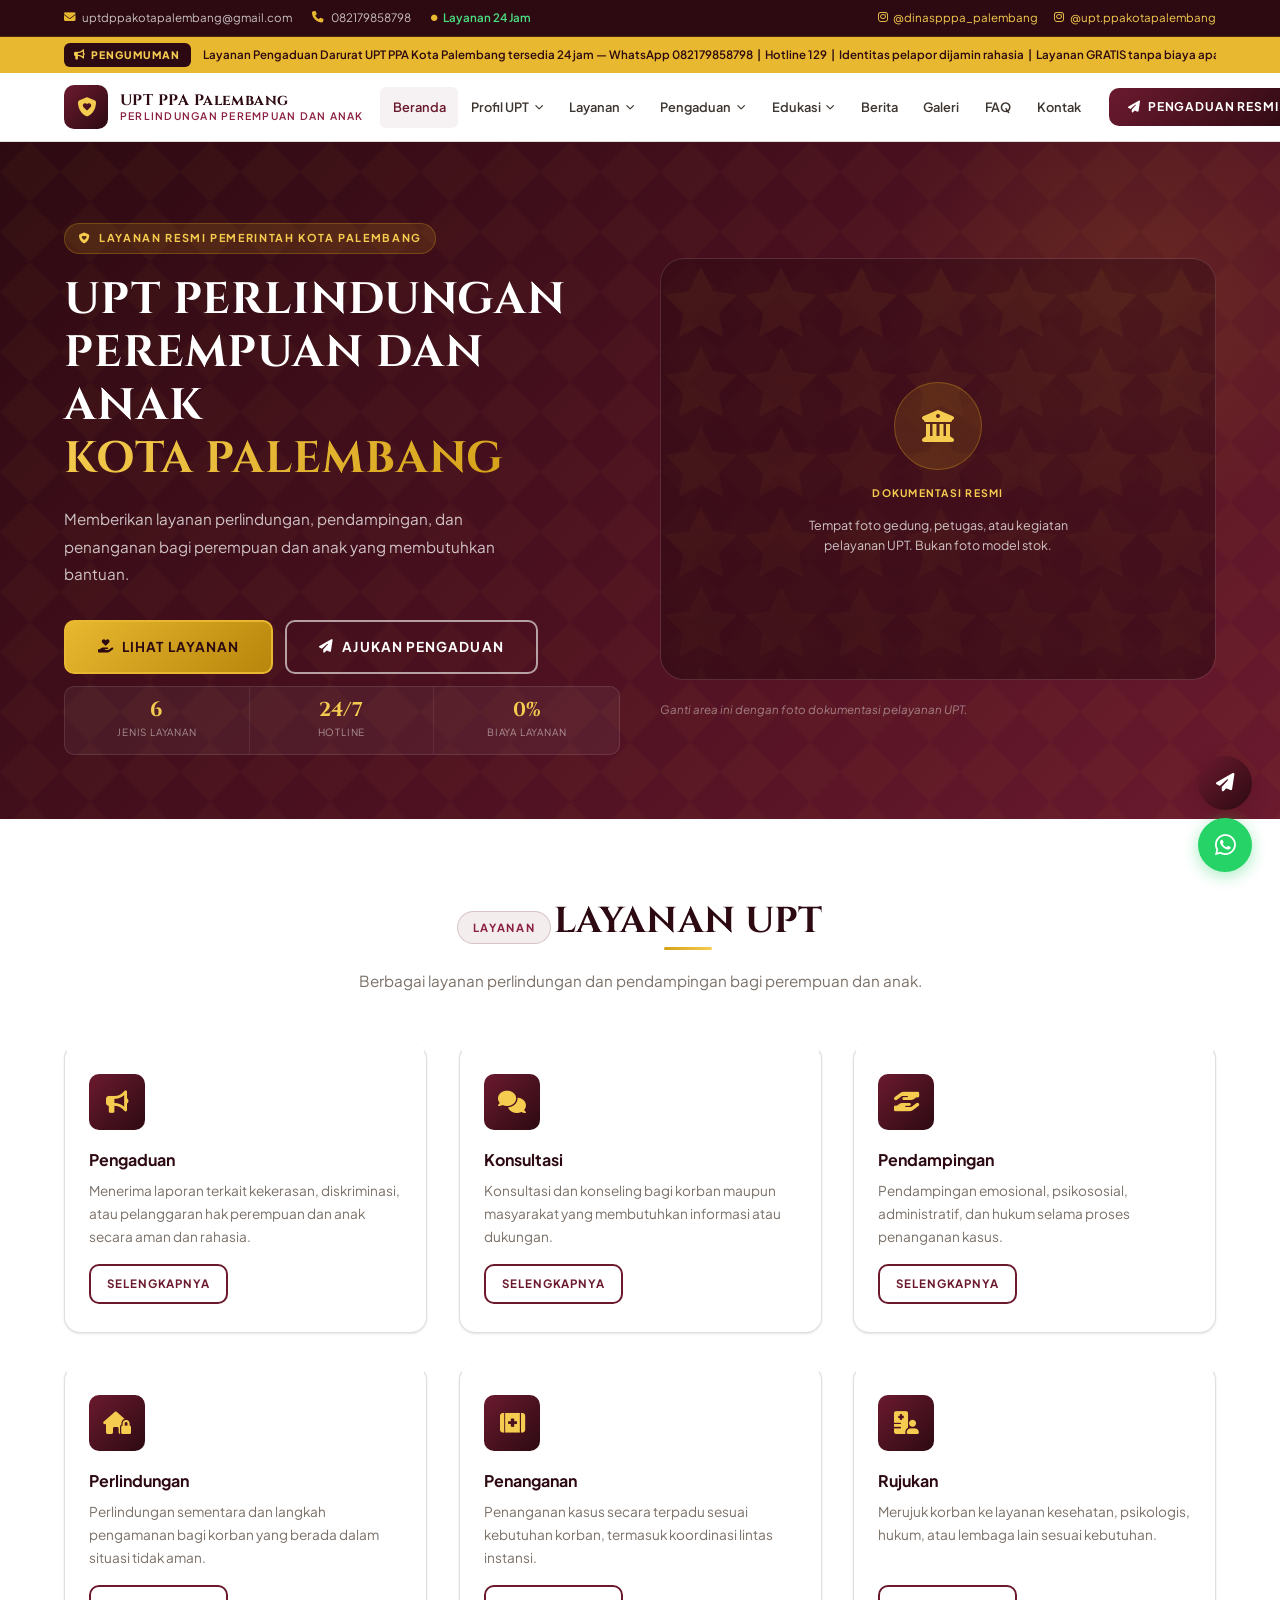
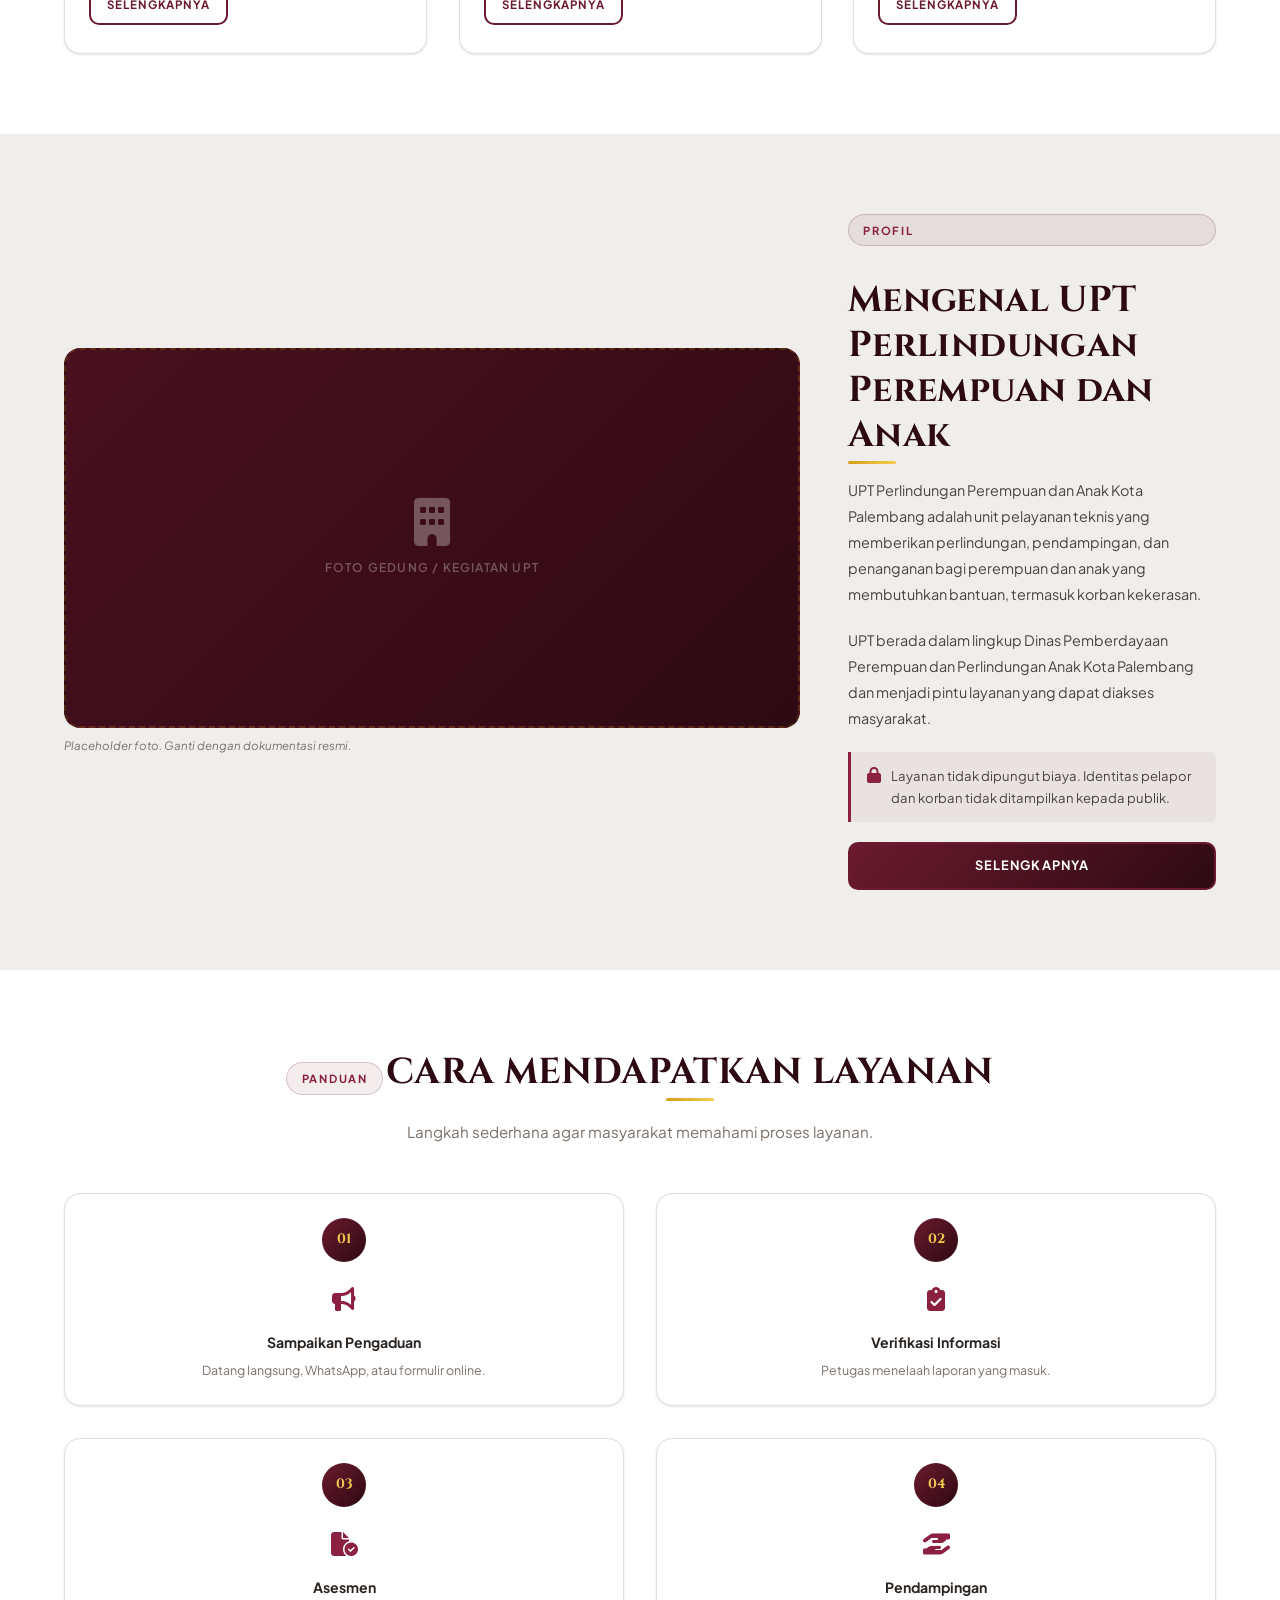
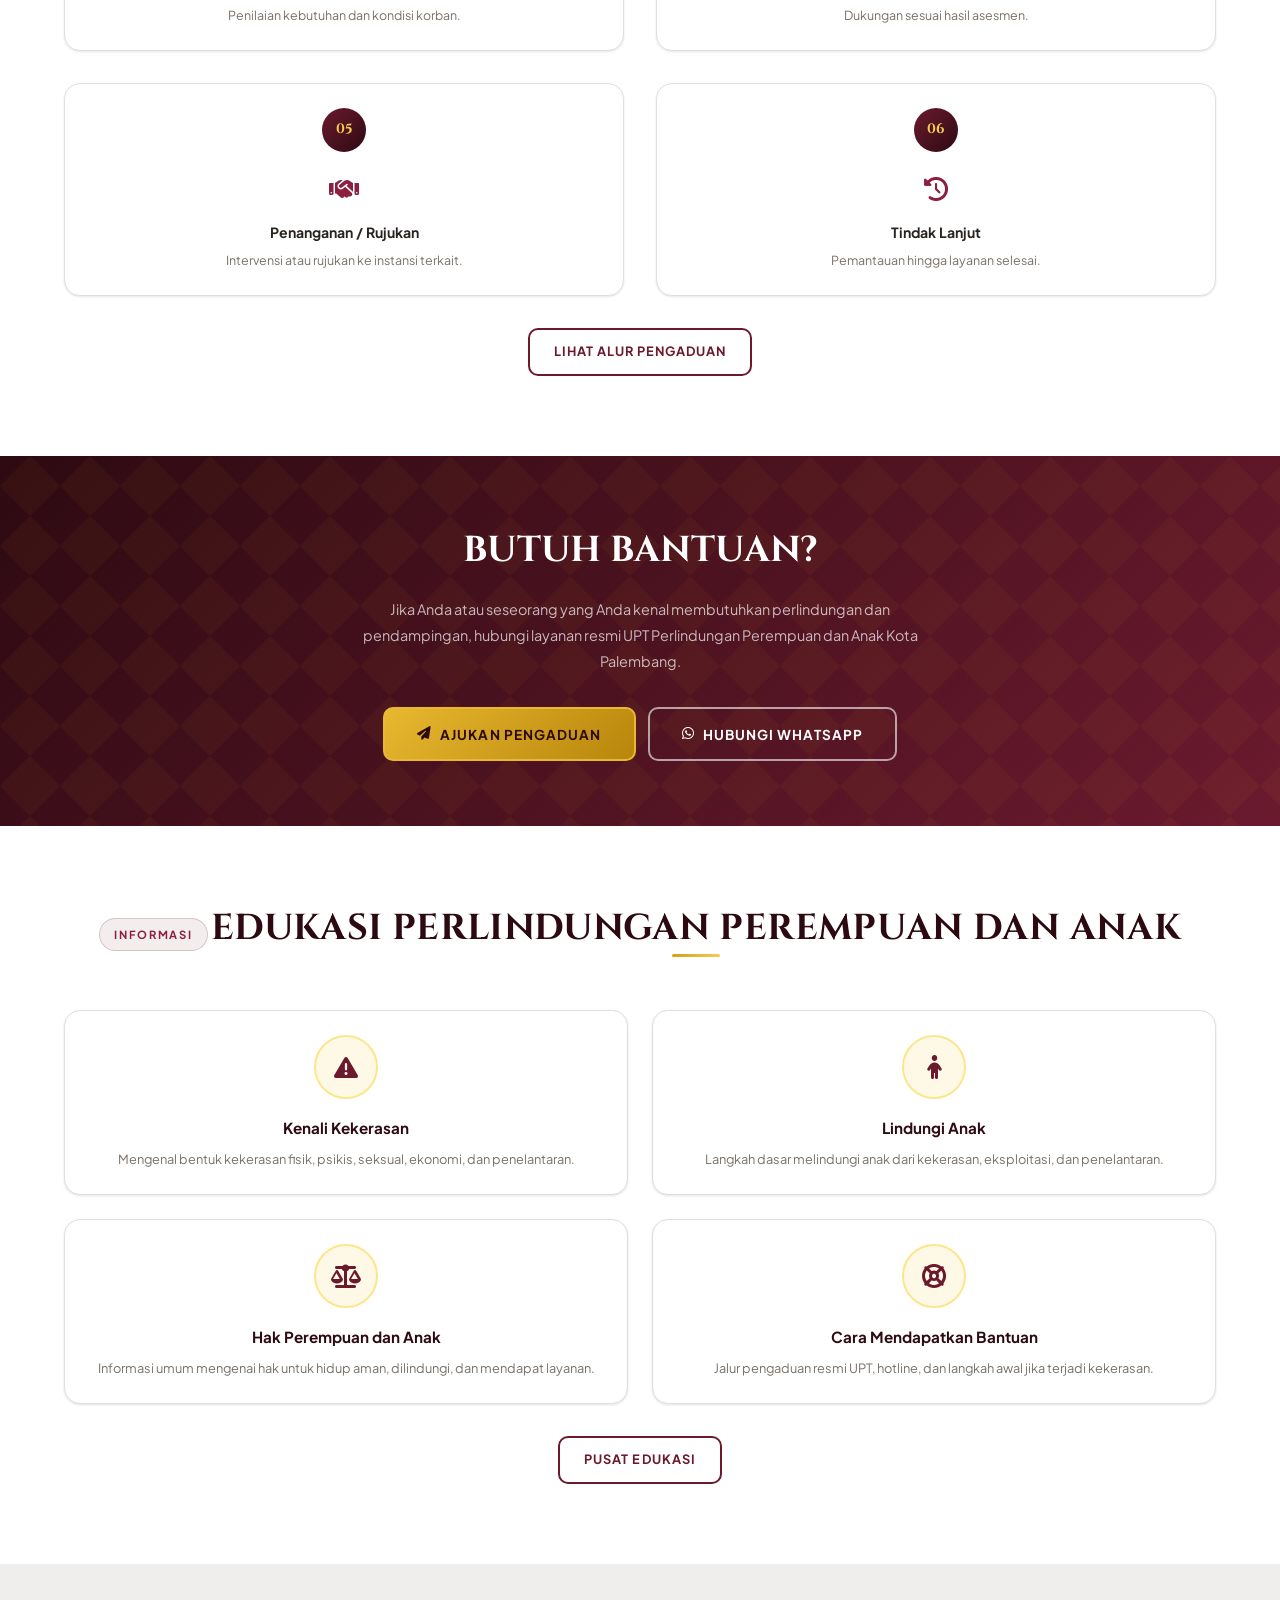
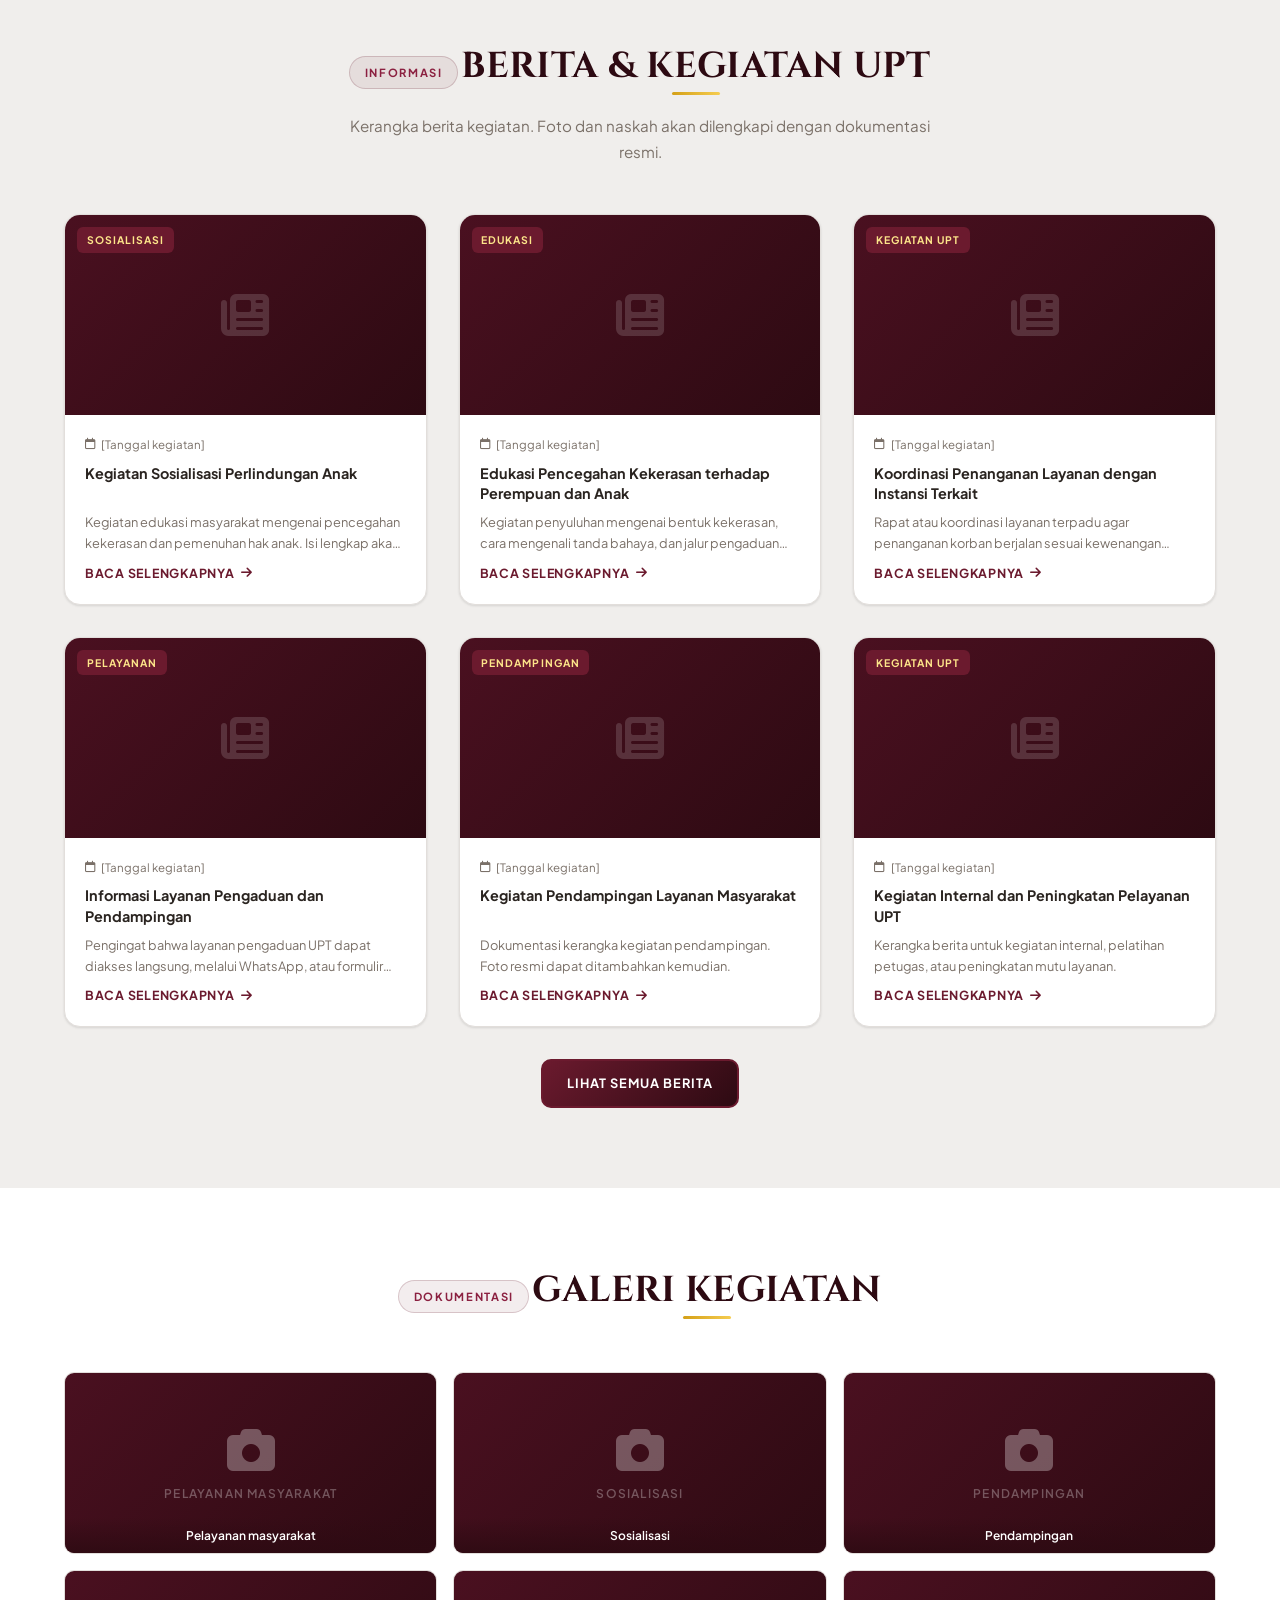
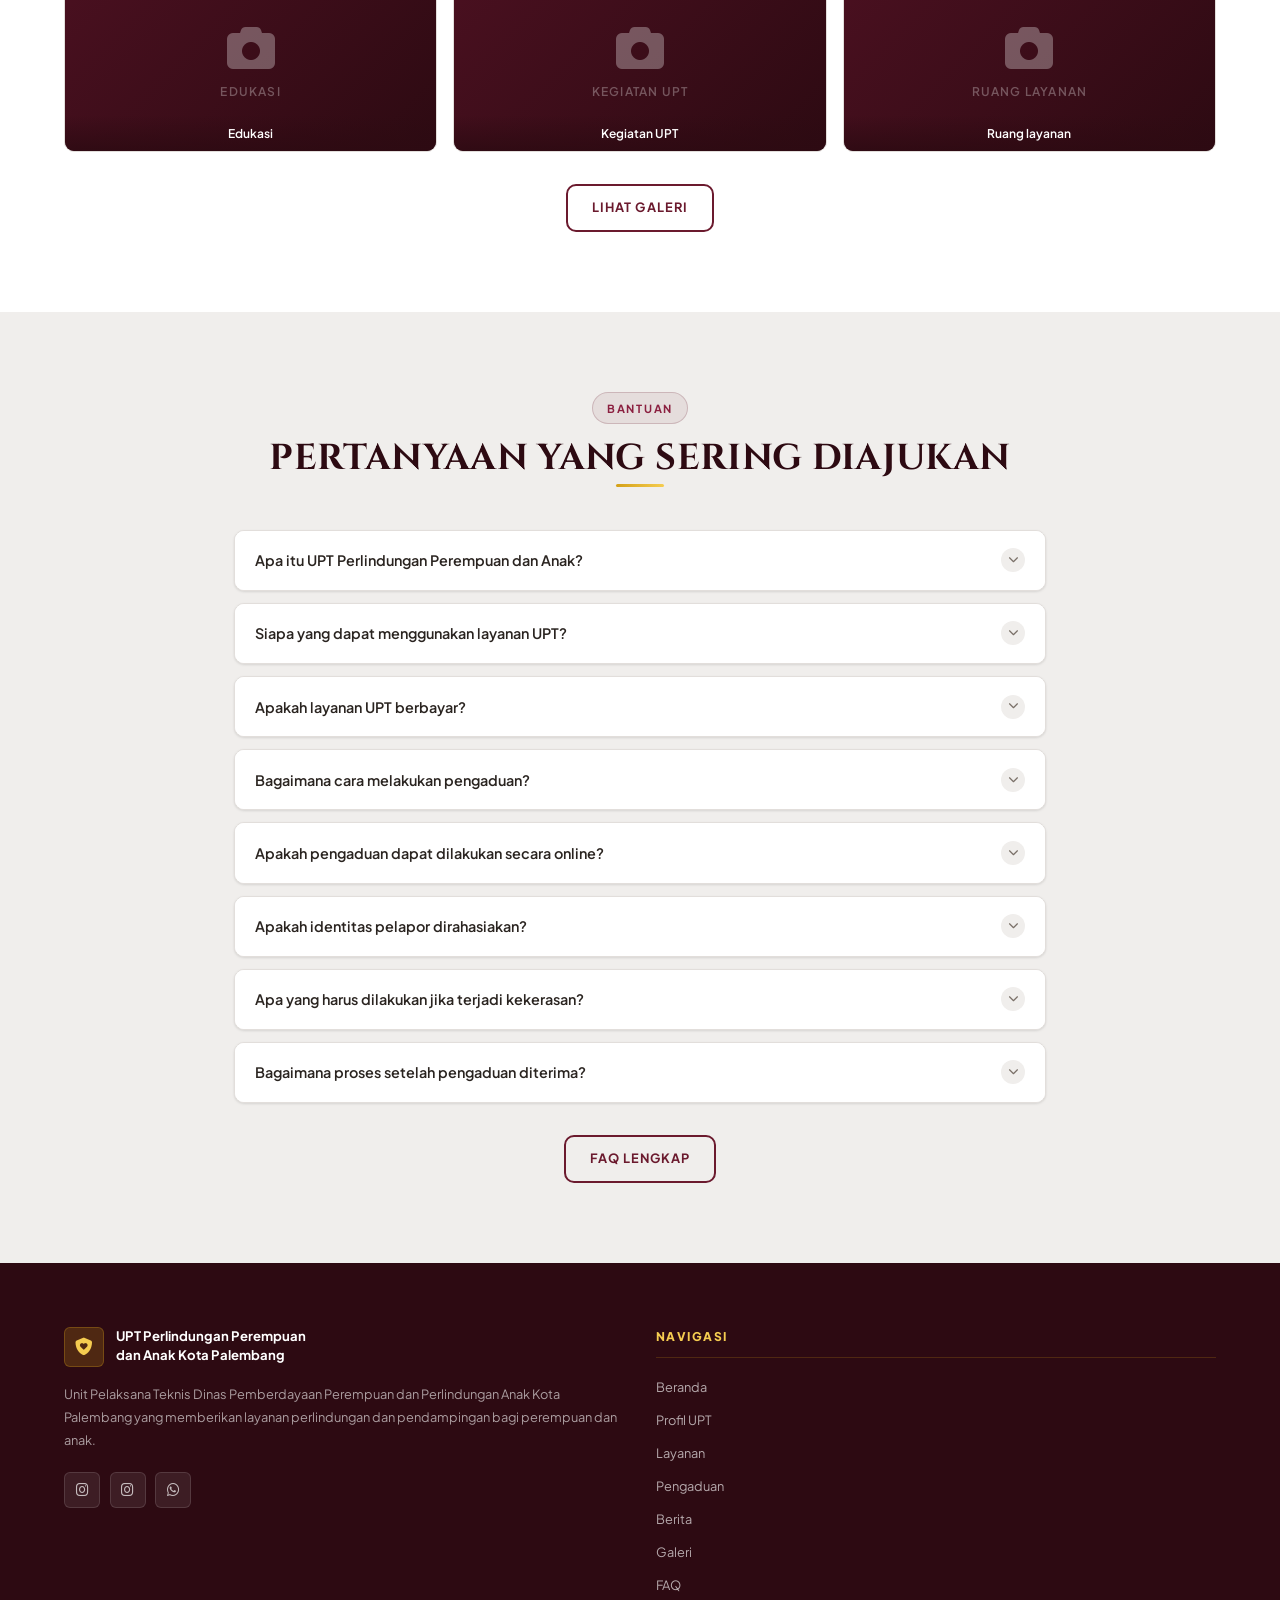
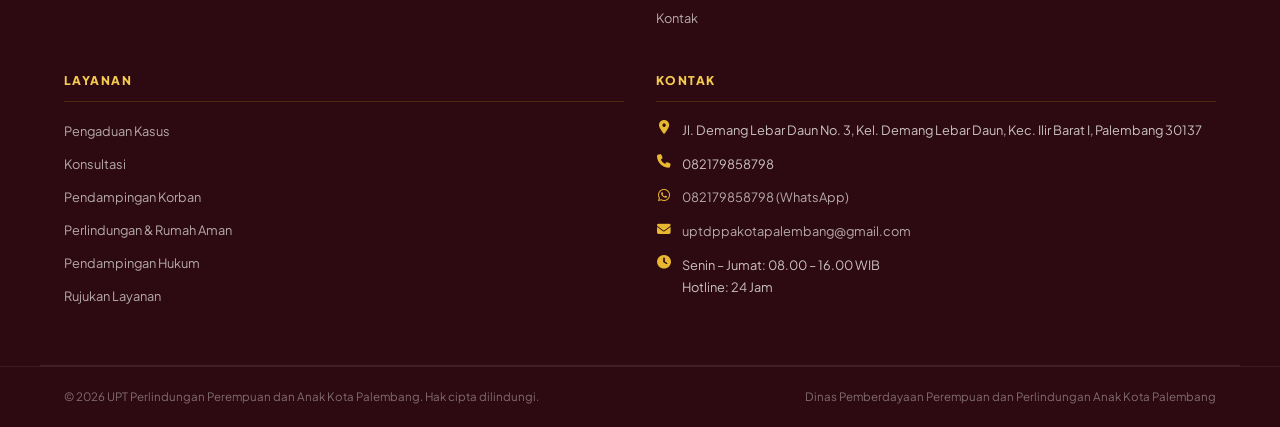
<file: index.html>
<!DOCTYPE html>
<html lang="id">
<head>
  <meta charset="UTF-8" />
  <meta name="viewport" content="width=device-width, initial-scale=1.0" />
  <title>UPT Perlindungan Perempuan dan Anak Kota Palembang</title>
  <meta name="description" content="Portal resmi UPT Perlindungan Perempuan dan Anak Kota Palembang — layanan pengaduan, pendampingan, dan perlindungan. Gratis dan rahasia." />
  <link rel="stylesheet" href="https://cdnjs.cloudflare.com/ajax/libs/font-awesome/6.4.0/css/all.min.css" />
  <link rel="stylesheet" href="https://unpkg.com/aos@next/dist/aos.css" />
  <link rel="stylesheet" href="https://fonts.googleapis.com/css2?family=Cinzel:wght@600;700;800&family=Plus+Jakarta+Sans:wght@300;400;500;600;700;800&display=swap" />
  <link rel="stylesheet" href="custom.css?v=2" />
</head>
<body>
  <div id="navbar-root"></div>
  <main>

    <section class="hero-section">
      <div class="hero-pattern"></div>
      <div class="hero-glow"></div>
      <div class="upt-container">
        <div class="hero-inner">
          <div class="hero-left" data-aos="fade-right" data-aos-duration="800">
            <div class="hero-label">
              <i class="fa-solid fa-shield-heart"></i>
              Layanan Resmi Pemerintah Kota Palembang
            </div>
            <h1 class="hero-title">
              UPT PERLINDUNGAN<br>
              PEREMPUAN DAN ANAK<br>
              <span>KOTA PALEMBANG</span>
            </h1>
            <p class="hero-desc">
              Memberikan layanan perlindungan, pendampingan, dan penanganan bagi perempuan dan anak yang membutuhkan bantuan.
            </p>
            <div class="hero-actions">
              <a href="layanan.html" class="btn btn-gold btn-lg">
                <i class="fa-solid fa-hand-holding-heart"></i> Lihat Layanan
              </a>
              <a href="pengaduan.html" class="btn btn-outline-white btn-lg">
                <i class="fa-solid fa-paper-plane"></i> Ajukan Pengaduan
              </a>
            </div>
            <div class="hero-stats">
              <div class="hero-stat">
                <div class="hero-stat-num">6</div>
                <div class="hero-stat-label">Jenis Layanan</div>
              </div>
              <div class="hero-stat">
                <div class="hero-stat-num">24/7</div>
                <div class="hero-stat-label">Hotline</div>
              </div>
              <div class="hero-stat">
                <div class="hero-stat-num">0%</div>
                <div class="hero-stat-label">Biaya Layanan</div>
              </div>
            </div>
          </div>
          <div class="hero-right" data-aos="fade-left" data-aos-duration="800">
            <div class="hero-visual">
              <div class="hero-visual-frame">
                <div class="hero-visual-icon"><i class="fa-solid fa-building-columns"></i></div>
                <p class="hero-visual-tag">Dokumentasi resmi</p>
                <p class="hero-visual-caption">Tempat foto gedung, petugas, atau kegiatan pelayanan UPT. Bukan foto model stok.</p>
              </div>
            </div>
            <p class="placeholder-note" style="color:rgba(255,255,255,.45);">Ganti area ini dengan foto dokumentasi pelayanan UPT.</p>
          </div>
        </div>
      </div>
    </section>

    <section class="upt-section bg-white" id="layanan">
      <div class="upt-container">
        <div class="section-header center" data-aos="fade-up">
          <span class="section-label">Layanan</span>
          <h2 class="section-title title-underline">LAYANAN UPT</h2>
          <p class="section-desc">Berbagai layanan perlindungan dan pendampingan bagi perempuan dan anak.</p>
        </div>
        <div class="grid-3" id="layanan-home"></div>
      </div>
    </section>

    <section class="upt-section bg-gray" id="tentang">
      <div class="upt-container">
        <div class="grid-2-1">
          <div class="tentang-img-col" data-aos="fade-right">
            <div class="img-placeholder">
              <i class="fa-solid fa-building"></i>
              <span>Foto gedung / kegiatan UPT</span>
            </div>
            <p class="placeholder-note">Placeholder foto. Ganti dengan dokumentasi resmi.</p>
          </div>
          <div class="tentang-text-col" data-aos="fade-left">
            <span class="section-label">Profil</span>
            <h2 class="section-title title-underline">Mengenal UPT Perlindungan Perempuan dan Anak</h2>
            <p>UPT Perlindungan Perempuan dan Anak Kota Palembang adalah unit pelayanan teknis yang memberikan perlindungan, pendampingan, dan penanganan bagi perempuan dan anak yang membutuhkan bantuan, termasuk korban kekerasan.</p>
            <p>UPT berada dalam lingkup Dinas Pemberdayaan Perempuan dan Perlindungan Anak Kota Palembang dan menjadi pintu layanan yang dapat diakses masyarakat.</p>
            <div class="tentang-highlight">
              <i class="fa-solid fa-lock"></i>
              <span>Layanan tidak dipungut biaya. Identitas pelapor dan korban tidak ditampilkan kepada publik.</span>
            </div>
            <a href="profil.html" class="btn btn-primary">Selengkapnya</a>
          </div>
        </div>
      </div>
    </section>

    <section class="upt-section bg-white" id="cara-layanan">
      <div class="upt-container">
        <div class="section-header center" data-aos="fade-up">
          <span class="section-label">Panduan</span>
          <h2 class="section-title title-underline">CARA MENDAPATKAN LAYANAN</h2>
          <p class="section-desc">Langkah sederhana agar masyarakat memahami proses layanan.</p>
        </div>
        <div class="alur-grid">
          <div class="alur-card" data-aos="fade-up">
            <div class="alur-num">01</div>
            <div class="alur-icon"><i class="fa-solid fa-bullhorn"></i></div>
            <h3 class="alur-title">Sampaikan Pengaduan</h3>
            <p class="alur-desc">Datang langsung, WhatsApp, atau formulir online.</p>
          </div>
          <div class="alur-card" data-aos="fade-up" data-aos-delay="50">
            <div class="alur-num">02</div>
            <div class="alur-icon"><i class="fa-solid fa-clipboard-check"></i></div>
            <h3 class="alur-title">Verifikasi Informasi</h3>
            <p class="alur-desc">Petugas menelaah laporan yang masuk.</p>
          </div>
          <div class="alur-card" data-aos="fade-up" data-aos-delay="100">
            <div class="alur-num">03</div>
            <div class="alur-icon"><i class="fa-solid fa-file-circle-check"></i></div>
            <h3 class="alur-title">Asesmen</h3>
            <p class="alur-desc">Penilaian kebutuhan dan kondisi korban.</p>
          </div>
          <div class="alur-card" data-aos="fade-up" data-aos-delay="150">
            <div class="alur-num">04</div>
            <div class="alur-icon"><i class="fa-solid fa-hand-holding-hand"></i></div>
            <h3 class="alur-title">Pendampingan</h3>
            <p class="alur-desc">Dukungan sesuai hasil asesmen.</p>
          </div>
          <div class="alur-card" data-aos="fade-up" data-aos-delay="200">
            <div class="alur-num">05</div>
            <div class="alur-icon"><i class="fa-solid fa-handshake"></i></div>
            <h3 class="alur-title">Penanganan / Rujukan</h3>
            <p class="alur-desc">Intervensi atau rujukan ke instansi terkait.</p>
          </div>
          <div class="alur-card" data-aos="fade-up" data-aos-delay="250">
            <div class="alur-num">06</div>
            <div class="alur-icon"><i class="fa-solid fa-clock-rotate-left"></i></div>
            <h3 class="alur-title">Tindak Lanjut</h3>
            <p class="alur-desc">Pemantauan hingga layanan selesai.</p>
          </div>
        </div>
        <div class="text-center mt-4">
          <a href="alur-pengaduan.html" class="btn btn-outline">Lihat Alur Pengaduan</a>
        </div>
      </div>
    </section>

    <section class="cta-section" id="bantuan">
      <div class="upt-container cta-inner" data-aos="fade-up">
        <h2 class="cta-title">BUTUH BANTUAN?</h2>
        <p class="cta-desc">Jika Anda atau seseorang yang Anda kenal membutuhkan perlindungan dan pendampingan, hubungi layanan resmi UPT Perlindungan Perempuan dan Anak Kota Palembang.</p>
        <div class="cta-actions">
          <a href="pengaduan.html" class="btn btn-gold btn-lg"><i class="fa-solid fa-paper-plane"></i> Ajukan Pengaduan</a>
          <a href="https://wa.me/6282179858798?text=Halo%20UPT%20PPA%20Kota%20Palembang%2C%20saya%20membutuhkan%20bantuan." target="_blank" rel="noopener" class="btn btn-outline-white btn-lg"><i class="fa-brands fa-whatsapp"></i> Hubungi WhatsApp</a>
        </div>
      </div>
    </section>

    <section class="upt-section bg-white" id="edukasi">
      <div class="upt-container">
        <div class="section-header center" data-aos="fade-up">
          <span class="section-label">Informasi</span>
          <h2 class="section-title title-underline">EDUKASI PERLINDUNGAN PEREMPUAN DAN ANAK</h2>
        </div>
        <div class="grid-4" id="edukasi-list" data-home="true"></div>
        <div class="text-center mt-4">
          <a href="edukasi.html" class="btn btn-outline">Pusat Edukasi</a>
        </div>
      </div>
    </section>

    <section class="upt-section bg-gray" id="berita">
      <div class="upt-container">
        <div class="section-header center" data-aos="fade-up">
          <span class="section-label">Informasi</span>
          <h2 class="section-title title-underline">BERITA &amp; KEGIATAN UPT</h2>
          <p class="section-desc">Kerangka berita kegiatan. Foto dan naskah akan dilengkapi dengan dokumentasi resmi.</p>
        </div>
        <div class="grid-3" id="berita-home"></div>
        <div class="text-center mt-4">
          <a href="berita.html" class="btn btn-primary">Lihat Semua Berita</a>
        </div>
      </div>
    </section>

    <section class="upt-section bg-white" id="galeri">
      <div class="upt-container">
        <div class="section-header center" data-aos="fade-up">
          <span class="section-label">Dokumentasi</span>
          <h2 class="section-title title-underline">GALERI KEGIATAN</h2>
        </div>
        <div class="gallery-grid" id="galeri-grid" data-home="true"></div>
        <div class="text-center mt-4">
          <a href="galeri.html" class="btn btn-outline">Lihat Galeri</a>
        </div>
      </div>
    </section>

    <section class="upt-section bg-gray" id="faq">
      <div class="upt-container" style="max-width:860px;">
        <div class="section-header center" data-aos="fade-up">
          <span class="section-label">Bantuan</span>
          <h2 class="section-title title-underline">PERTANYAAN YANG SERING DIAJUKAN</h2>
        </div>
        <div class="faq-list" id="faq-list" data-home="true"></div>
        <div class="text-center mt-4">
          <a href="faq.html" class="btn btn-outline">FAQ Lengkap</a>
        </div>
      </div>
    </section>

  </main>
  <div id="footer-root"></div>
  <script src="https://unpkg.com/aos@next/dist/aos.js"></script>
  <script src="js/site-data.js"></script>
  <script src="js/components.js"></script>
  <script src="js/pages.js"></script>
</body>
</html>
</file>
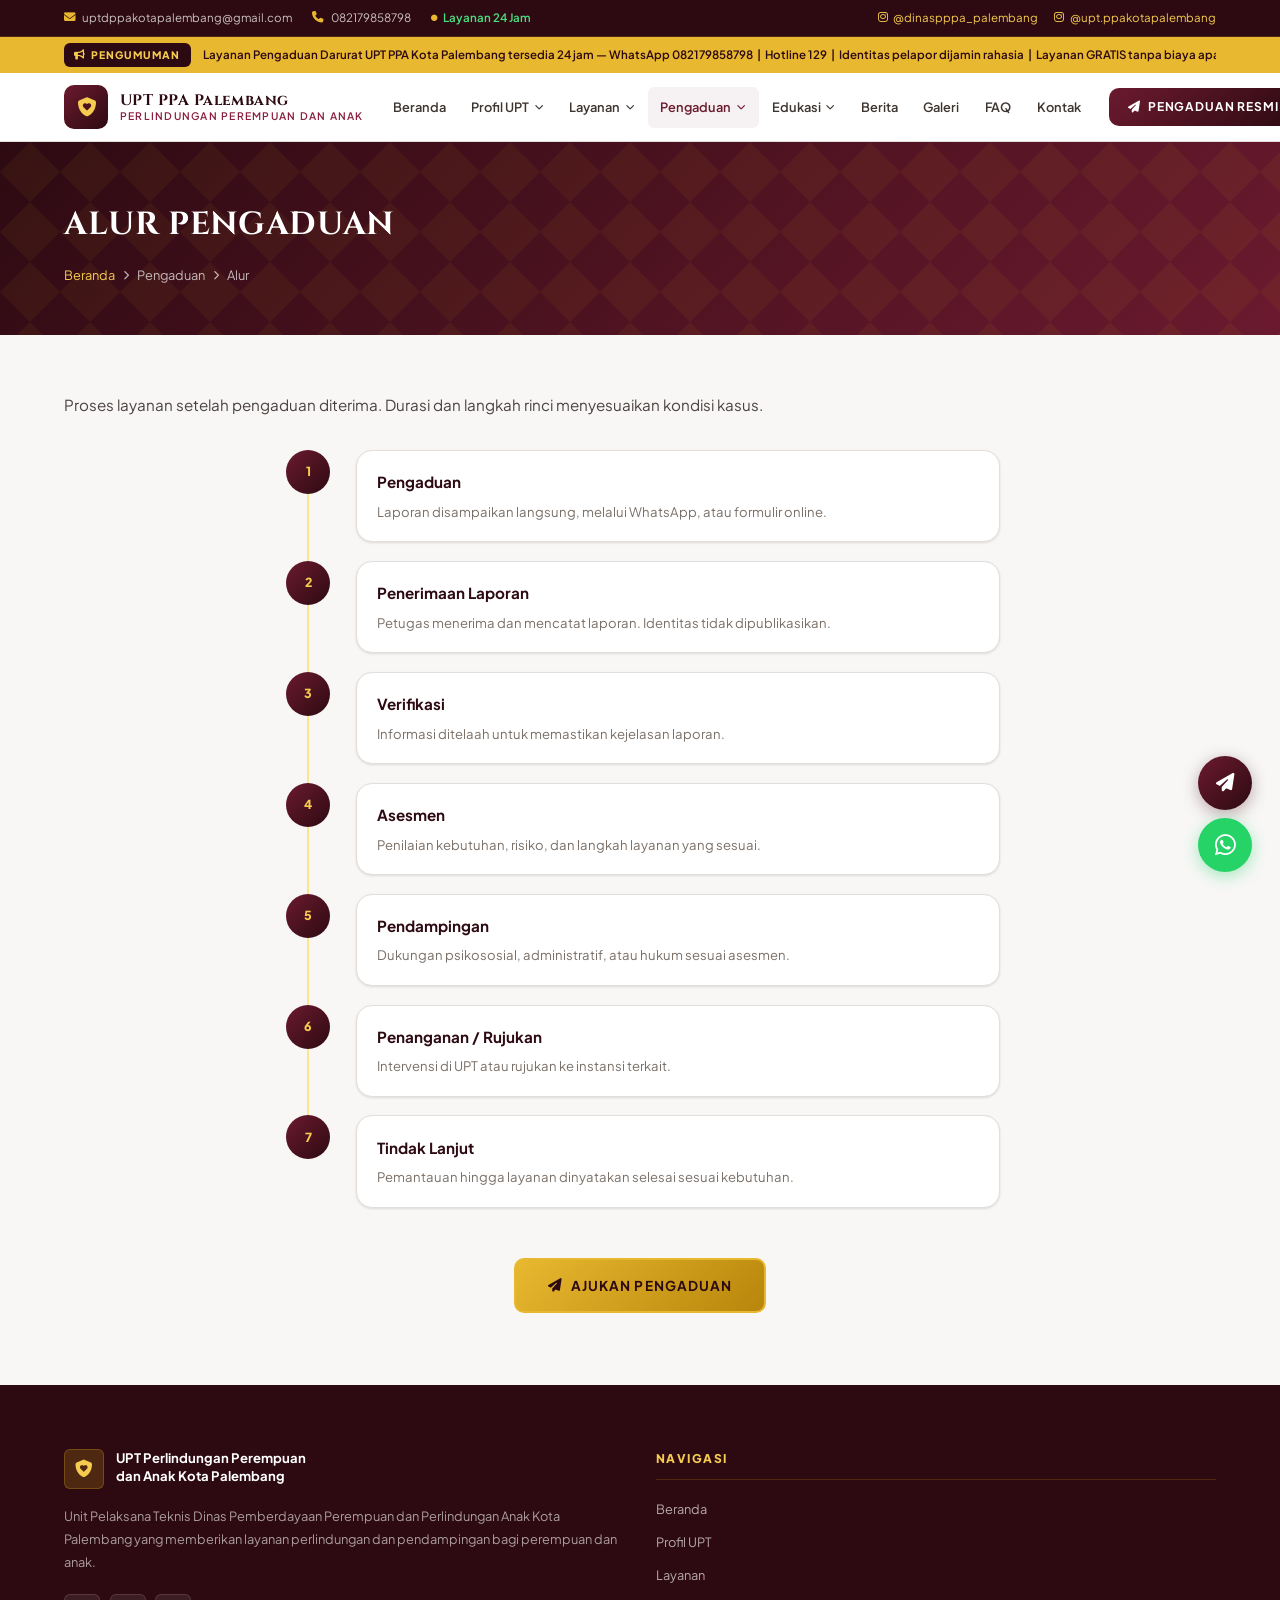
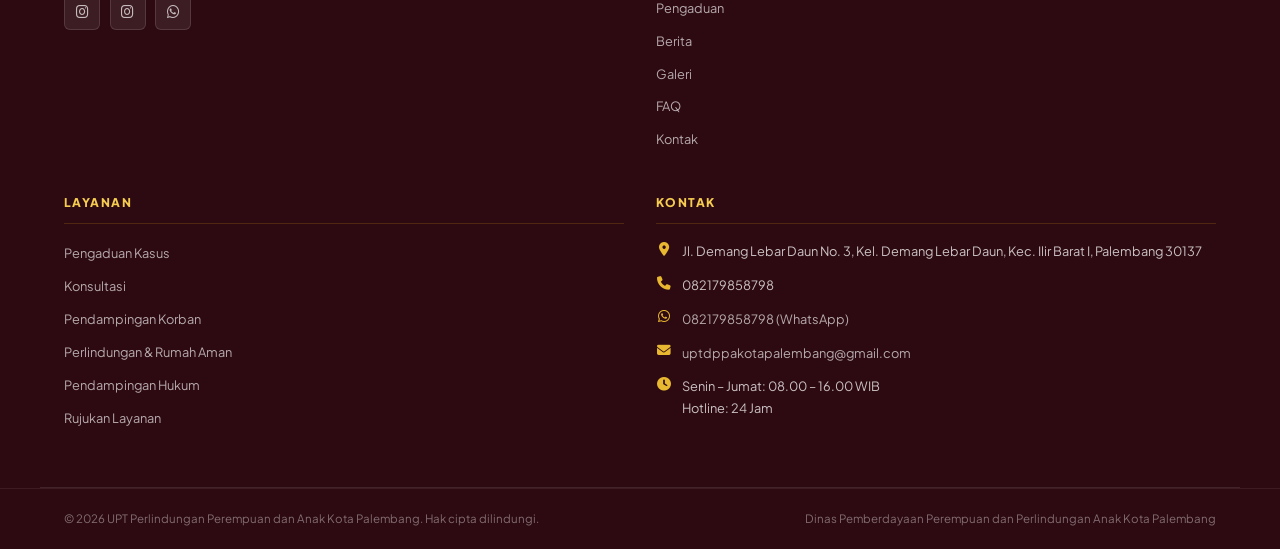
<file: alur-pengaduan.html>
<!DOCTYPE html>
<html lang="id">
<head>
  <meta charset="UTF-8" />
  <meta name="viewport" content="width=device-width, initial-scale=1.0" />
  <title>Alur Pengaduan — UPT Perlindungan Perempuan dan Anak Kota Palembang</title>
  <link rel="stylesheet" href="https://cdnjs.cloudflare.com/ajax/libs/font-awesome/6.4.0/css/all.min.css" />
  <link rel="stylesheet" href="https://unpkg.com/aos@next/dist/aos.css" />
  <link rel="stylesheet" href="https://fonts.googleapis.com/css2?family=Cinzel:wght@600;700;800&family=Plus+Jakarta+Sans:wght@300;400;500;600;700;800&display=swap" />
  <link rel="stylesheet" href="custom.css" />
</head>
<body>
  <div id="navbar-root"></div>
  <header class="page-header">
    <div class="upt-container page-header-inner">
      <h1>ALUR PENGADUAN</h1>
      <nav class="breadcrumb"><a href="index.html">Beranda</a> <i class="fa-solid fa-chevron-right"></i> Pengaduan <i class="fa-solid fa-chevron-right"></i> Alur</nav>
    </div>
  </header>
  <main class="page-body">
    <div class="upt-container">
      <p class="page-intro">Proses layanan setelah pengaduan diterima. Durasi dan langkah rinci menyesuaikan kondisi kasus.</p>
      <div class="timeline">
        <div class="timeline-item">
          <div class="timeline-rail"><div class="timeline-dot">1</div><div class="timeline-stem"></div></div>
          <div class="timeline-card"><h3>Pengaduan</h3><p>Laporan disampaikan langsung, melalui WhatsApp, atau formulir online.</p></div>
        </div>
        <div class="timeline-item">
          <div class="timeline-rail"><div class="timeline-dot">2</div><div class="timeline-stem"></div></div>
          <div class="timeline-card"><h3>Penerimaan Laporan</h3><p>Petugas menerima dan mencatat laporan. Identitas tidak dipublikasikan.</p></div>
        </div>
        <div class="timeline-item">
          <div class="timeline-rail"><div class="timeline-dot">3</div><div class="timeline-stem"></div></div>
          <div class="timeline-card"><h3>Verifikasi</h3><p>Informasi ditelaah untuk memastikan kejelasan laporan.</p></div>
        </div>
        <div class="timeline-item">
          <div class="timeline-rail"><div class="timeline-dot">4</div><div class="timeline-stem"></div></div>
          <div class="timeline-card"><h3>Asesmen</h3><p>Penilaian kebutuhan, risiko, dan langkah layanan yang sesuai.</p></div>
        </div>
        <div class="timeline-item">
          <div class="timeline-rail"><div class="timeline-dot">5</div><div class="timeline-stem"></div></div>
          <div class="timeline-card"><h3>Pendampingan</h3><p>Dukungan psikososial, administratif, atau hukum sesuai asesmen.</p></div>
        </div>
        <div class="timeline-item">
          <div class="timeline-rail"><div class="timeline-dot">6</div><div class="timeline-stem"></div></div>
          <div class="timeline-card"><h3>Penanganan / Rujukan</h3><p>Intervensi di UPT atau rujukan ke instansi terkait.</p></div>
        </div>
        <div class="timeline-item">
          <div class="timeline-rail"><div class="timeline-dot">7</div></div>
          <div class="timeline-card"><h3>Tindak Lanjut</h3><p>Pemantauan hingga layanan dinyatakan selesai sesuai kebutuhan.</p></div>
        </div>
      </div>
      <div class="text-center mt-4">
        <a href="pengaduan.html" class="btn btn-gold btn-lg"><i class="fa-solid fa-paper-plane"></i> Ajukan Pengaduan</a>
      </div>
    </div>
  </main>
  <div id="footer-root"></div>
  <script src="https://unpkg.com/aos@next/dist/aos.js"></script>
  <script src="js/site-data.js"></script>
  <script src="js/components.js"></script>
  <script src="js/pages.js"></script>
</body>
</html>
</file>
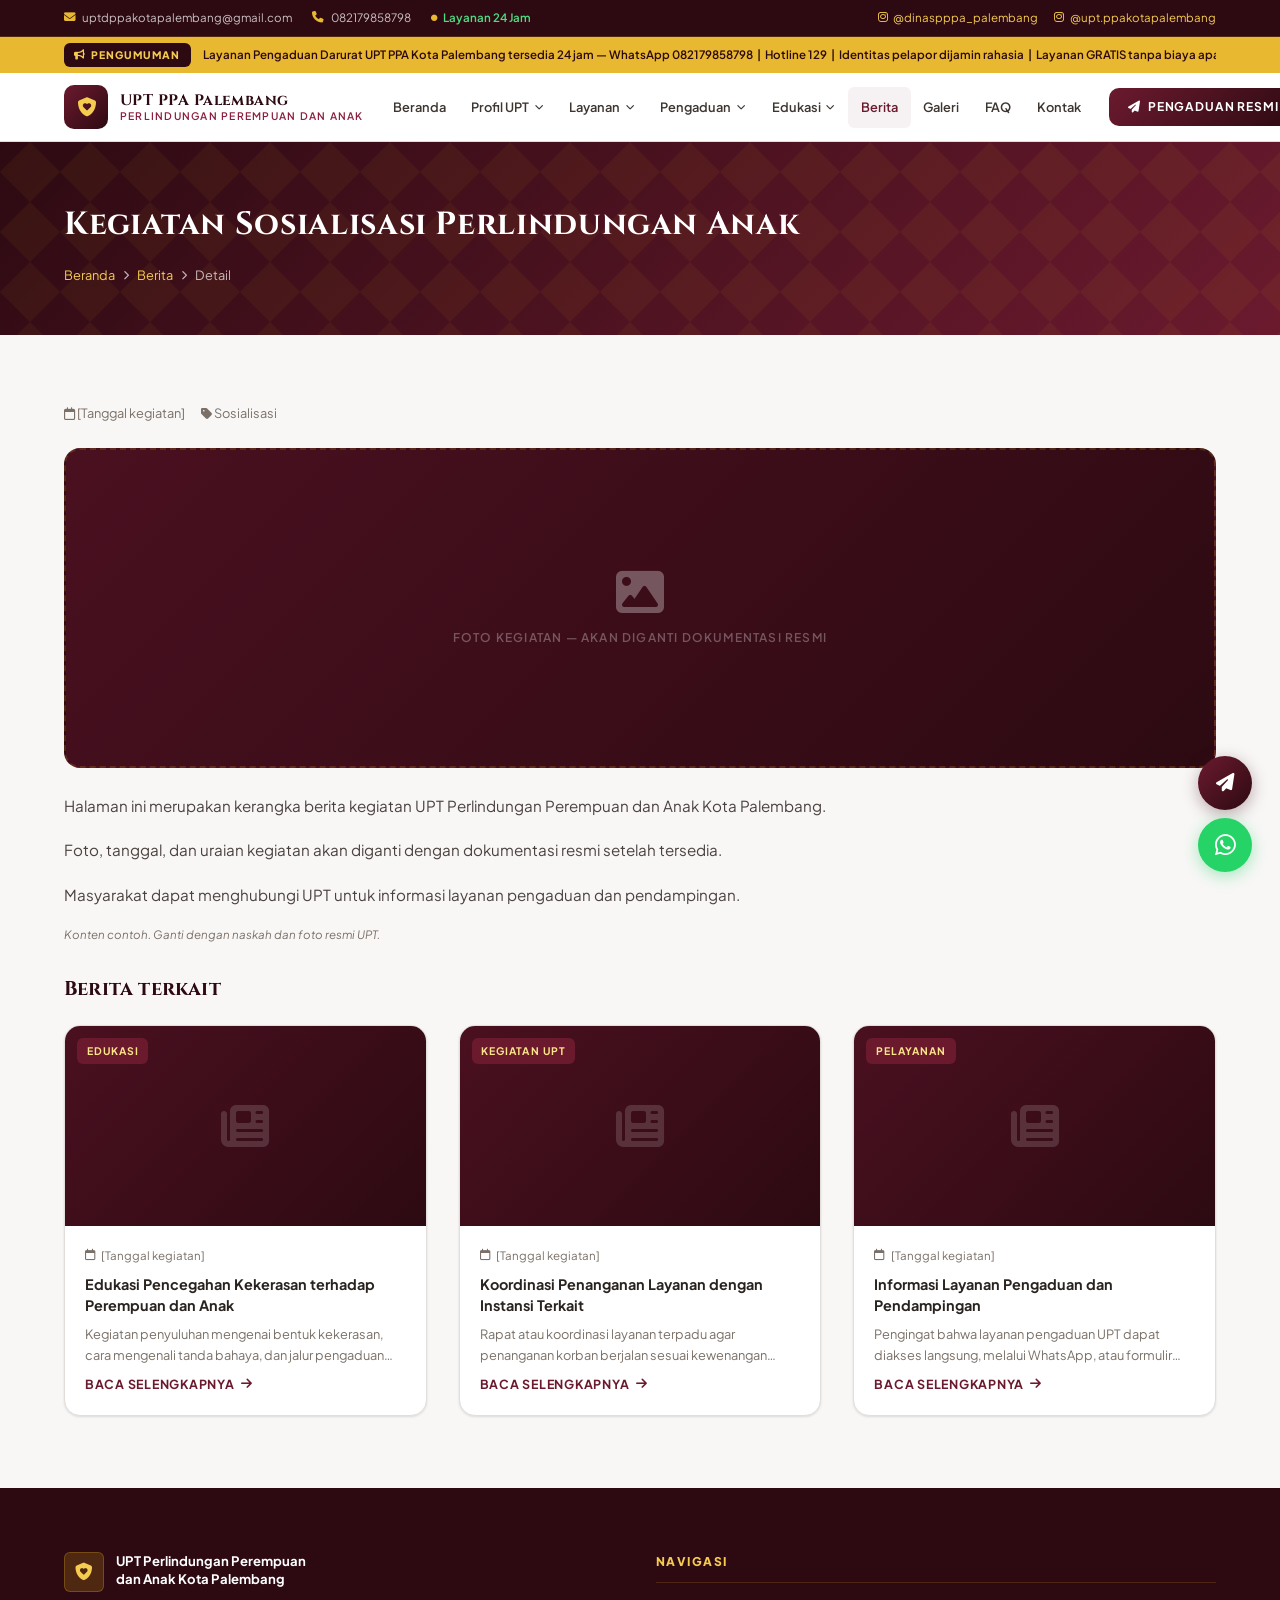
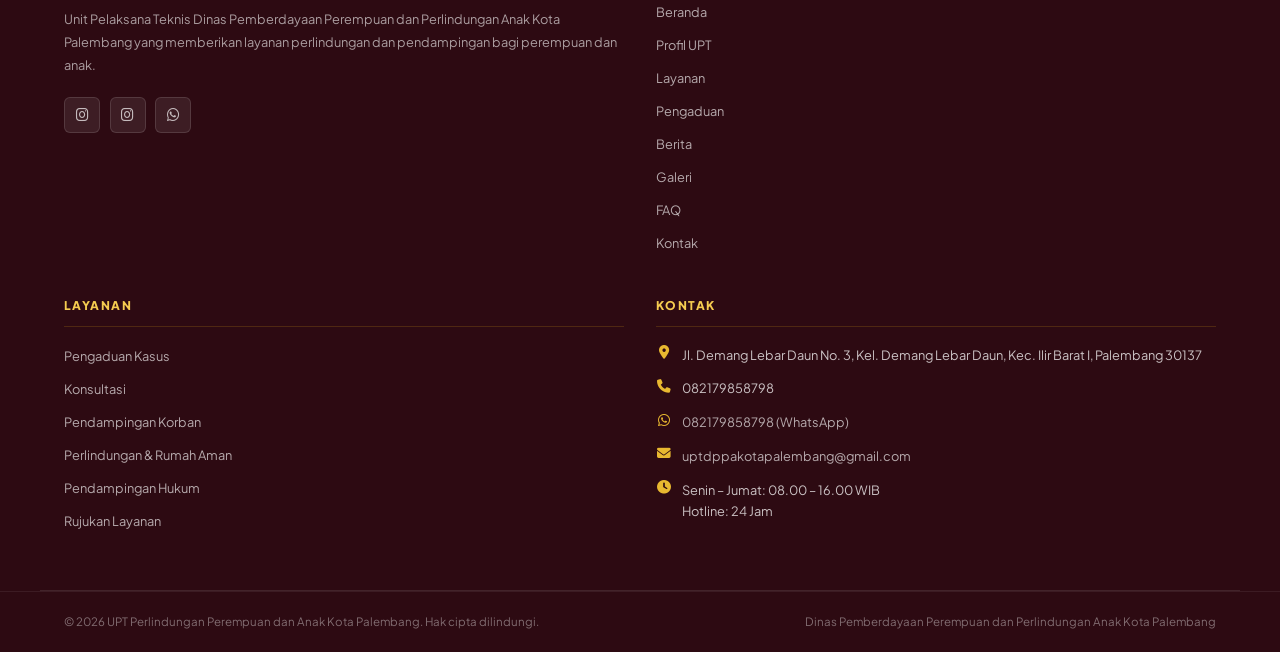
<file: berita-detail.html>
<!DOCTYPE html>
<html lang="id">
<head>
  <meta charset="UTF-8" />
  <meta name="viewport" content="width=device-width, initial-scale=1.0" />
  <title>Detail Berita — UPT Perlindungan Perempuan dan Anak Kota Palembang</title>
  <link rel="stylesheet" href="https://cdnjs.cloudflare.com/ajax/libs/font-awesome/6.4.0/css/all.min.css" />
  <link rel="stylesheet" href="https://unpkg.com/aos@next/dist/aos.css" />
  <link rel="stylesheet" href="https://fonts.googleapis.com/css2?family=Cinzel:wght@600;700;800&family=Plus+Jakarta+Sans:wght@300;400;500;600;700;800&display=swap" />
  <link rel="stylesheet" href="custom.css" />
</head>
<body>
  <div id="navbar-root"></div>
  <header class="page-header">
    <div class="upt-container page-header-inner">
      <h1 id="page-title">Detail Berita</h1>
      <nav class="breadcrumb"><a href="index.html">Beranda</a> <i class="fa-solid fa-chevron-right"></i> <a href="berita.html">Berita</a> <i class="fa-solid fa-chevron-right"></i> Detail</nav>
    </div>
  </header>
  <main class="page-body">
    <div class="upt-container" id="berita-detail-root"></div>
  </main>
  <div id="footer-root"></div>
  <script src="https://unpkg.com/aos@next/dist/aos.js"></script>
  <script src="js/site-data.js"></script>
  <script src="js/components.js"></script>
  <script src="js/pages.js"></script>
</body>
</html>
</file>
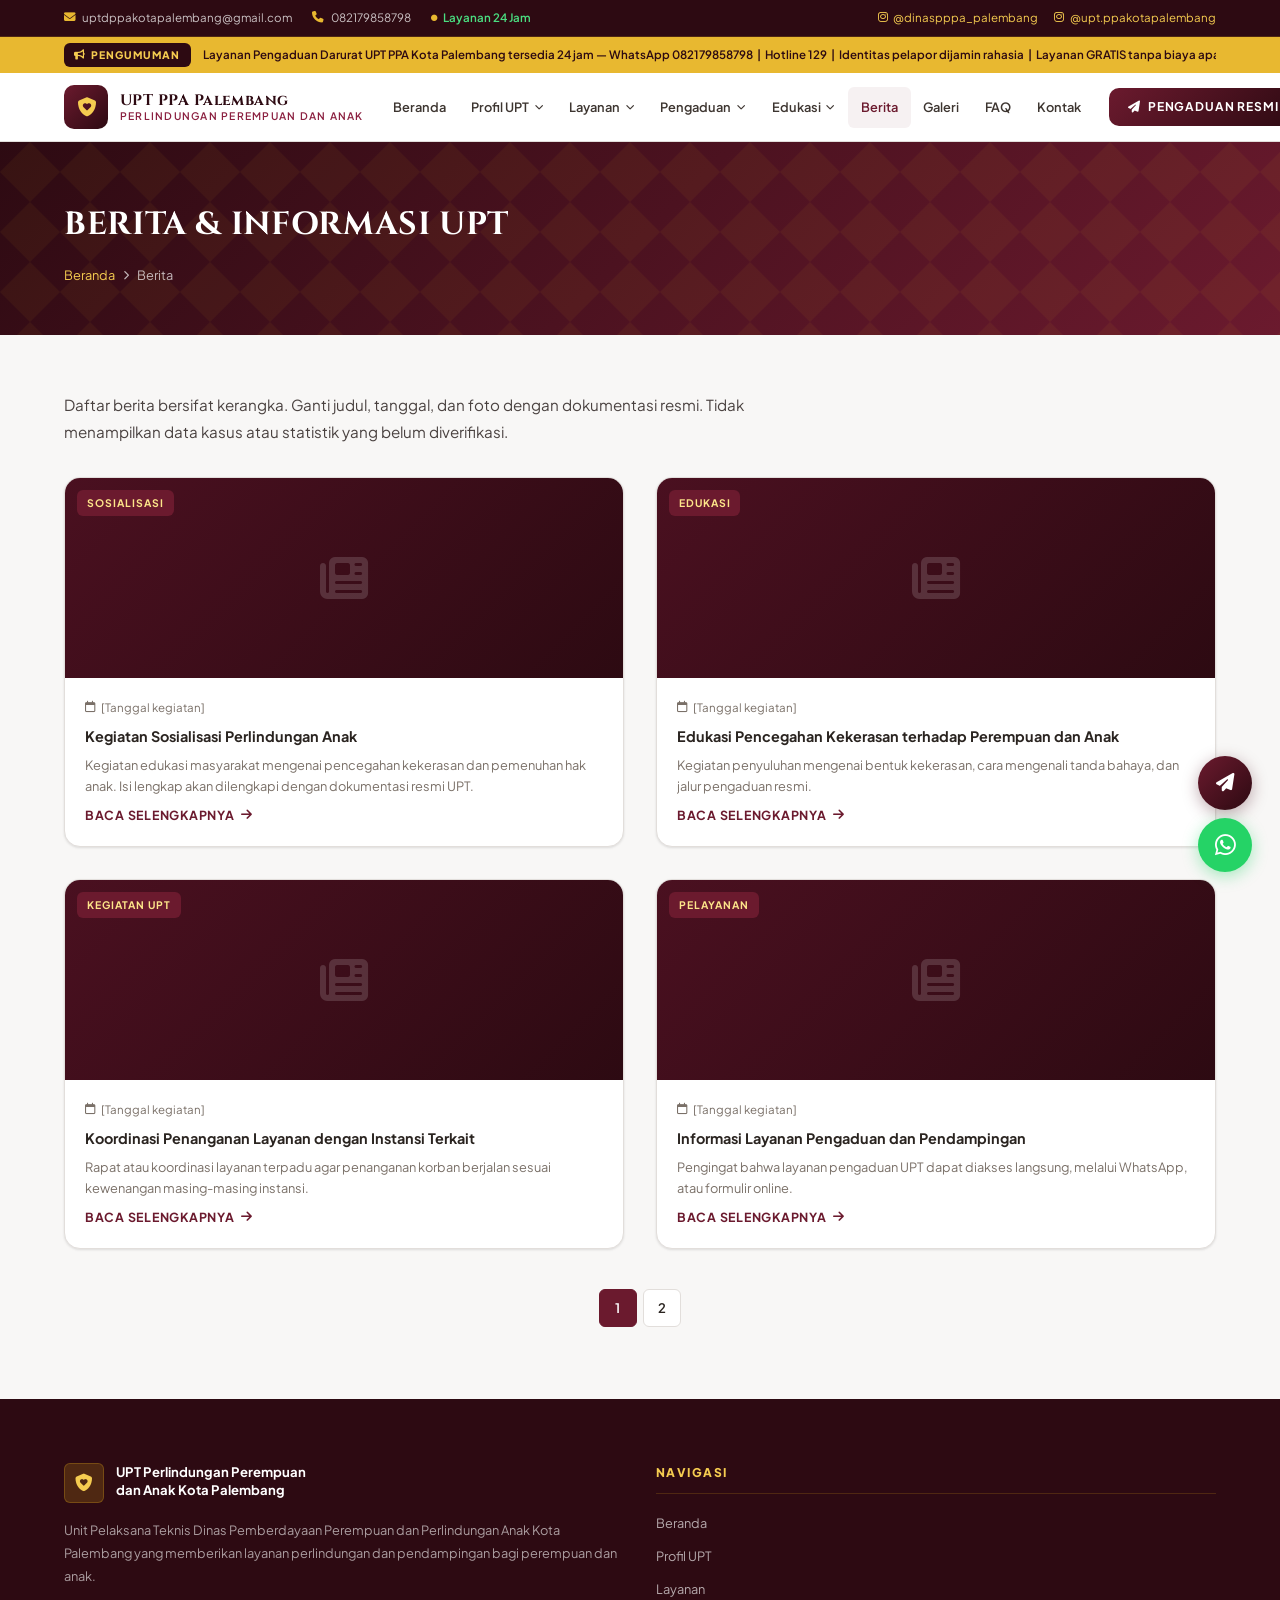
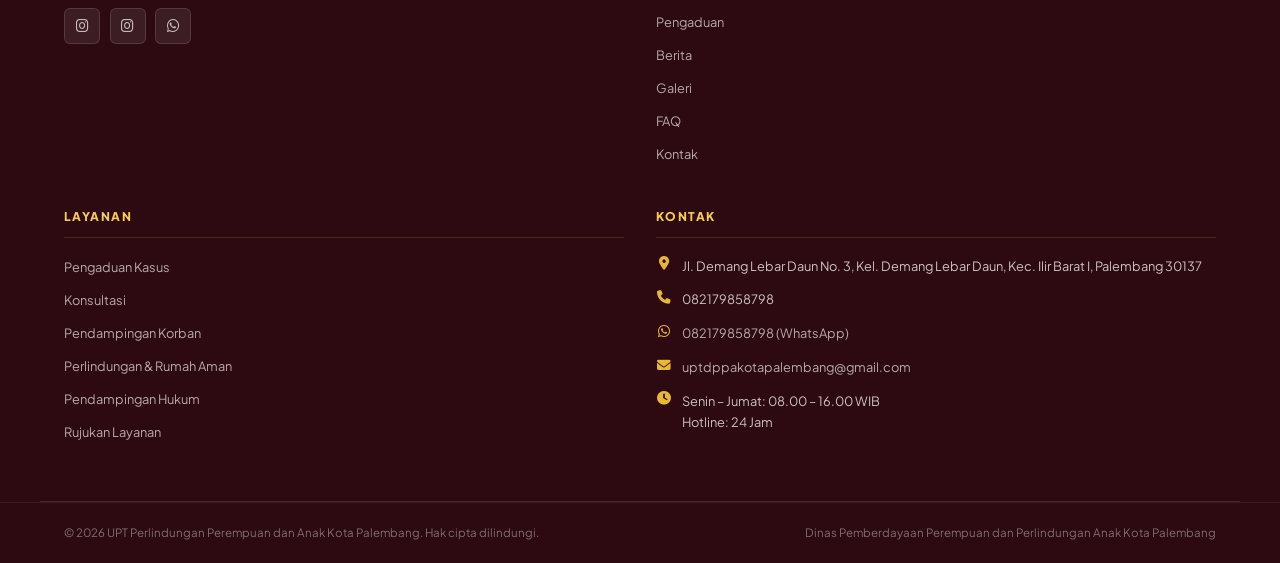
<file: berita.html>
<!DOCTYPE html>
<html lang="id">
<head>
  <meta charset="UTF-8" />
  <meta name="viewport" content="width=device-width, initial-scale=1.0" />
  <title>Berita &amp; Informasi — UPT Perlindungan Perempuan dan Anak Kota Palembang</title>
  <link rel="stylesheet" href="https://cdnjs.cloudflare.com/ajax/libs/font-awesome/6.4.0/css/all.min.css" />
  <link rel="stylesheet" href="https://unpkg.com/aos@next/dist/aos.css" />
  <link rel="stylesheet" href="https://fonts.googleapis.com/css2?family=Cinzel:wght@600;700;800&family=Plus+Jakarta+Sans:wght@300;400;500;600;700;800&display=swap" />
  <link rel="stylesheet" href="custom.css" />
</head>
<body>
  <div id="navbar-root"></div>
  <header class="page-header">
    <div class="upt-container page-header-inner">
      <h1>BERITA &amp; INFORMASI UPT</h1>
      <nav class="breadcrumb"><a href="index.html">Beranda</a> <i class="fa-solid fa-chevron-right"></i> Berita</nav>
    </div>
  </header>
  <main class="page-body">
    <div class="upt-container">
      <p class="page-intro">Daftar berita bersifat kerangka. Ganti judul, tanggal, dan foto dengan dokumentasi resmi. Tidak menampilkan data kasus atau statistik yang belum diverifikasi.</p>
      <div class="grid-2" id="berita-list"></div>
      <div class="pagination" id="berita-pag"></div>
    </div>
  </main>
  <div id="footer-root"></div>
  <script src="https://unpkg.com/aos@next/dist/aos.js"></script>
  <script src="js/site-data.js"></script>
  <script src="js/components.js"></script>
  <script src="js/pages.js"></script>
</body>
</html>
</file>
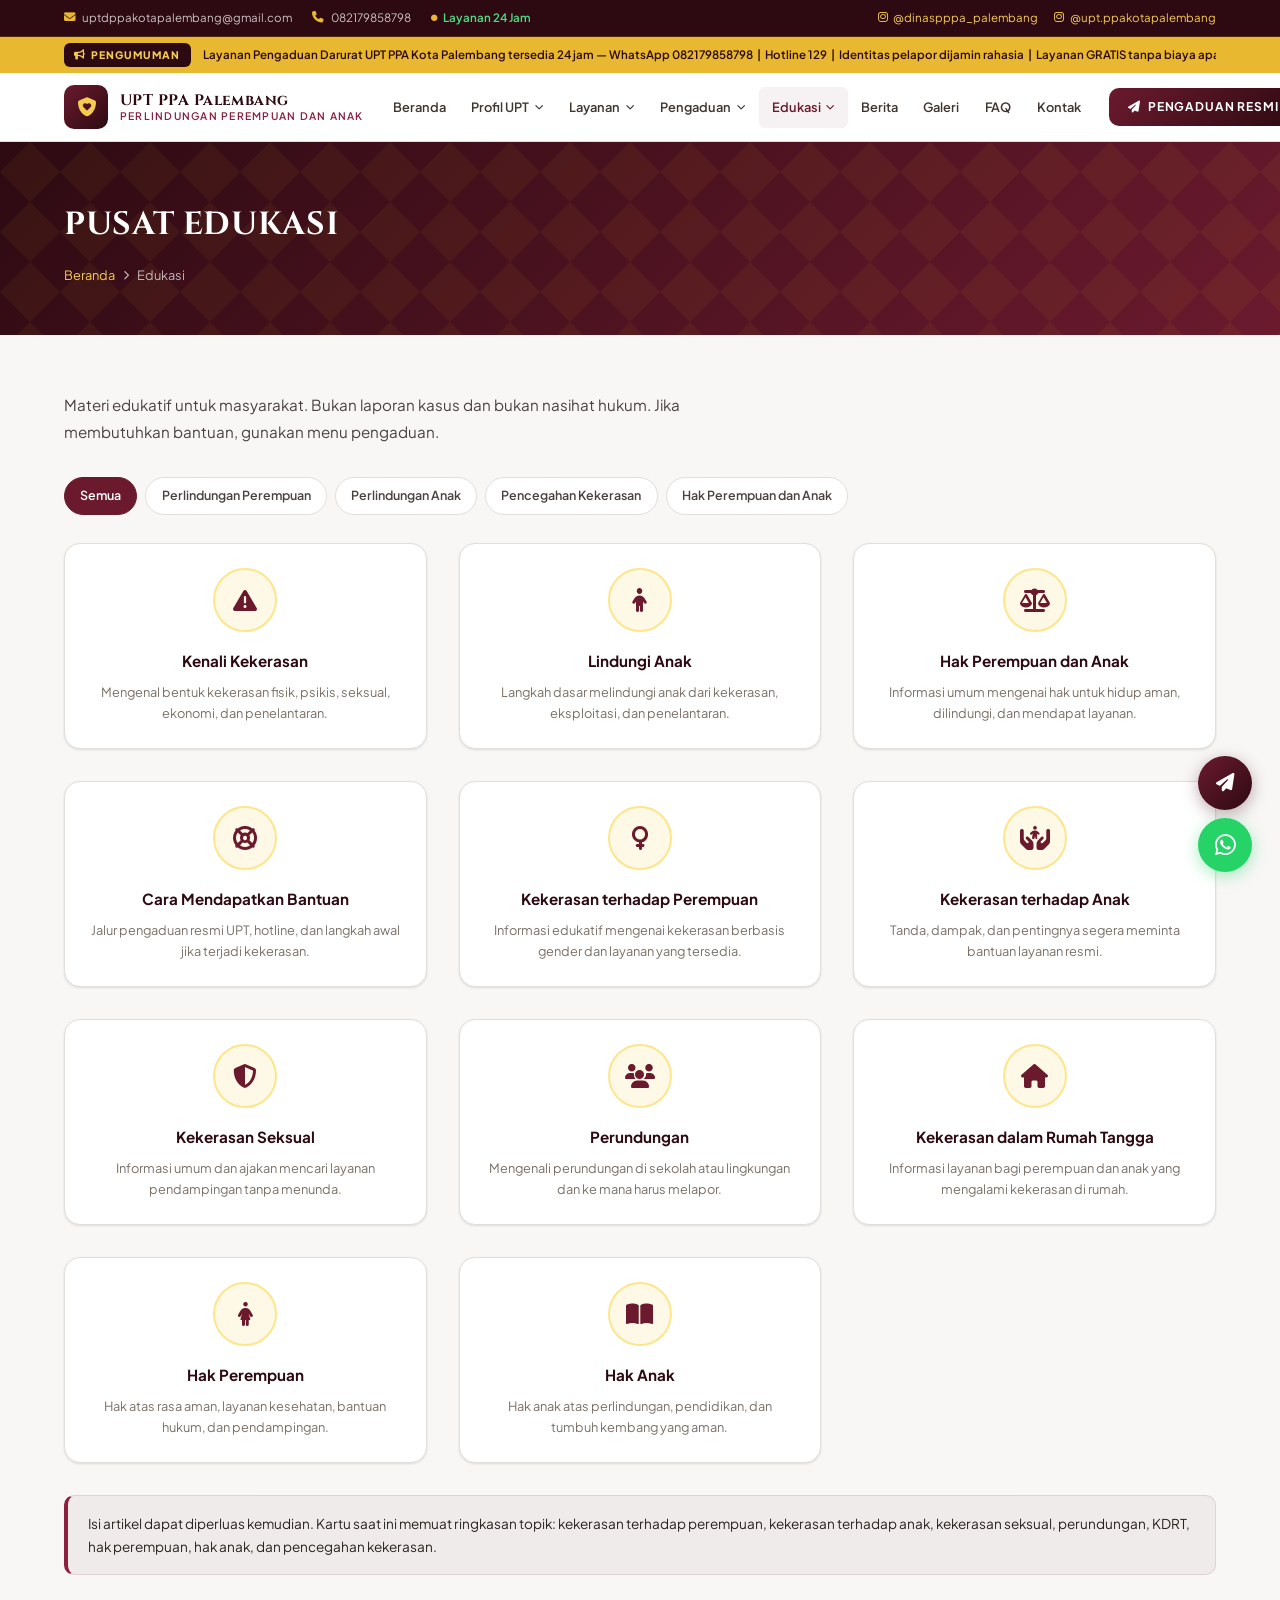
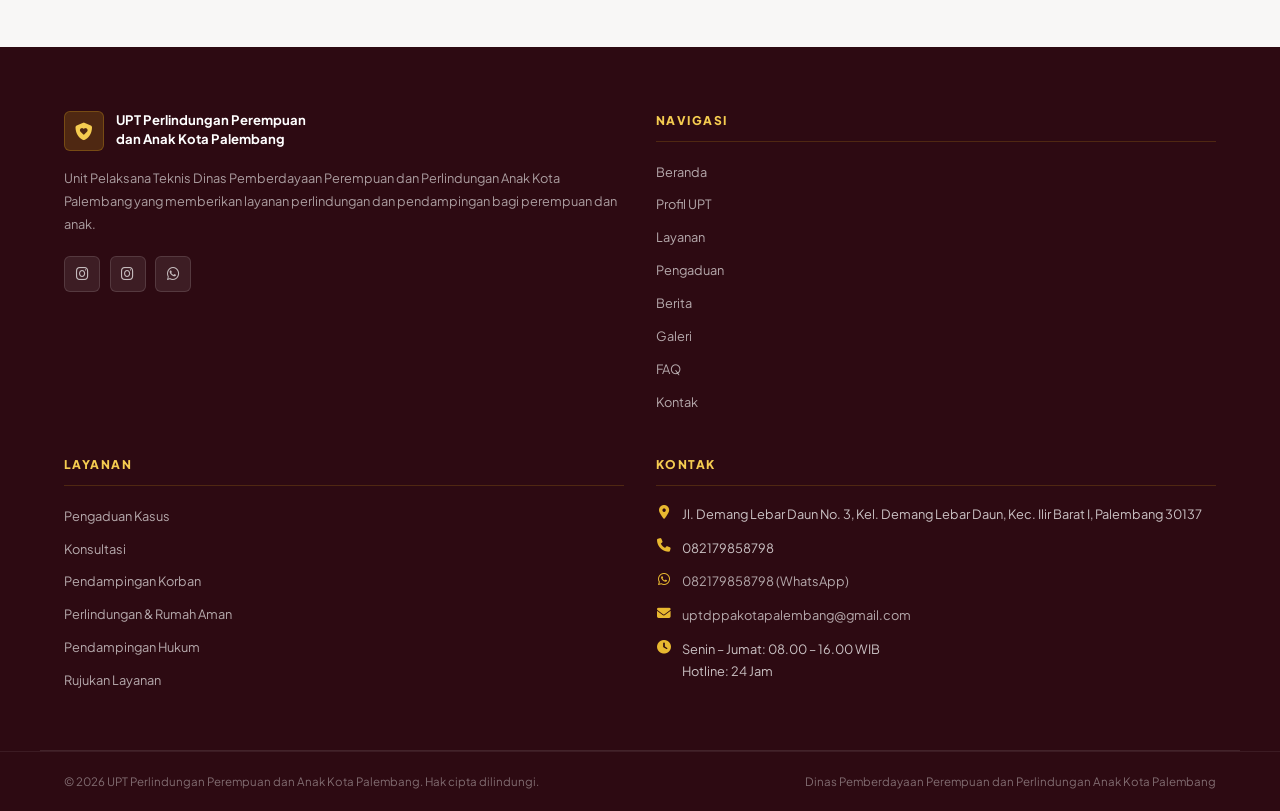
<file: edukasi.html>
<!DOCTYPE html>
<html lang="id">
<head>
  <meta charset="UTF-8" />
  <meta name="viewport" content="width=device-width, initial-scale=1.0" />
  <title>Pusat Edukasi — UPT Perlindungan Perempuan dan Anak Kota Palembang</title>
  <link rel="stylesheet" href="https://cdnjs.cloudflare.com/ajax/libs/font-awesome/6.4.0/css/all.min.css" />
  <link rel="stylesheet" href="https://unpkg.com/aos@next/dist/aos.css" />
  <link rel="stylesheet" href="https://fonts.googleapis.com/css2?family=Cinzel:wght@600;700;800&family=Plus+Jakarta+Sans:wght@300;400;500;600;700;800&display=swap" />
  <link rel="stylesheet" href="custom.css" />
</head>
<body>
  <div id="navbar-root"></div>
  <header class="page-header">
    <div class="upt-container page-header-inner">
      <h1>PUSAT EDUKASI</h1>
      <nav class="breadcrumb"><a href="index.html">Beranda</a> <i class="fa-solid fa-chevron-right"></i> Edukasi</nav>
    </div>
  </header>
  <main class="page-body">
    <div class="upt-container">
      <p class="page-intro">Materi edukatif untuk masyarakat. Bukan laporan kasus dan bukan nasihat hukum. Jika membutuhkan bantuan, gunakan menu pengaduan.</p>
      <div class="filter-bar">
        <a class="filter-btn" href="edukasi.html">Semua</a>
        <a class="filter-btn" href="edukasi.html?kat=perempuan">Perlindungan Perempuan</a>
        <a class="filter-btn" href="edukasi.html?kat=anak">Perlindungan Anak</a>
        <a class="filter-btn" href="edukasi.html?kat=pencegahan">Pencegahan Kekerasan</a>
        <a class="filter-btn" href="edukasi.html?kat=hak">Hak Perempuan dan Anak</a>
      </div>
      <div class="grid-3" id="edukasi-list"></div>
      <div class="notice-box maroon mt-4">
        Isi artikel dapat diperluas kemudian. Kartu saat ini memuat ringkasan topik: kekerasan terhadap perempuan, kekerasan terhadap anak, kekerasan seksual, perundungan, KDRT, hak perempuan, hak anak, dan pencegahan kekerasan.
      </div>
    </div>
  </main>
  <div id="footer-root"></div>
  <script src="https://unpkg.com/aos@next/dist/aos.js"></script>
  <script src="js/site-data.js"></script>
  <script src="js/components.js"></script>
  <script src="js/pages.js"></script>
</body>
</html>
</file>
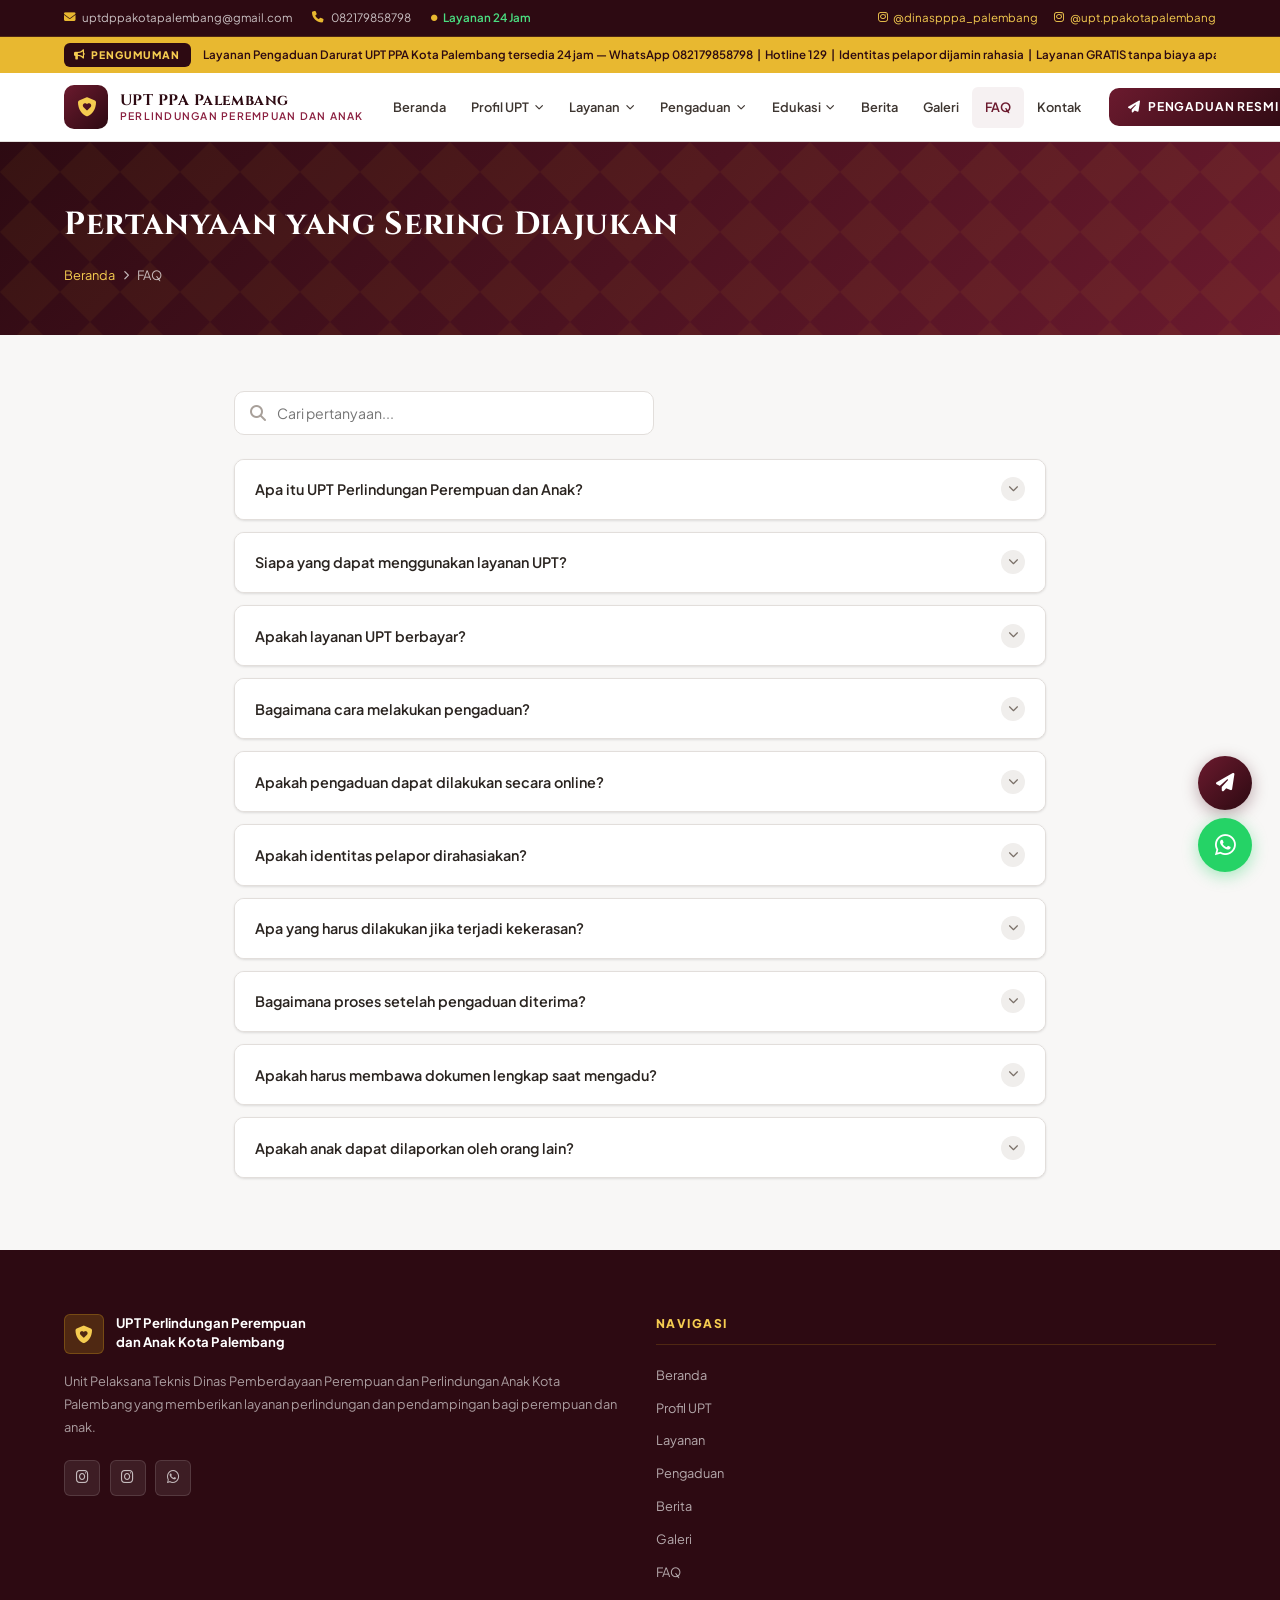
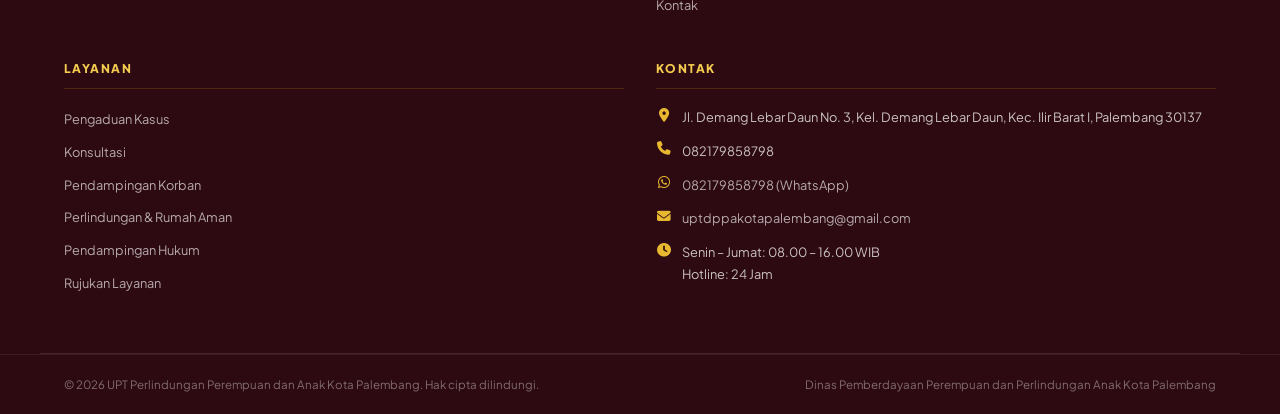
<file: faq.html>
<!DOCTYPE html>
<html lang="id">
<head>
  <meta charset="UTF-8" />
  <meta name="viewport" content="width=device-width, initial-scale=1.0" />
  <title>FAQ — UPT Perlindungan Perempuan dan Anak Kota Palembang</title>
  <link rel="stylesheet" href="https://cdnjs.cloudflare.com/ajax/libs/font-awesome/6.4.0/css/all.min.css" />
  <link rel="stylesheet" href="https://unpkg.com/aos@next/dist/aos.css" />
  <link rel="stylesheet" href="https://fonts.googleapis.com/css2?family=Cinzel:wght@600;700;800&family=Plus+Jakarta+Sans:wght@300;400;500;600;700;800&display=swap" />
  <link rel="stylesheet" href="custom.css" />
</head>
<body>
  <div id="navbar-root"></div>
  <header class="page-header">
    <div class="upt-container page-header-inner">
      <h1>Pertanyaan yang Sering Diajukan</h1>
      <nav class="breadcrumb"><a href="index.html">Beranda</a> <i class="fa-solid fa-chevron-right"></i> FAQ</nav>
    </div>
  </header>
  <main class="page-body">
    <div class="upt-container" style="max-width:860px;">
      <div class="search-wrap">
        <i class="fa-solid fa-magnifying-glass"></i>
        <input type="search" id="faq-search" placeholder="Cari pertanyaan..." />
      </div>
      <div class="faq-list" id="faq-list"></div>
    </div>
  </main>
  <div id="footer-root"></div>
  <script src="https://unpkg.com/aos@next/dist/aos.js"></script>
  <script src="js/site-data.js"></script>
  <script src="js/components.js"></script>
  <script src="js/pages.js"></script>
</body>
</html>
</file>
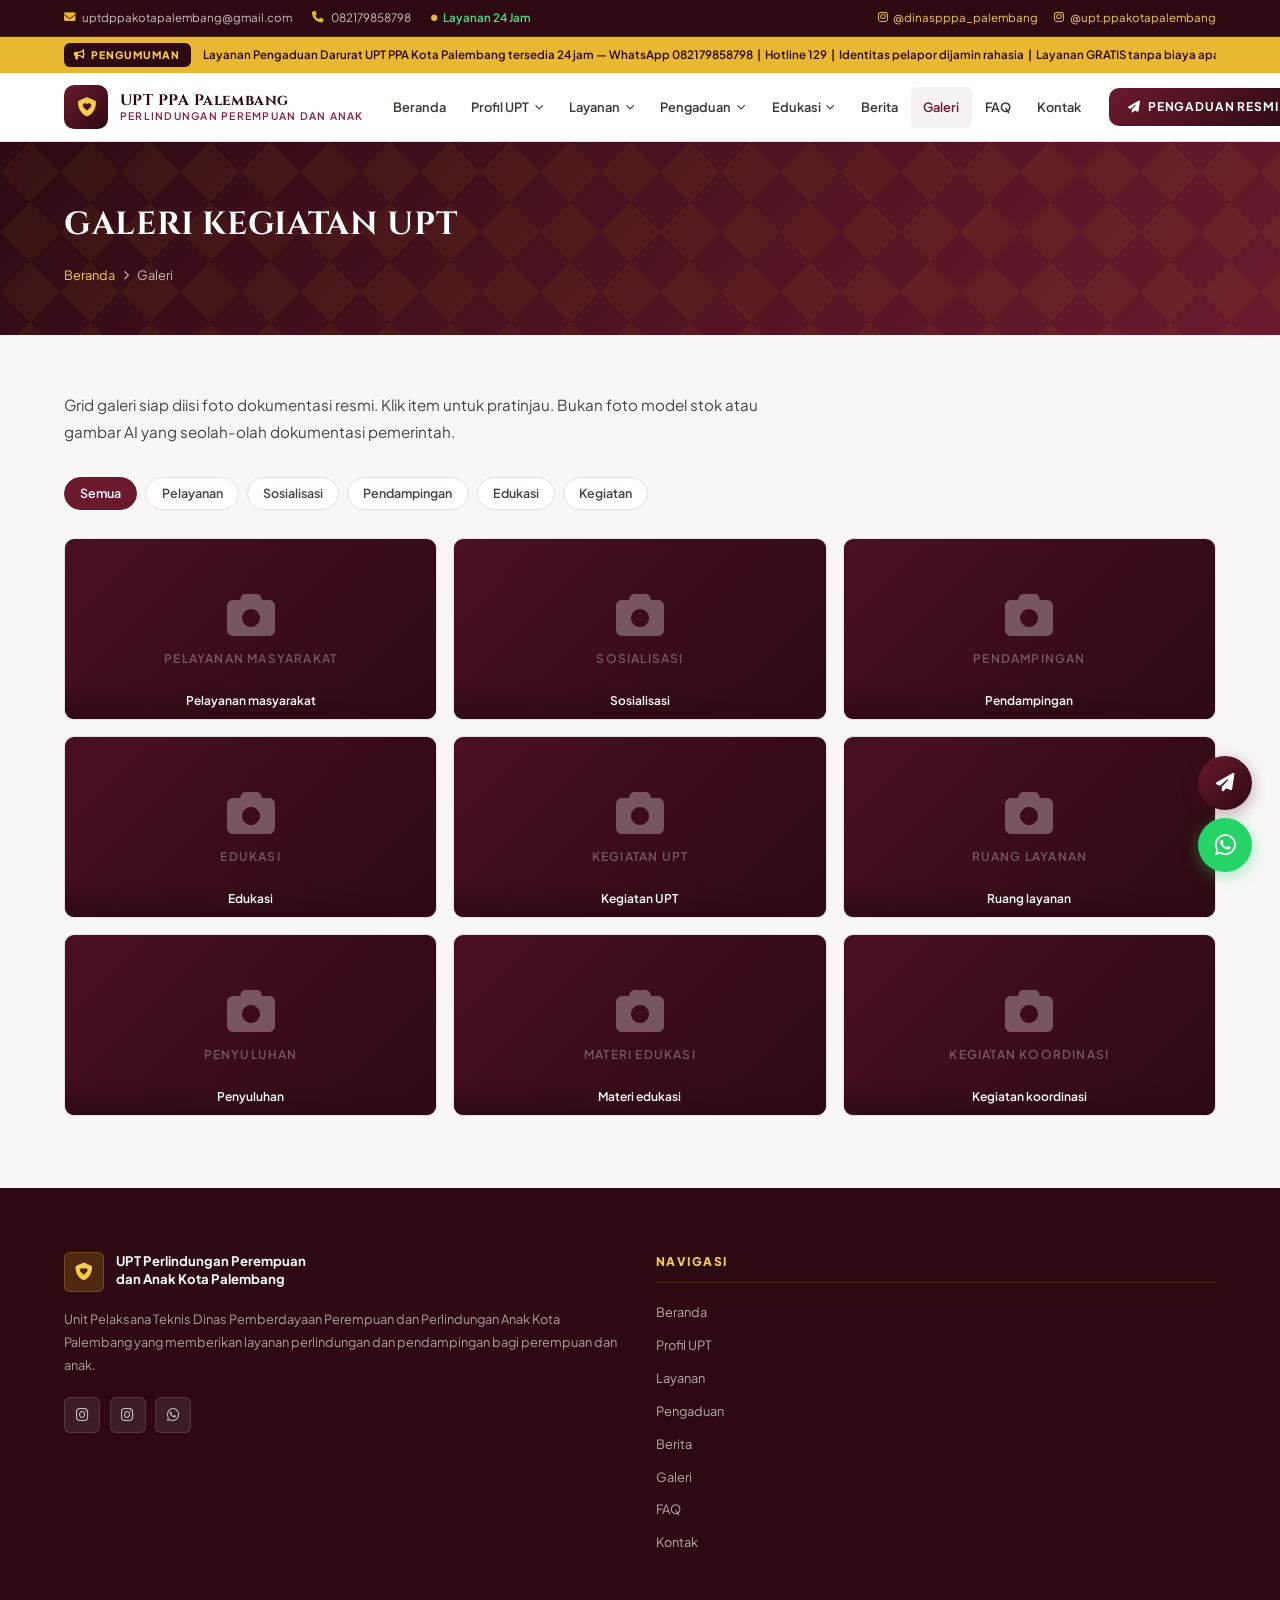
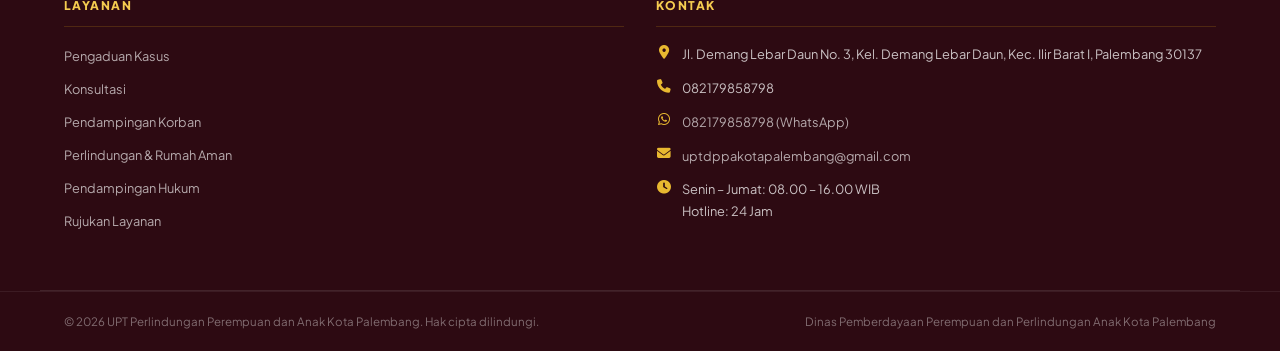
<file: galeri.html>
<!DOCTYPE html>
<html lang="id">
<head>
  <meta charset="UTF-8" />
  <meta name="viewport" content="width=device-width, initial-scale=1.0" />
  <title>Galeri Kegiatan — UPT Perlindungan Perempuan dan Anak Kota Palembang</title>
  <link rel="stylesheet" href="https://cdnjs.cloudflare.com/ajax/libs/font-awesome/6.4.0/css/all.min.css" />
  <link rel="stylesheet" href="https://unpkg.com/aos@next/dist/aos.css" />
  <link rel="stylesheet" href="https://fonts.googleapis.com/css2?family=Cinzel:wght@600;700;800&family=Plus+Jakarta+Sans:wght@300;400;500;600;700;800&display=swap" />
  <link rel="stylesheet" href="custom.css" />
</head>
<body>
  <div id="navbar-root"></div>
  <header class="page-header">
    <div class="upt-container page-header-inner">
      <h1>GALERI KEGIATAN UPT</h1>
      <nav class="breadcrumb"><a href="index.html">Beranda</a> <i class="fa-solid fa-chevron-right"></i> Galeri</nav>
    </div>
  </header>
  <main class="page-body">
    <div class="upt-container">
      <p class="page-intro">Grid galeri siap diisi foto dokumentasi resmi. Klik item untuk pratinjau. Bukan foto model stok atau gambar AI yang seolah-olah dokumentasi pemerintah.</p>
      <div class="filter-bar" id="galeri-filter">
        <button type="button" class="filter-btn active" data-kat="semua">Semua</button>
        <button type="button" class="filter-btn" data-kat="pelayanan">Pelayanan</button>
        <button type="button" class="filter-btn" data-kat="sosialisasi">Sosialisasi</button>
        <button type="button" class="filter-btn" data-kat="pendampingan">Pendampingan</button>
        <button type="button" class="filter-btn" data-kat="edukasi">Edukasi</button>
        <button type="button" class="filter-btn" data-kat="kegiatan">Kegiatan</button>
      </div>
      <div class="gallery-grid" id="galeri-grid"></div>
    </div>
  </main>
  <div id="footer-root"></div>
  <script src="https://unpkg.com/aos@next/dist/aos.js"></script>
  <script src="js/site-data.js"></script>
  <script src="js/components.js"></script>
  <script src="js/pages.js"></script>
</body>
</html>
</file>
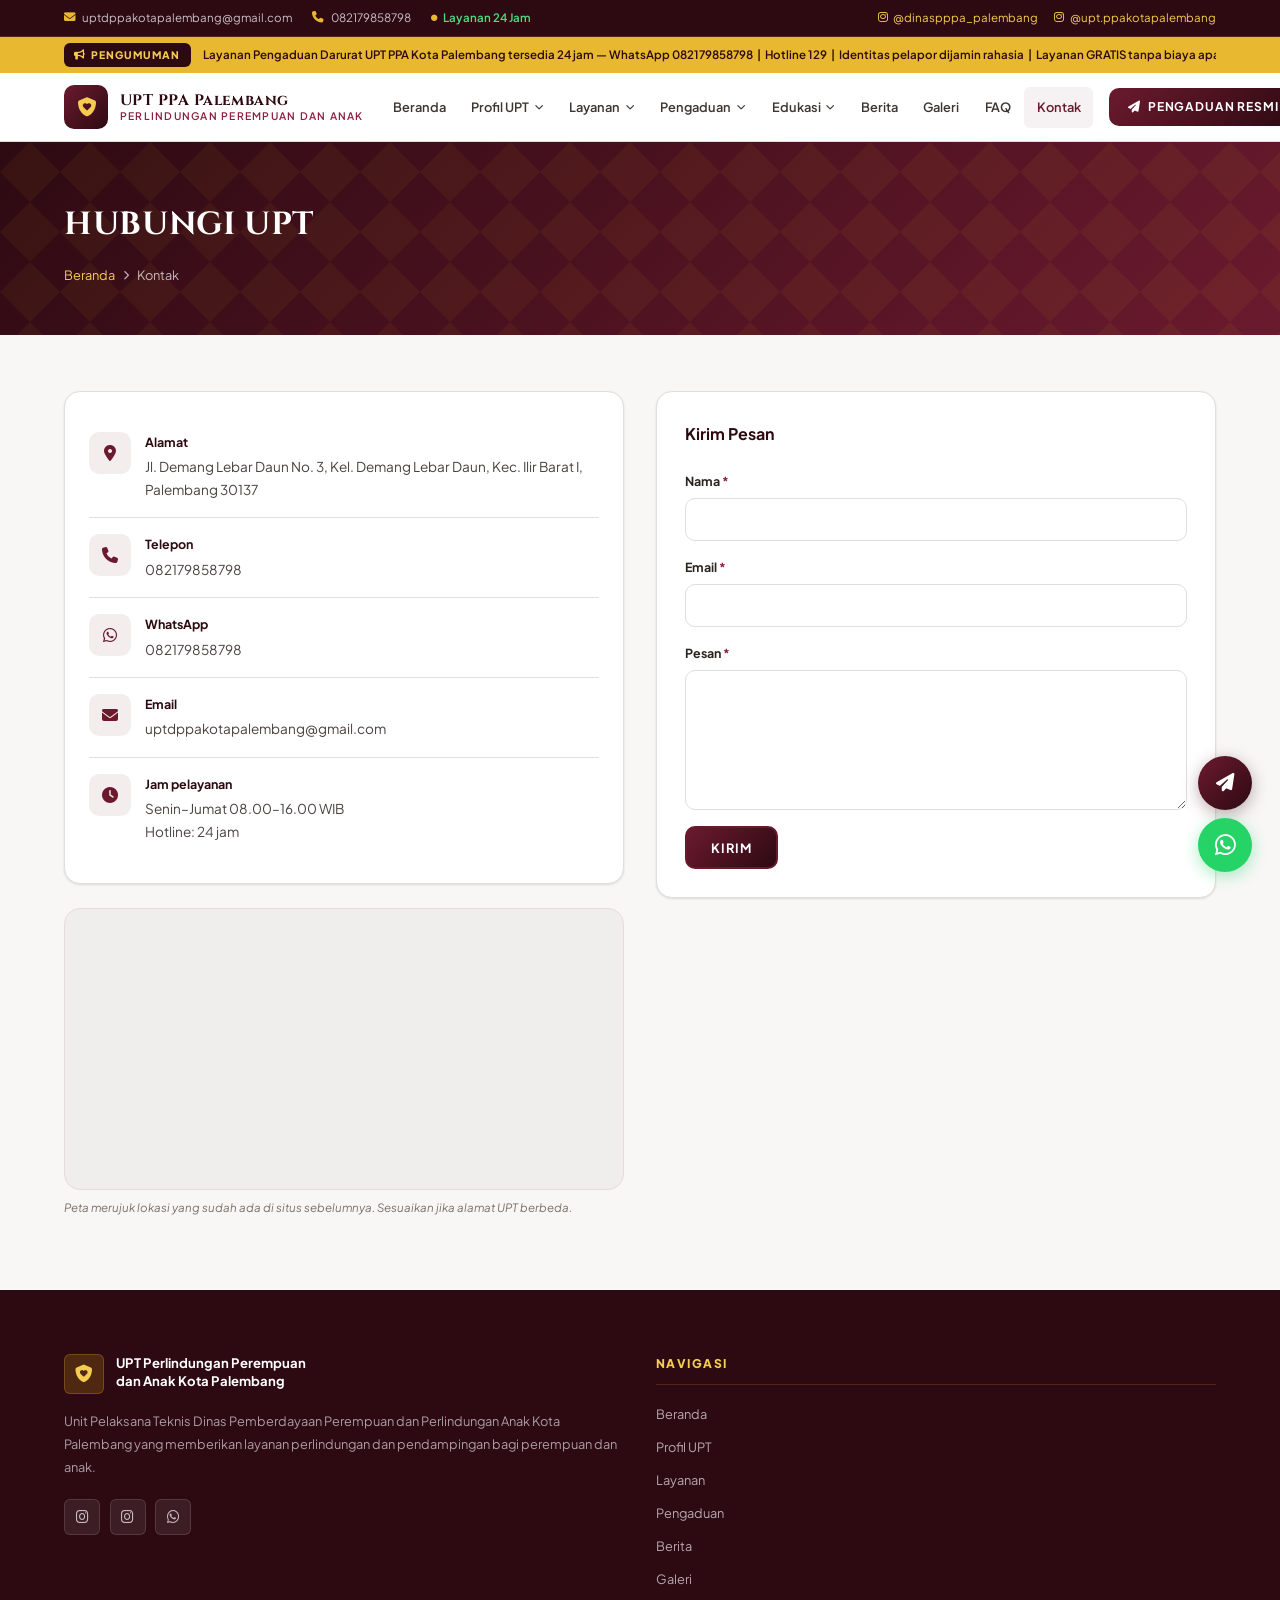
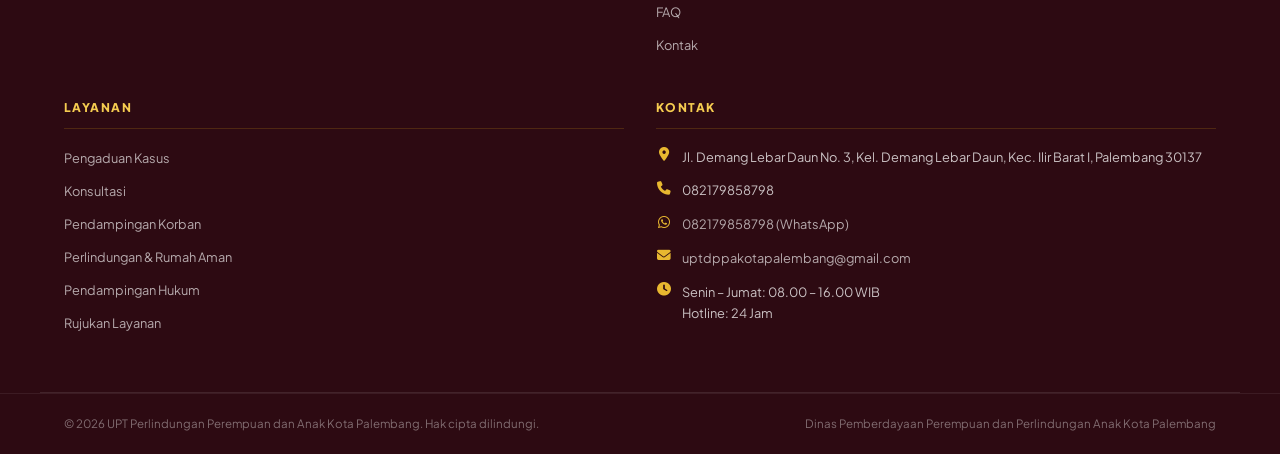
<file: kontak.html>
<!DOCTYPE html>
<html lang="id">
<head>
  <meta charset="UTF-8" />
  <meta name="viewport" content="width=device-width, initial-scale=1.0" />
  <title>Hubungi UPT — UPT Perlindungan Perempuan dan Anak Kota Palembang</title>
  <link rel="stylesheet" href="https://cdnjs.cloudflare.com/ajax/libs/font-awesome/6.4.0/css/all.min.css" />
  <link rel="stylesheet" href="https://unpkg.com/aos@next/dist/aos.css" />
  <link rel="stylesheet" href="https://fonts.googleapis.com/css2?family=Cinzel:wght@600;700;800&family=Plus+Jakarta+Sans:wght@300;400;500;600;700;800&display=swap" />
  <link rel="stylesheet" href="custom.css" />
</head>
<body>
  <div id="navbar-root"></div>
  <header class="page-header">
    <div class="upt-container page-header-inner">
      <h1>HUBUNGI UPT</h1>
      <nav class="breadcrumb"><a href="index.html">Beranda</a> <i class="fa-solid fa-chevron-right"></i> Kontak</nav>
    </div>
  </header>
  <main class="page-body">
    <div class="upt-container">
      <div class="grid-2" style="align-items:start;">
        <div>
          <div class="card card-body mb-3">
            <div class="contact-item">
              <div class="contact-item-icon"><i class="fa-solid fa-location-dot"></i></div>
              <div>
                <h4>Alamat</h4>
                <p>Jl. Demang Lebar Daun No. 3, Kel. Demang Lebar Daun, Kec. Ilir Barat I, Palembang 30137</p>
              </div>
            </div>
            <div class="contact-item">
              <div class="contact-item-icon"><i class="fa-solid fa-phone"></i></div>
              <div>
                <h4>Telepon</h4>
                <p>082179858798</p>
              </div>
            </div>
            <div class="contact-item">
              <div class="contact-item-icon"><i class="fa-brands fa-whatsapp"></i></div>
              <div>
                <h4>WhatsApp</h4>
                <p><a href="https://wa.me/6282179858798" target="_blank" rel="noopener">082179858798</a></p>
              </div>
            </div>
            <div class="contact-item">
              <div class="contact-item-icon"><i class="fa-solid fa-envelope"></i></div>
              <div>
                <h4>Email</h4>
                <p><a href="mailto:uptdppakotapalembang@gmail.com">uptdppakotapalembang@gmail.com</a></p>
              </div>
            </div>
            <div class="contact-item">
              <div class="contact-item-icon"><i class="fa-solid fa-clock"></i></div>
              <div>
                <h4>Jam pelayanan</h4>
                <p>Senin–Jumat 08.00–16.00 WIB<br>Hotline: 24 jam</p>
              </div>
            </div>
          </div>
          <div class="map-wrap">
            <iframe
              src="https://www.google.com/maps/embed?pb=!1m18!1m12!1m3!1d3984.41285!2d104.729123!3d-2.983050!2m3!1f0!2f0!3f0!3m2!1i1024!2i768!4f13.1!3m3!1m2!1s0x2e3b758da8150419%3A0x6a1bc9a499092d6e!2sDinas%20Pemberdayaan%20Perempuan%20dan%20Perlindungan%20Anak%20Kota%20Palembang!5e0!3m2!1sid!2sid!4v1700000000000!5m2!1sid!2sid"
              allowfullscreen="" loading="lazy" referrerpolicy="no-referrer-when-downgrade"
              title="Peta lokasi UPT / Dinas PPPA Kota Palembang"></iframe>
          </div>
          <p class="placeholder-note">Peta merujuk lokasi yang sudah ada di situs sebelumnya. Sesuaikan jika alamat UPT berbeda.</p>
        </div>
        <div>
          <div class="form-success" id="kontak-success">Pesan tercatat pada sesi ini dan tidak ditampilkan ke publik. Untuk keperluan layanan, gunakan WhatsApp atau email resmi.</div>
          <form class="form-card" id="form-kontak">
            <h2 class="layanan-card-title mb-3">Kirim Pesan</h2>
            <div class="form-group mb-2">
              <label>Nama <span class="req">*</span></label>
              <input type="text" name="nama" required />
            </div>
            <div class="form-group mb-2">
              <label>Email <span class="req">*</span></label>
              <input type="email" name="email" required />
            </div>
            <div class="form-group mb-2">
              <label>Pesan <span class="req">*</span></label>
              <textarea name="pesan" required></textarea>
            </div>
            <button type="submit" class="btn btn-primary">Kirim</button>
          </form>
        </div>
      </div>
    </div>
  </main>
  <div id="footer-root"></div>
  <script src="https://unpkg.com/aos@next/dist/aos.js"></script>
  <script src="js/site-data.js"></script>
  <script src="js/components.js"></script>
  <script src="js/pages.js"></script>
</body>
</html>
</file>
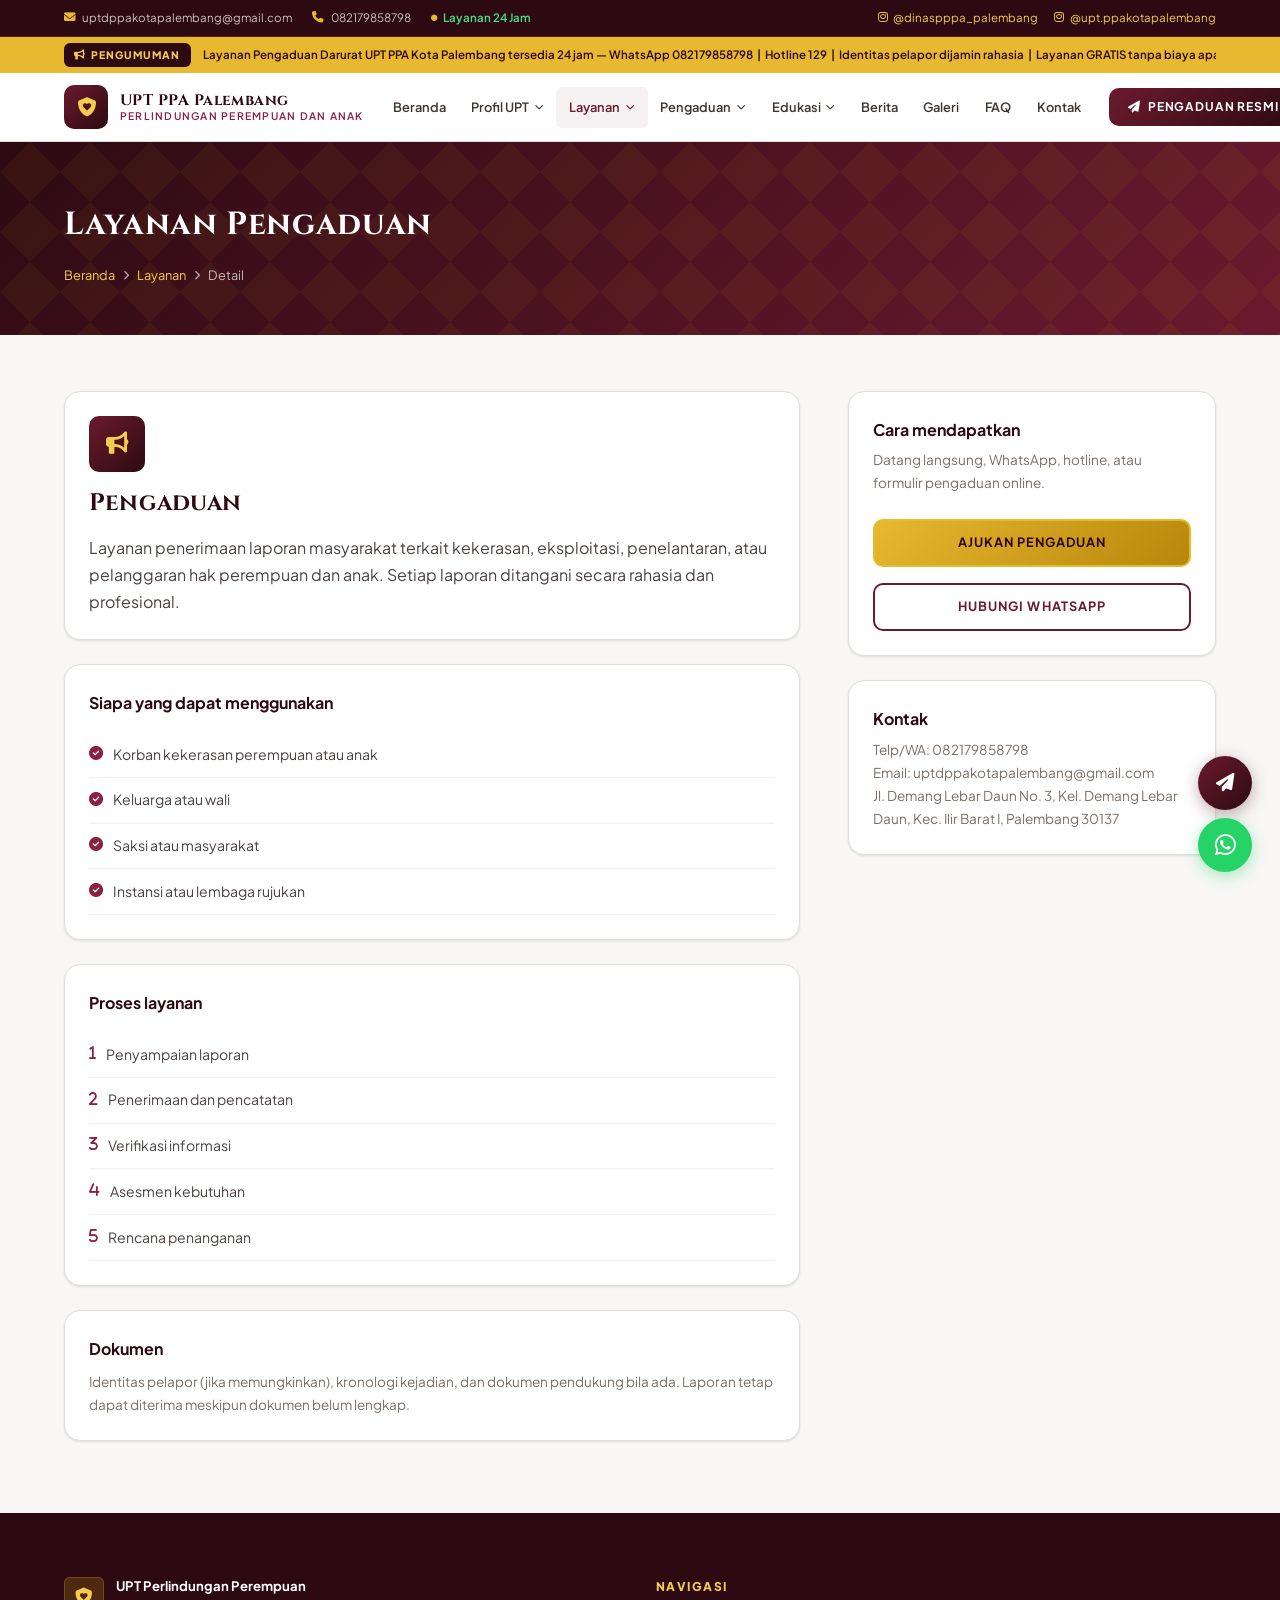
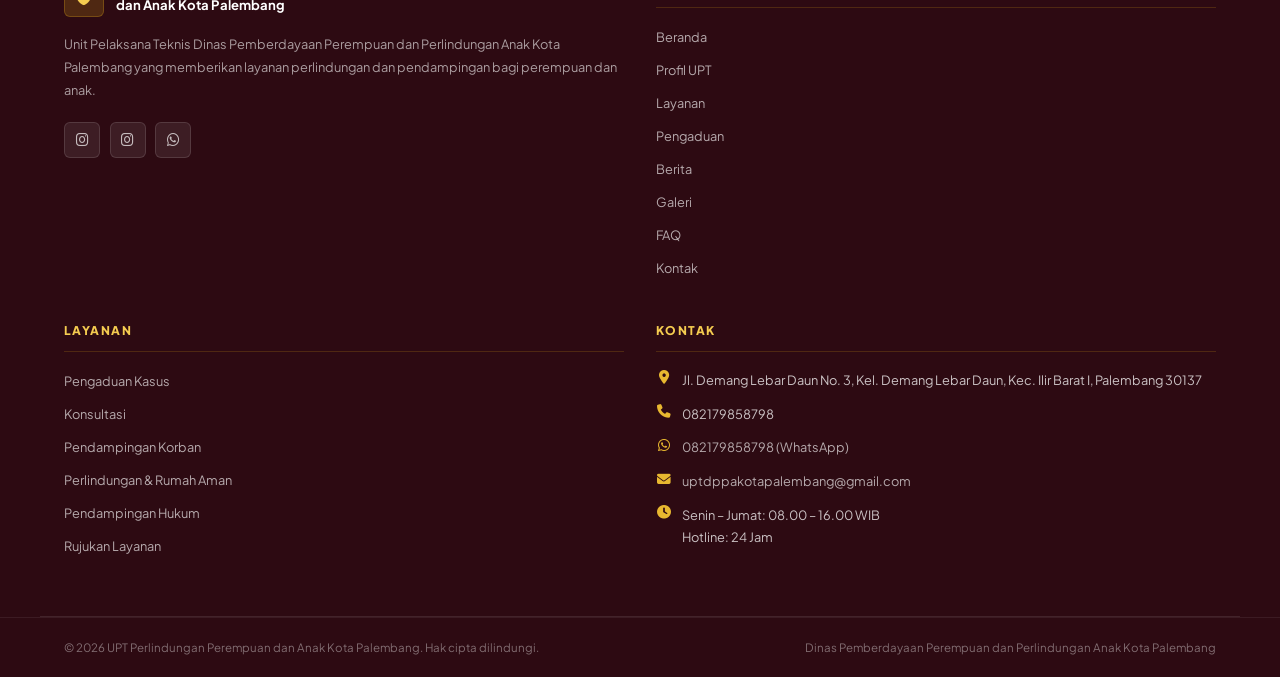
<file: layanan-detail.html>
<!DOCTYPE html>
<html lang="id">
<head>
  <meta charset="UTF-8" />
  <meta name="viewport" content="width=device-width, initial-scale=1.0" />
  <title>Detail Layanan — UPT Perlindungan Perempuan dan Anak Kota Palembang</title>
  <link rel="stylesheet" href="https://cdnjs.cloudflare.com/ajax/libs/font-awesome/6.4.0/css/all.min.css" />
  <link rel="stylesheet" href="https://unpkg.com/aos@next/dist/aos.css" />
  <link rel="stylesheet" href="https://fonts.googleapis.com/css2?family=Cinzel:wght@600;700;800&family=Plus+Jakarta+Sans:wght@300;400;500;600;700;800&display=swap" />
  <link rel="stylesheet" href="custom.css" />
</head>
<body>
  <div id="navbar-root"></div>
  <header class="page-header">
    <div class="upt-container page-header-inner">
      <h1 id="page-title">Detail Layanan</h1>
      <nav class="breadcrumb"><a href="index.html">Beranda</a> <i class="fa-solid fa-chevron-right"></i> <a href="layanan.html">Layanan</a> <i class="fa-solid fa-chevron-right"></i> Detail</nav>
    </div>
  </header>
  <main class="page-body">
    <div class="upt-container" id="layanan-detail-root"></div>
  </main>
  <div id="footer-root"></div>
  <script src="https://unpkg.com/aos@next/dist/aos.js"></script>
  <script src="js/site-data.js"></script>
  <script src="js/components.js"></script>
  <script src="js/pages.js"></script>
</body>
</html>
</file>
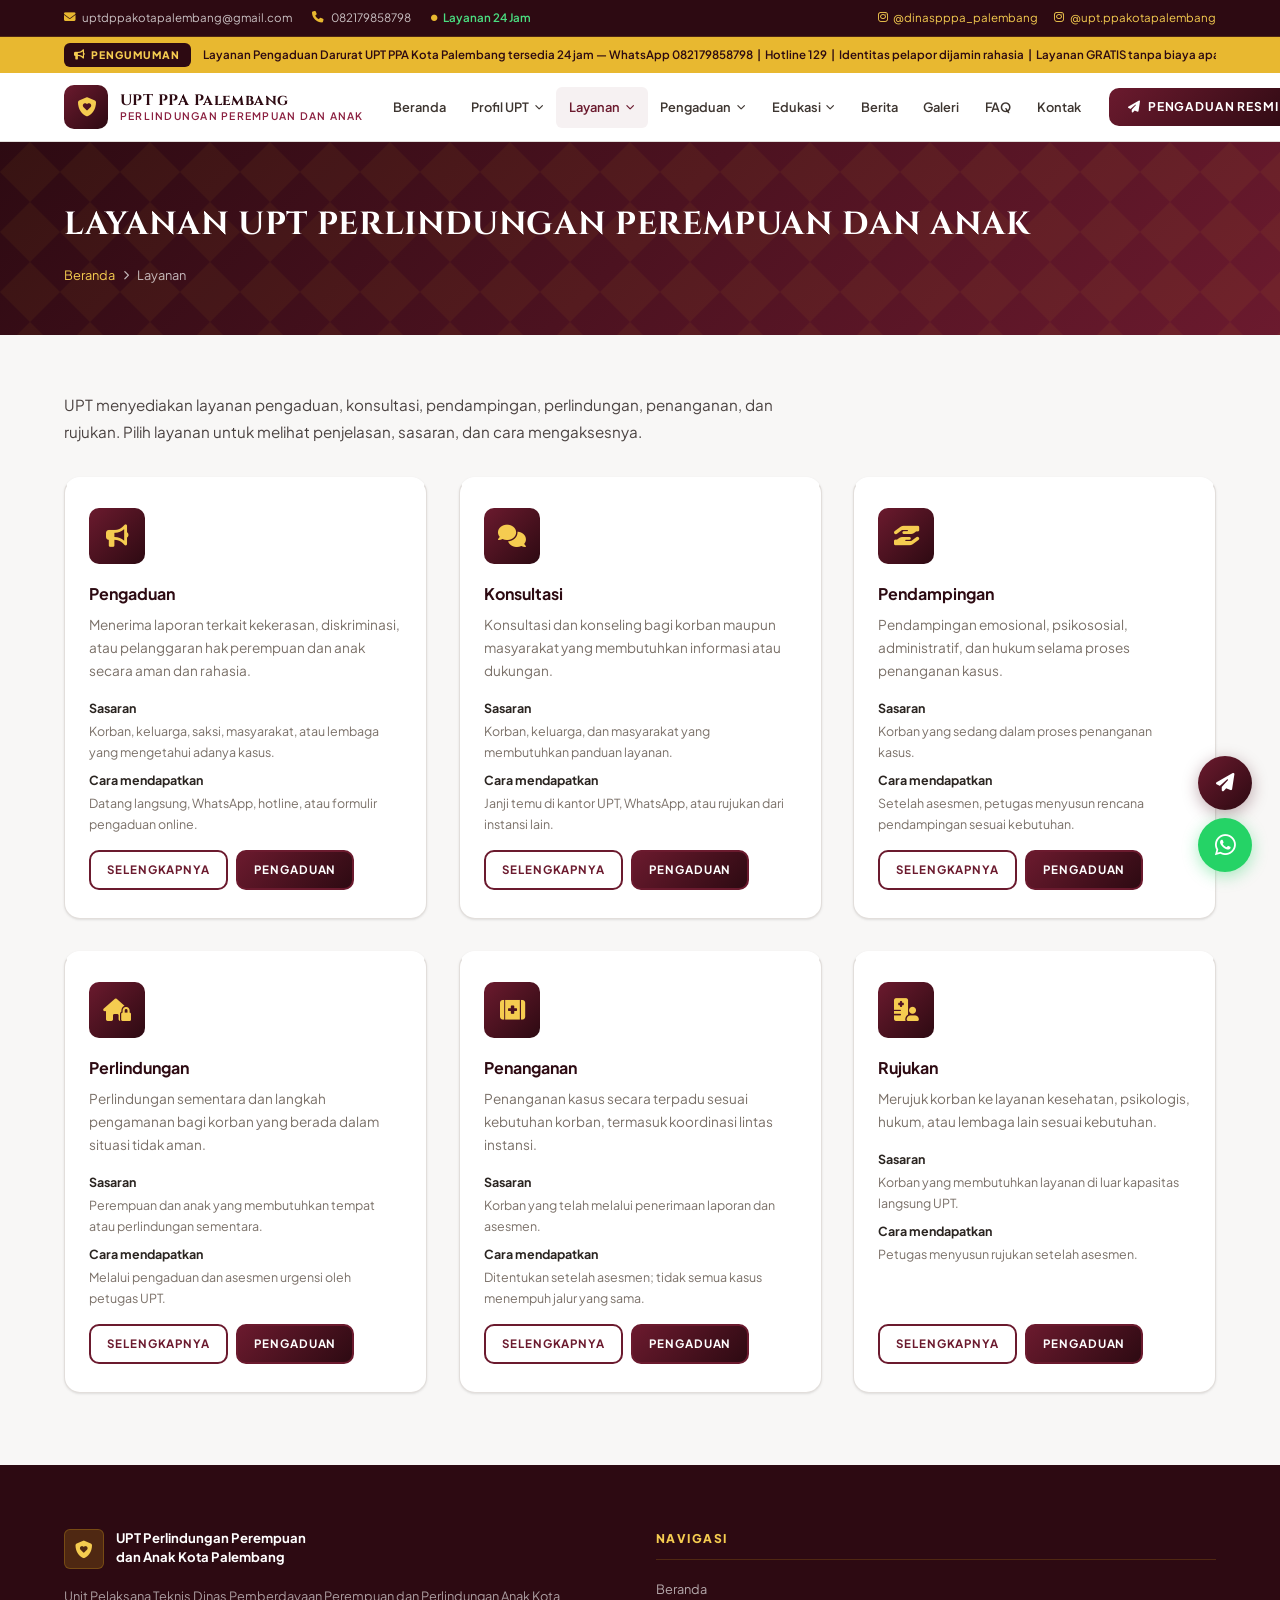
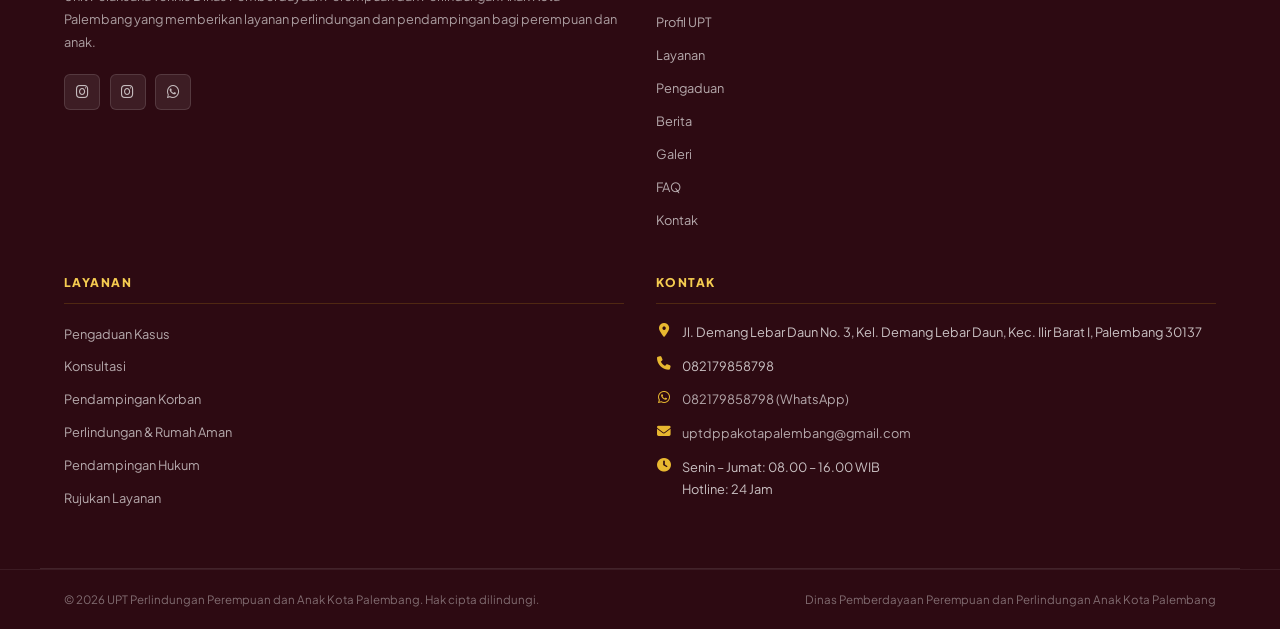
<file: layanan.html>
<!DOCTYPE html>
<html lang="id">
<head>
  <meta charset="UTF-8" />
  <meta name="viewport" content="width=device-width, initial-scale=1.0" />
  <title>Layanan — UPT Perlindungan Perempuan dan Anak Kota Palembang</title>
  <link rel="stylesheet" href="https://cdnjs.cloudflare.com/ajax/libs/font-awesome/6.4.0/css/all.min.css" />
  <link rel="stylesheet" href="https://unpkg.com/aos@next/dist/aos.css" />
  <link rel="stylesheet" href="https://fonts.googleapis.com/css2?family=Cinzel:wght@600;700;800&family=Plus+Jakarta+Sans:wght@300;400;500;600;700;800&display=swap" />
  <link rel="stylesheet" href="custom.css" />
</head>
<body>
  <div id="navbar-root"></div>
  <header class="page-header">
    <div class="upt-container page-header-inner">
      <h1>LAYANAN UPT PERLINDUNGAN PEREMPUAN DAN ANAK</h1>
      <nav class="breadcrumb"><a href="index.html">Beranda</a> <i class="fa-solid fa-chevron-right"></i> Layanan</nav>
    </div>
  </header>
  <main class="page-body">
    <div class="upt-container">
      <p class="page-intro">UPT menyediakan layanan pengaduan, konsultasi, pendampingan, perlindungan, penanganan, dan rujukan. Pilih layanan untuk melihat penjelasan, sasaran, dan cara mengaksesnya.</p>
      <div class="grid-3" id="layanan-page"></div>
    </div>
  </main>
  <div id="footer-root"></div>
  <script src="https://unpkg.com/aos@next/dist/aos.js"></script>
  <script src="js/site-data.js"></script>
  <script src="js/components.js"></script>
  <script src="js/pages.js"></script>
</body>
</html>
</file>
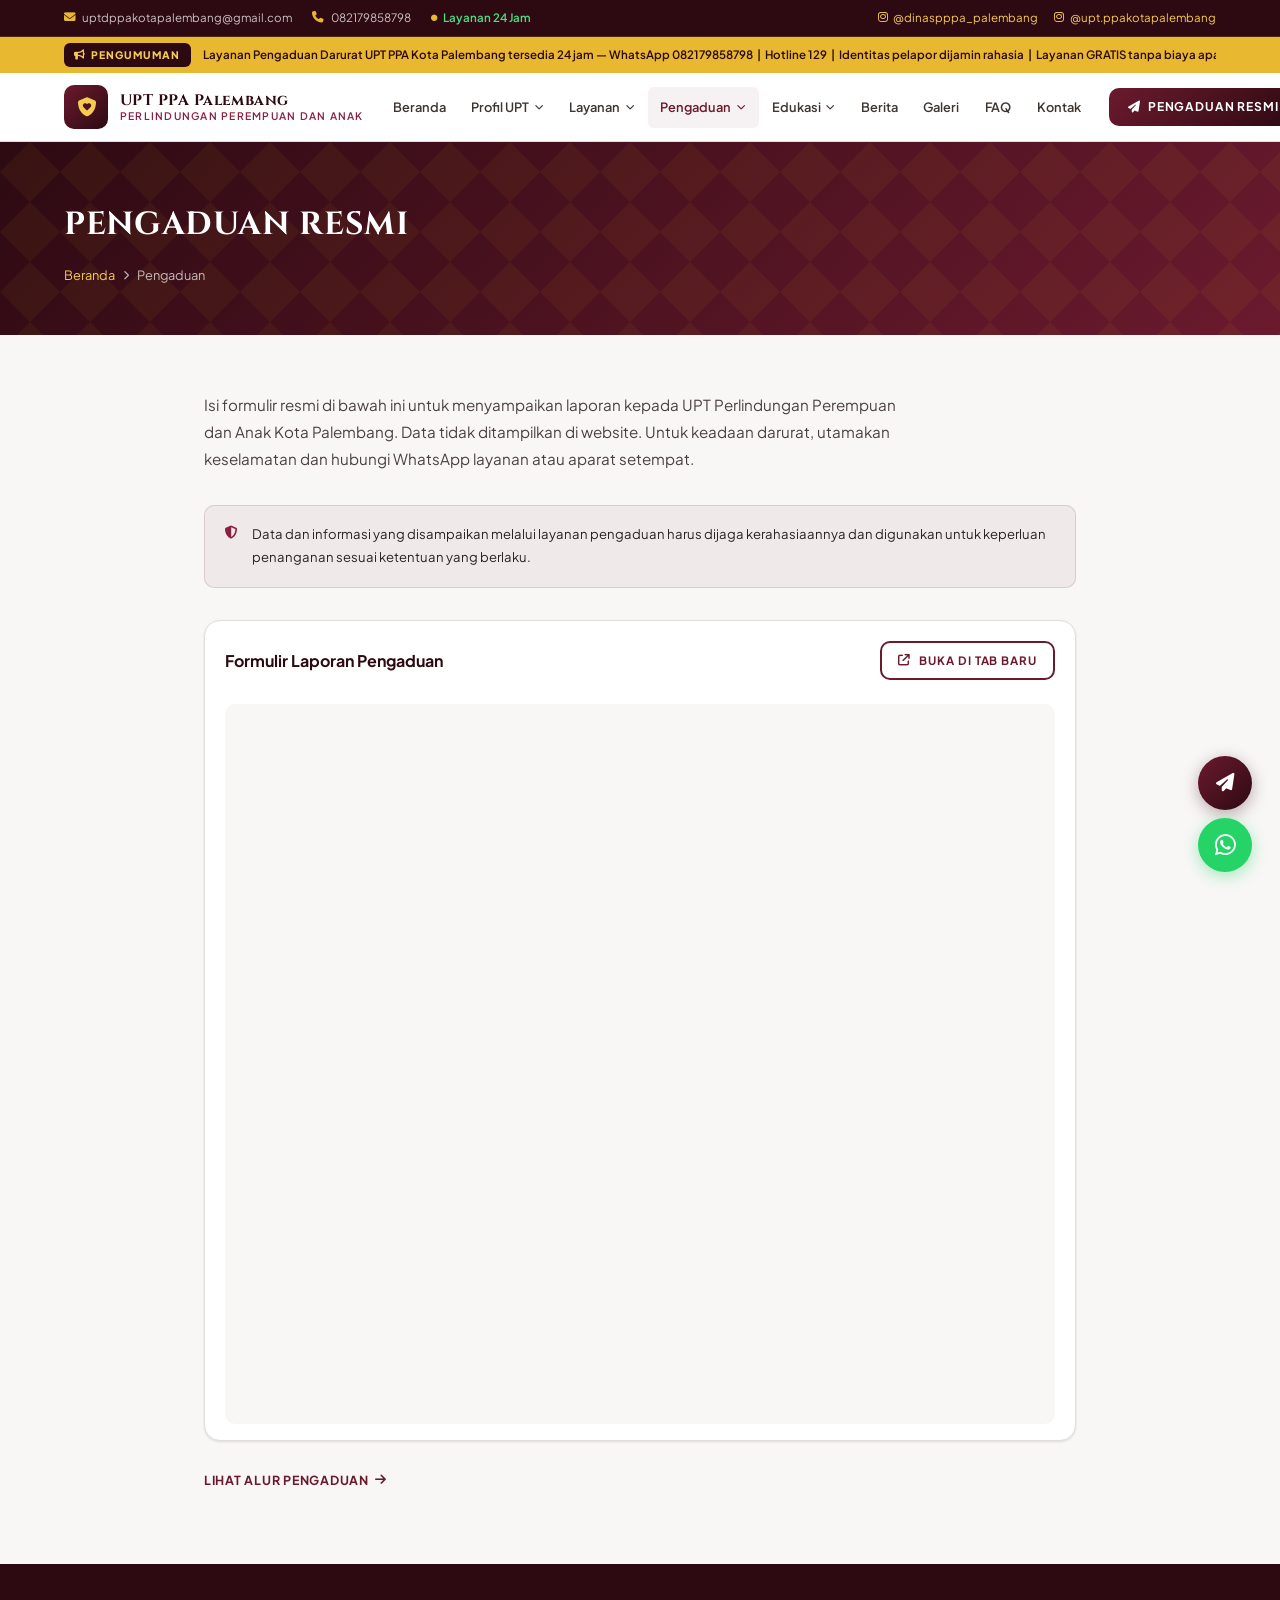
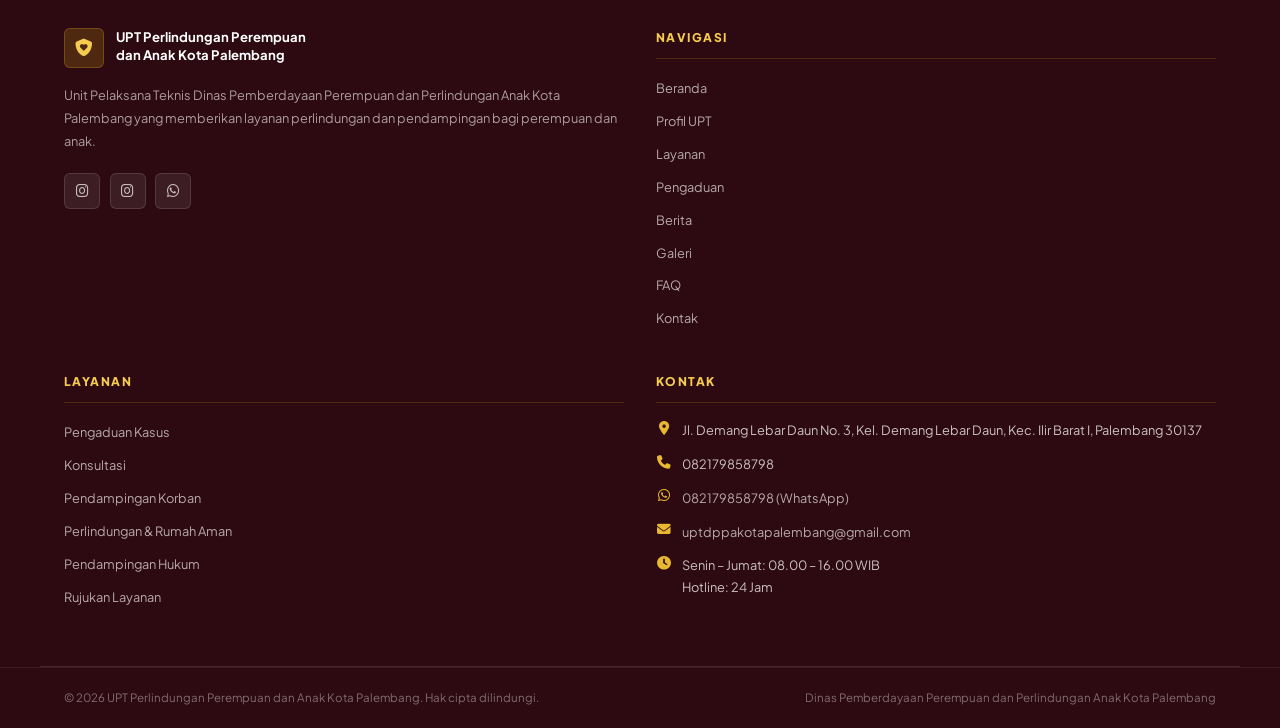
<file: pengaduan.html>
<!DOCTYPE html>
<html lang="id">
<head>
  <meta charset="UTF-8" />
  <meta name="viewport" content="width=device-width, initial-scale=1.0" />
  <title>Pengaduan Resmi — UPT Perlindungan Perempuan dan Anak Kota Palembang</title>
  <link rel="stylesheet" href="https://cdnjs.cloudflare.com/ajax/libs/font-awesome/6.4.0/css/all.min.css" />
  <link rel="stylesheet" href="https://unpkg.com/aos@next/dist/aos.css" />
  <link rel="stylesheet" href="https://fonts.googleapis.com/css2?family=Cinzel:wght@600;700;800&family=Plus+Jakarta+Sans:wght@300;400;500;600;700;800&display=swap" />
  <link rel="stylesheet" href="custom.css" />
</head>
<body>
  <div id="navbar-root"></div>
  <header class="page-header">
    <div class="upt-container page-header-inner">
      <h1>PENGADUAN RESMI</h1>
      <nav class="breadcrumb"><a href="index.html">Beranda</a> <i class="fa-solid fa-chevron-right"></i> Pengaduan</nav>
    </div>
  </header>
  <main class="page-body">
    <div class="upt-container" style="max-width:920px;">
      <p class="page-intro">Isi formulir resmi di bawah ini untuk menyampaikan laporan kepada UPT Perlindungan Perempuan dan Anak Kota Palembang. Data tidak ditampilkan di website. Untuk keadaan darurat, utamakan keselamatan dan hubungi WhatsApp layanan atau aparat setempat.</p>
      <div class="conf-notice mb-4">
        <i class="fa-solid fa-shield-halved"></i>
        <p>Data dan informasi yang disampaikan melalui layanan pengaduan harus dijaga kerahasiaannya dan digunakan untuk keperluan penanganan sesuai ketentuan yang berlaku.</p>
      </div>

      <div class="form-card gform-wrap">
        <div class="flex-between mb-3" style="flex-wrap:wrap;gap:0.75rem;">
          <h2 class="layanan-card-title" style="margin:0;">Formulir Laporan Pengaduan</h2>
          <a class="btn btn-outline btn-sm" href="https://docs.google.com/forms/d/e/1FAIpQLSdsed56UvAxyvPij0R5ye1ohFP34ri2IwAy0wzidYOJhUcuEA/viewform?usp=dialog" target="_blank" rel="noopener">
            <i class="fa-solid fa-arrow-up-right-from-square"></i> Buka di tab baru
          </a>
        </div>
        <iframe
          class="gform-frame"
          title="Formulir pengaduan resmi UPT PPA Kota Palembang"
          src="https://docs.google.com/forms/d/e/1FAIpQLSdsed56UvAxyvPij0R5ye1ohFP34ri2IwAy0wzidYOJhUcuEA/viewform?embedded=true"
          loading="lazy">
          Memuat formulir…
        </iframe>
      </div>

      <p class="mt-3"><a href="alur-pengaduan.html" class="btn-text">Lihat alur pengaduan <i class="fa-solid fa-arrow-right"></i></a></p>
    </div>
  </main>
  <div id="footer-root"></div>
  <script src="https://unpkg.com/aos@next/dist/aos.js"></script>
  <script src="js/site-data.js"></script>
  <script src="js/components.js"></script>
  <script src="js/pages.js"></script>
</body>
</html>
</file>
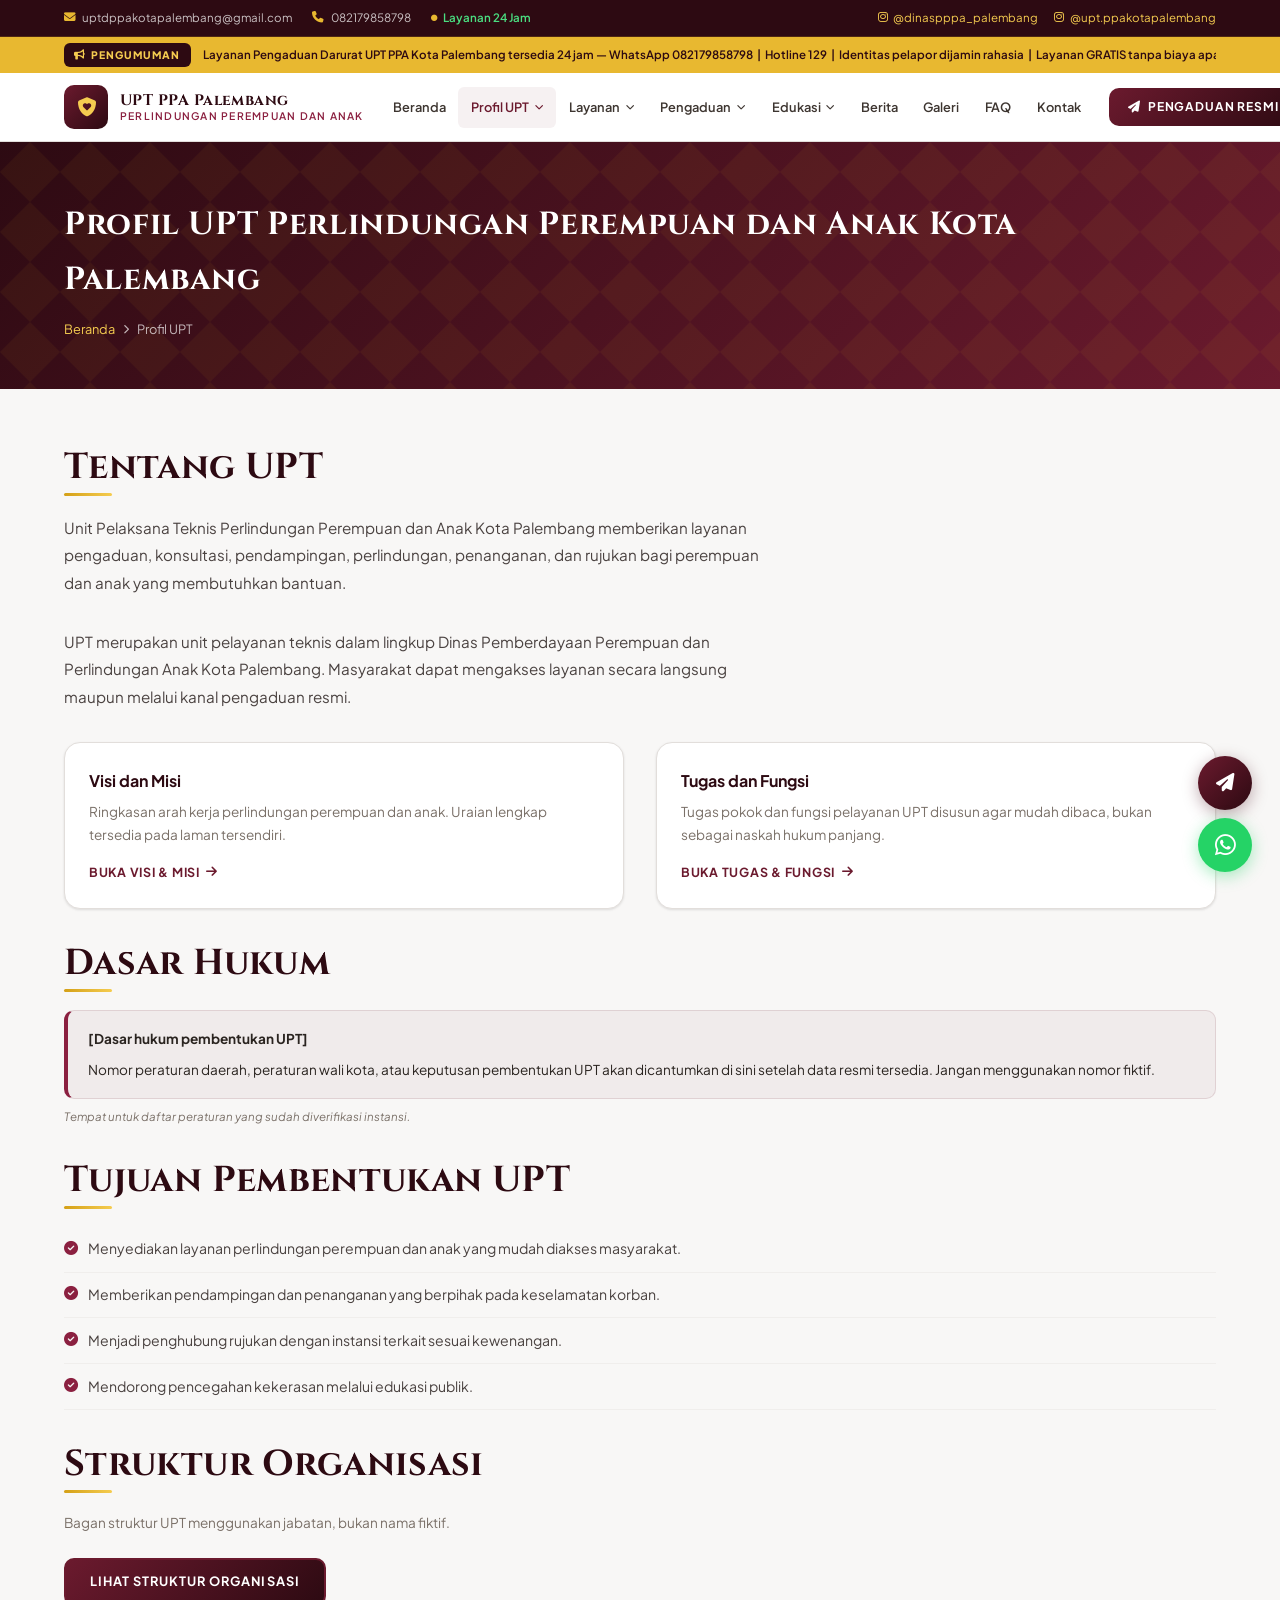
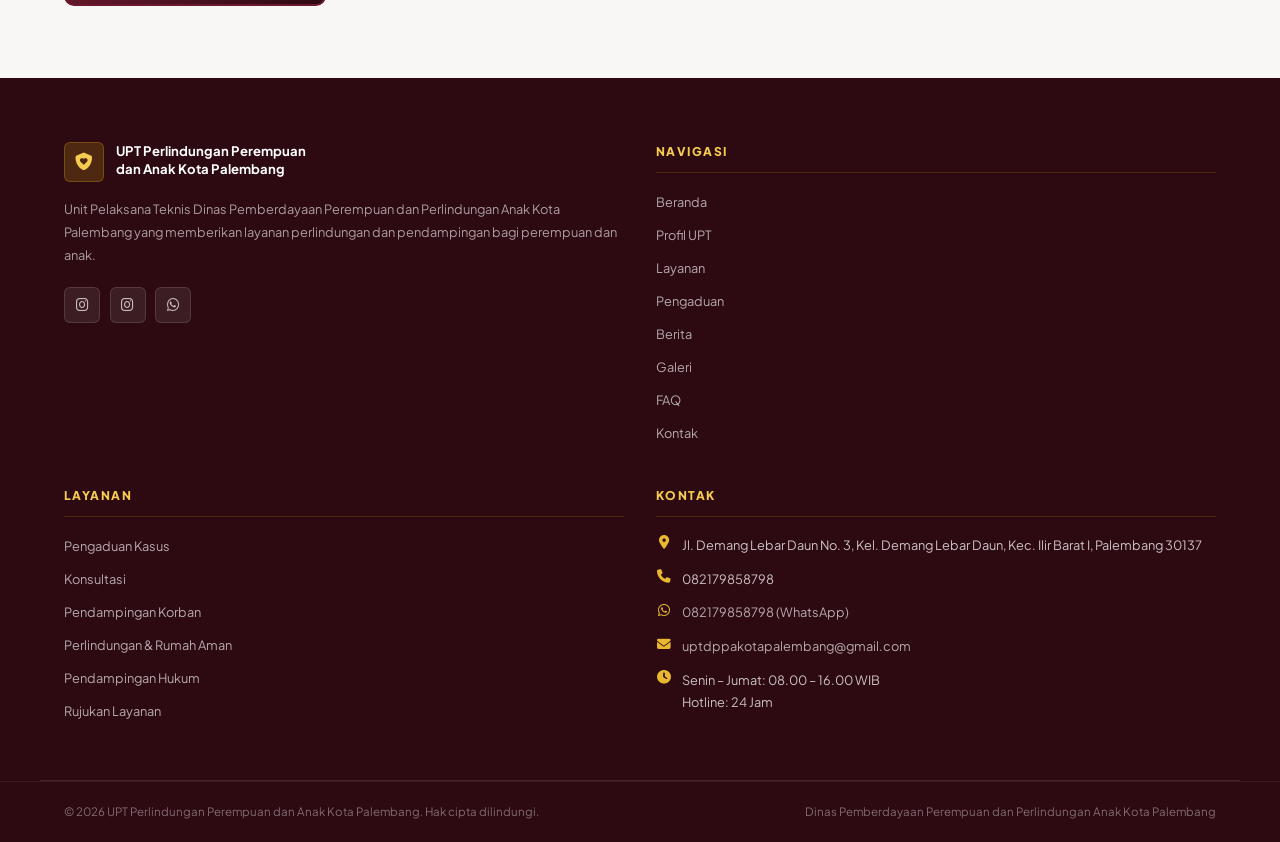
<file: profil.html>
<!DOCTYPE html>
<html lang="id">
<head>
  <meta charset="UTF-8" />
  <meta name="viewport" content="width=device-width, initial-scale=1.0" />
  <title>Profil UPT — UPT Perlindungan Perempuan dan Anak Kota Palembang</title>
  <meta name="description" content="Profil UPT Perlindungan Perempuan dan Anak Kota Palembang." />
  <link rel="stylesheet" href="https://cdnjs.cloudflare.com/ajax/libs/font-awesome/6.4.0/css/all.min.css" />
  <link rel="stylesheet" href="https://unpkg.com/aos@next/dist/aos.css" />
  <link rel="stylesheet" href="https://fonts.googleapis.com/css2?family=Cinzel:wght@600;700;800&family=Plus+Jakarta+Sans:wght@300;400;500;600;700;800&display=swap" />
  <link rel="stylesheet" href="custom.css" />
</head>
<body>
  <div id="navbar-root"></div>
  <header class="page-header">
    <div class="upt-container page-header-inner">
      <h1>Profil UPT Perlindungan Perempuan dan Anak Kota Palembang</h1>
      <nav class="breadcrumb"><a href="index.html">Beranda</a> <i class="fa-solid fa-chevron-right"></i> Profil UPT</nav>
    </div>
  </header>
  <main class="page-body">
    <div class="upt-container">
      <section class="mb-4" id="tentang-upt">
        <h2 class="section-title title-underline">Tentang UPT</h2>
        <p class="page-intro mt-3">Unit Pelaksana Teknis Perlindungan Perempuan dan Anak Kota Palembang memberikan layanan pengaduan, konsultasi, pendampingan, perlindungan, penanganan, dan rujukan bagi perempuan dan anak yang membutuhkan bantuan.</p>
        <p class="page-intro">UPT merupakan unit pelayanan teknis dalam lingkup Dinas Pemberdayaan Perempuan dan Perlindungan Anak Kota Palembang. Masyarakat dapat mengakses layanan secara langsung maupun melalui kanal pengaduan resmi.</p>
      </section>

      <div class="grid-2 mb-4">
        <article class="card card-body">
          <h3 class="layanan-card-title">Visi dan Misi</h3>
          <p class="layanan-card-desc">Ringkasan arah kerja perlindungan perempuan dan anak. Uraian lengkap tersedia pada laman tersendiri.</p>
          <a href="visi-misi.html" class="btn-text mt-2">Buka Visi &amp; Misi <i class="fa-solid fa-arrow-right"></i></a>
        </article>
        <article class="card card-body">
          <h3 class="layanan-card-title">Tugas dan Fungsi</h3>
          <p class="layanan-card-desc">Tugas pokok dan fungsi pelayanan UPT disusun agar mudah dibaca, bukan sebagai naskah hukum panjang.</p>
          <a href="tugas-fungsi.html" class="btn-text mt-2">Buka Tugas &amp; Fungsi <i class="fa-solid fa-arrow-right"></i></a>
        </article>
      </div>

      <section class="mb-4">
        <h2 class="section-title title-underline">Dasar Hukum</h2>
        <div class="notice-box maroon mt-3">
          <strong>[Dasar hukum pembentukan UPT]</strong>
          <p class="mt-1">Nomor peraturan daerah, peraturan wali kota, atau keputusan pembentukan UPT akan dicantumkan di sini setelah data resmi tersedia. Jangan menggunakan nomor fiktif.</p>
        </div>
        <p class="placeholder-note">Tempat untuk daftar peraturan yang sudah diverifikasi instansi.</p>
      </section>

      <section class="mb-4">
        <h2 class="section-title title-underline">Tujuan Pembentukan UPT</h2>
        <ul class="info-list mt-3">
          <li><i class="fa-solid fa-circle-check"></i><span>Menyediakan layanan perlindungan perempuan dan anak yang mudah diakses masyarakat.</span></li>
          <li><i class="fa-solid fa-circle-check"></i><span>Memberikan pendampingan dan penanganan yang berpihak pada keselamatan korban.</span></li>
          <li><i class="fa-solid fa-circle-check"></i><span>Menjadi penghubung rujukan dengan instansi terkait sesuai kewenangan.</span></li>
          <li><i class="fa-solid fa-circle-check"></i><span>Mendorong pencegahan kekerasan melalui edukasi publik.</span></li>
        </ul>
      </section>

      <section>
        <h2 class="section-title title-underline">Struktur Organisasi</h2>
        <p class="layanan-card-desc mt-3">Bagan struktur UPT menggunakan jabatan, bukan nama fiktif.</p>
        <a href="struktur.html" class="btn btn-primary mt-3">Lihat Struktur Organisasi</a>
      </section>
    </div>
  </main>
  <div id="footer-root"></div>
  <script src="https://unpkg.com/aos@next/dist/aos.js"></script>
  <script src="js/site-data.js"></script>
  <script src="js/components.js"></script>
  <script src="js/pages.js"></script>
</body>
</html>
</file>
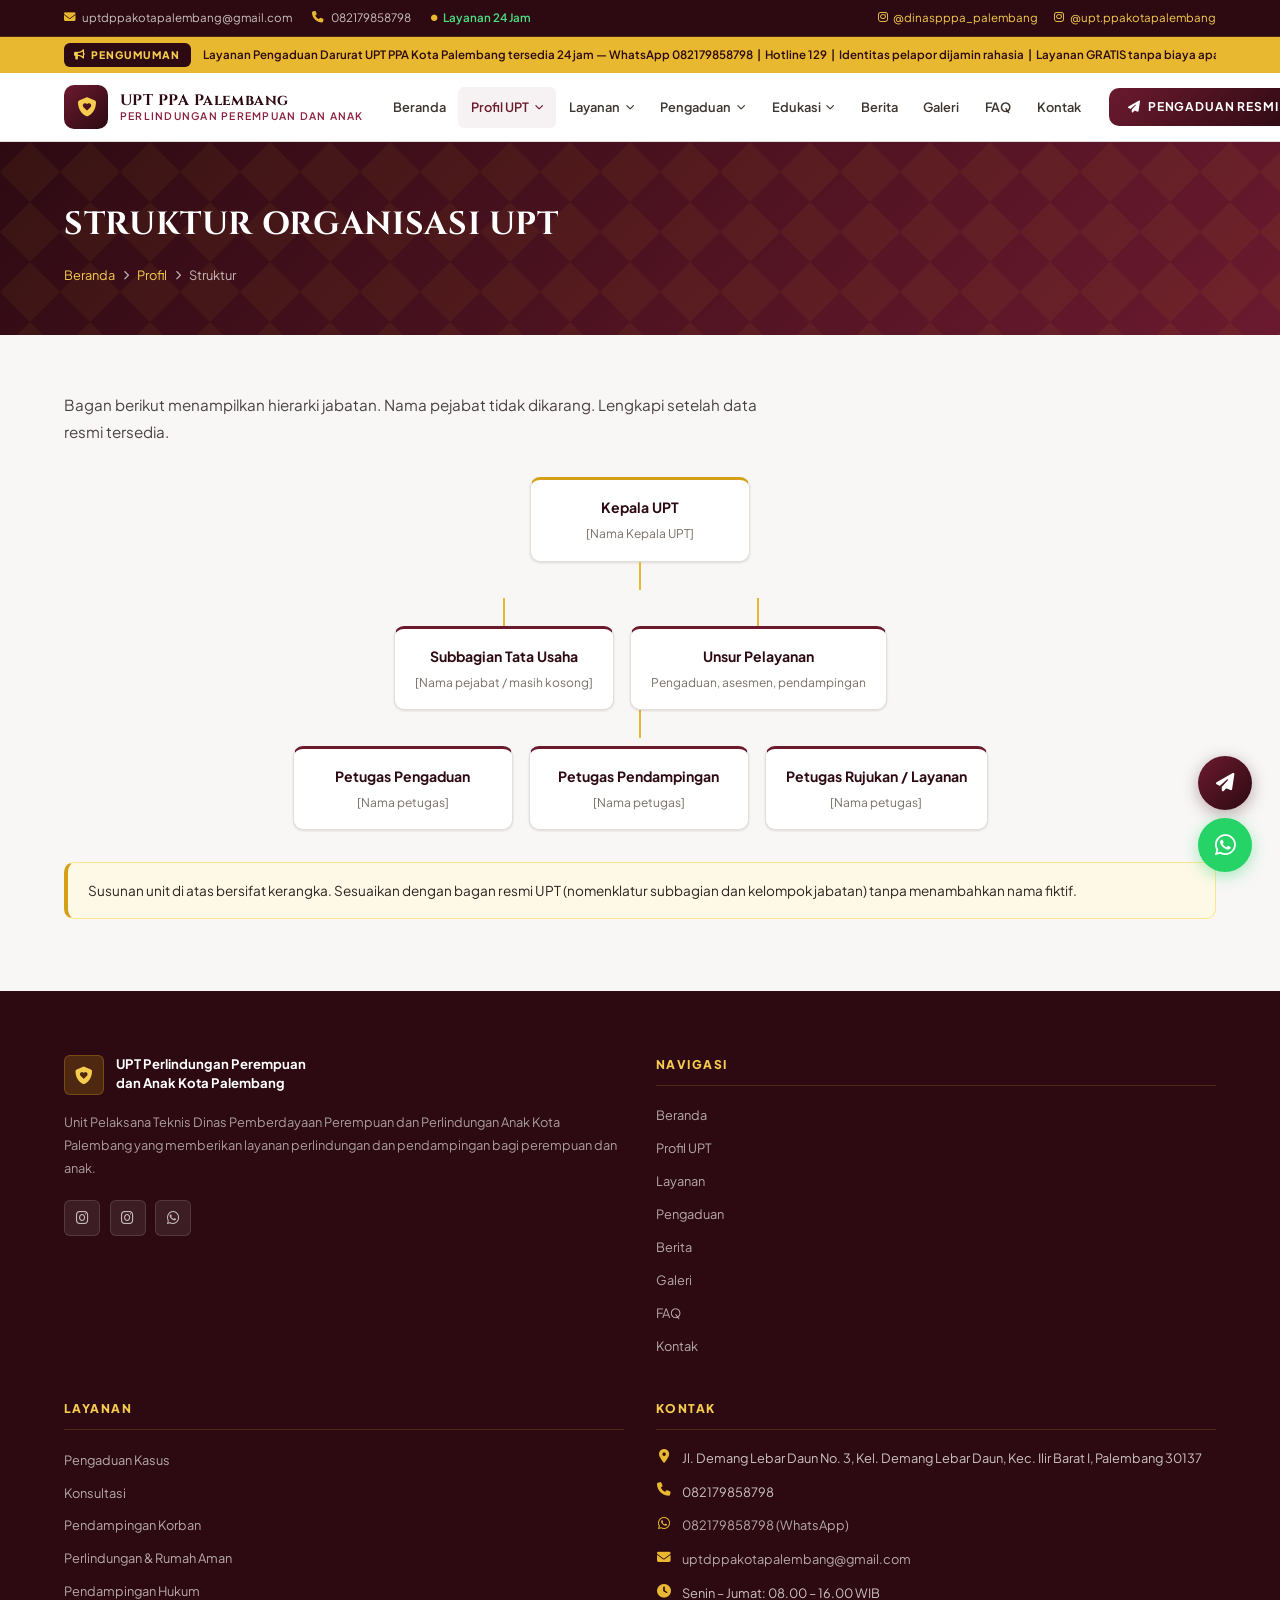
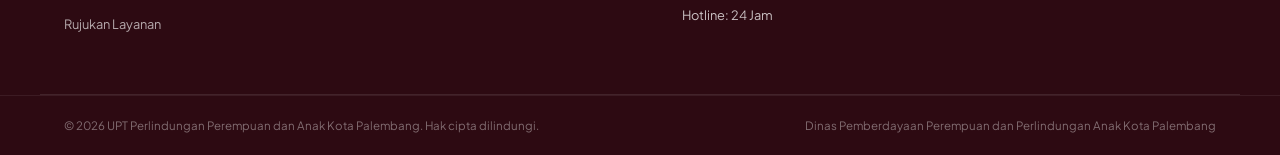
<file: struktur.html>
<!DOCTYPE html>
<html lang="id">
<head>
  <meta charset="UTF-8" />
  <meta name="viewport" content="width=device-width, initial-scale=1.0" />
  <title>Struktur Organisasi — UPT Perlindungan Perempuan dan Anak Kota Palembang</title>
  <link rel="stylesheet" href="https://cdnjs.cloudflare.com/ajax/libs/font-awesome/6.4.0/css/all.min.css" />
  <link rel="stylesheet" href="https://unpkg.com/aos@next/dist/aos.css" />
  <link rel="stylesheet" href="https://fonts.googleapis.com/css2?family=Cinzel:wght@600;700;800&family=Plus+Jakarta+Sans:wght@300;400;500;600;700;800&display=swap" />
  <link rel="stylesheet" href="custom.css" />
</head>
<body>
  <div id="navbar-root"></div>
  <header class="page-header">
    <div class="upt-container page-header-inner">
      <h1>STRUKTUR ORGANISASI UPT</h1>
      <nav class="breadcrumb"><a href="index.html">Beranda</a> <i class="fa-solid fa-chevron-right"></i> <a href="profil.html">Profil</a> <i class="fa-solid fa-chevron-right"></i> Struktur</nav>
    </div>
  </header>
  <main class="page-body">
    <div class="upt-container">
      <p class="page-intro">Bagan berikut menampilkan hierarki jabatan. Nama pejabat tidak dikarang. Lengkapi setelah data resmi tersedia.</p>

      <div class="org-tree">
        <div class="org-node gold">
          <h4>Kepala UPT</h4>
          <p>[Nama Kepala UPT]</p>
        </div>
        <div class="org-line"></div>
        <div class="org-row">
          <div class="org-branch">
            <div class="org-line"></div>
            <div class="org-node">
              <h4>Subbagian Tata Usaha</h4>
              <p>[Nama pejabat / masih kosong]</p>
            </div>
          </div>
          <div class="org-branch">
            <div class="org-line"></div>
            <div class="org-node">
              <h4>Unsur Pelayanan</h4>
              <p>Pengaduan, asesmen, pendampingan</p>
            </div>
          </div>
        </div>
        <div class="org-line"></div>
        <div class="org-row">
          <div class="org-node">
            <h4>Petugas Pengaduan</h4>
            <p>[Nama petugas]</p>
          </div>
          <div class="org-node">
            <h4>Petugas Pendampingan</h4>
            <p>[Nama petugas]</p>
          </div>
          <div class="org-node">
            <h4>Petugas Rujukan / Layanan</h4>
            <p>[Nama petugas]</p>
          </div>
        </div>
      </div>

      <div class="notice-box mt-4">
        Susunan unit di atas bersifat kerangka. Sesuaikan dengan bagan resmi UPT (nomenklatur subbagian dan kelompok jabatan) tanpa menambahkan nama fiktif.
      </div>
    </div>
  </main>
  <div id="footer-root"></div>
  <script src="https://unpkg.com/aos@next/dist/aos.js"></script>
  <script src="js/site-data.js"></script>
  <script src="js/components.js"></script>
  <script src="js/pages.js"></script>
</body>
</html>
</file>
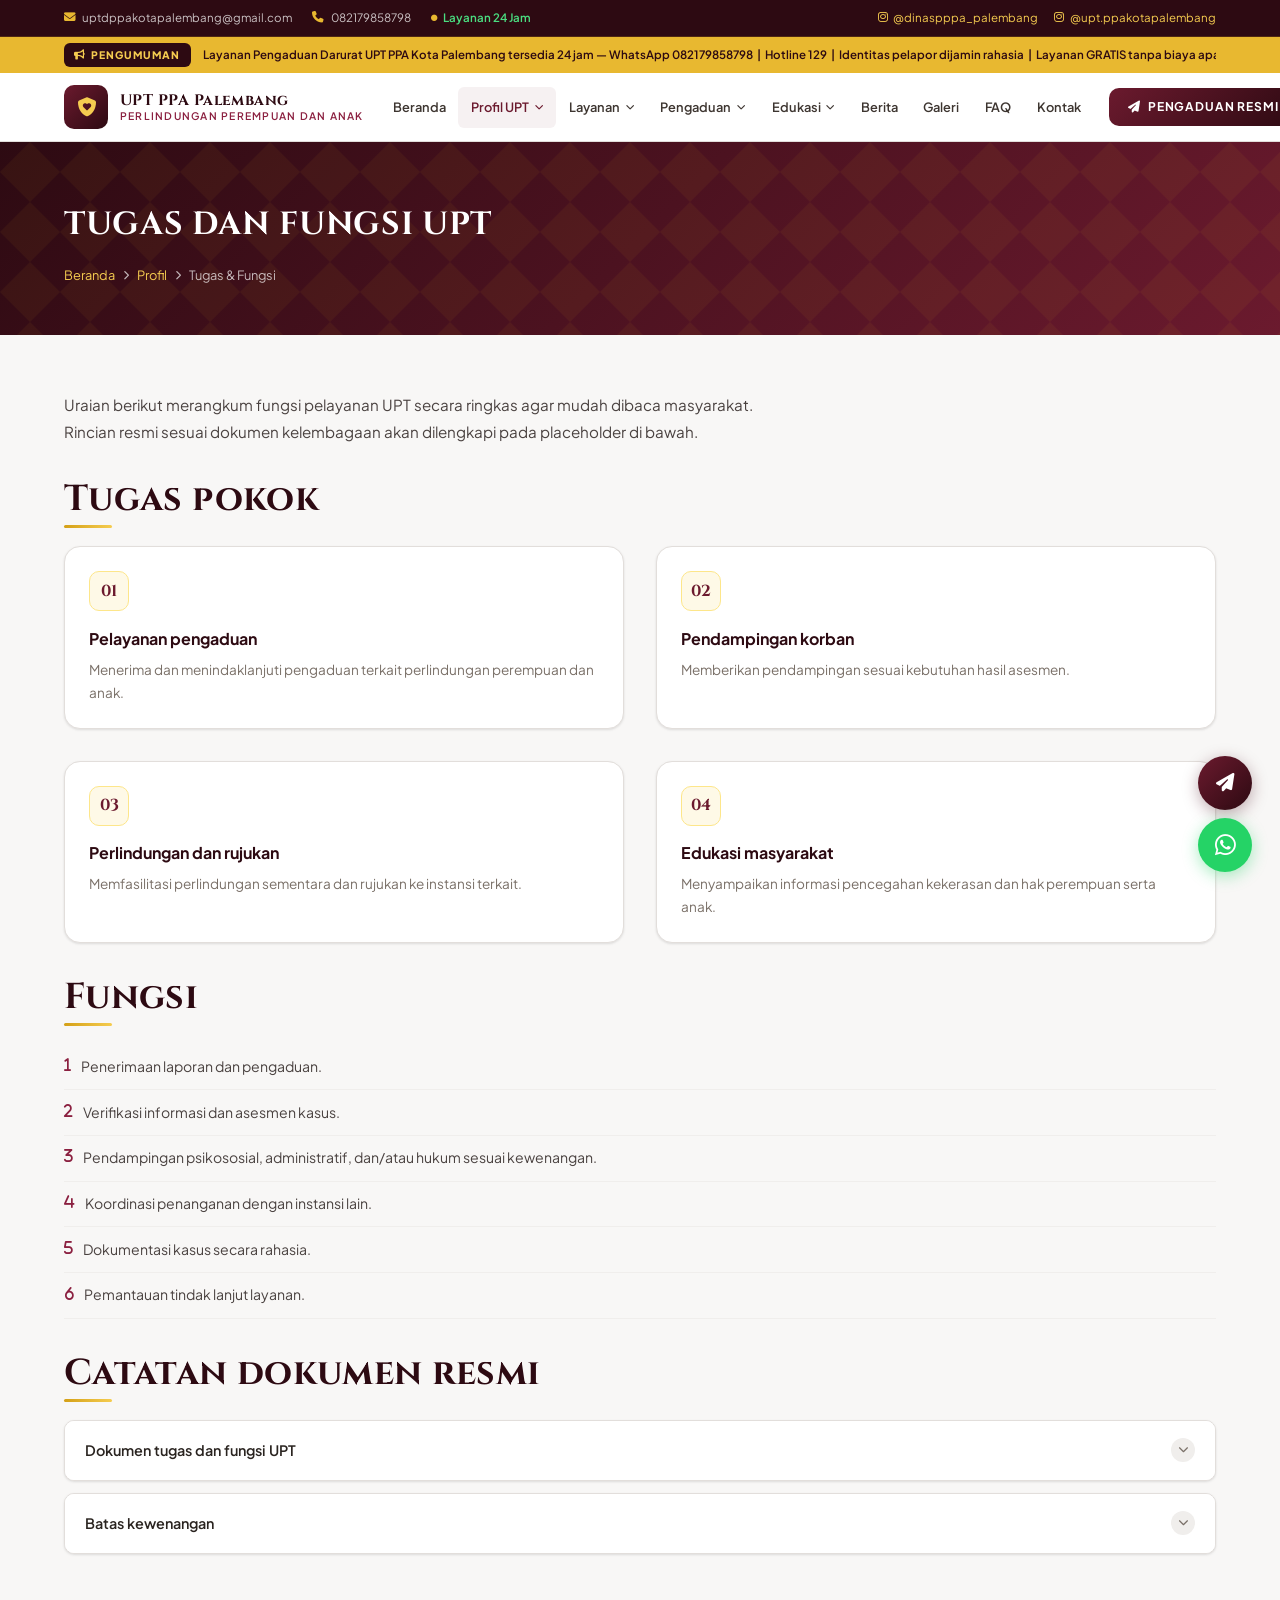
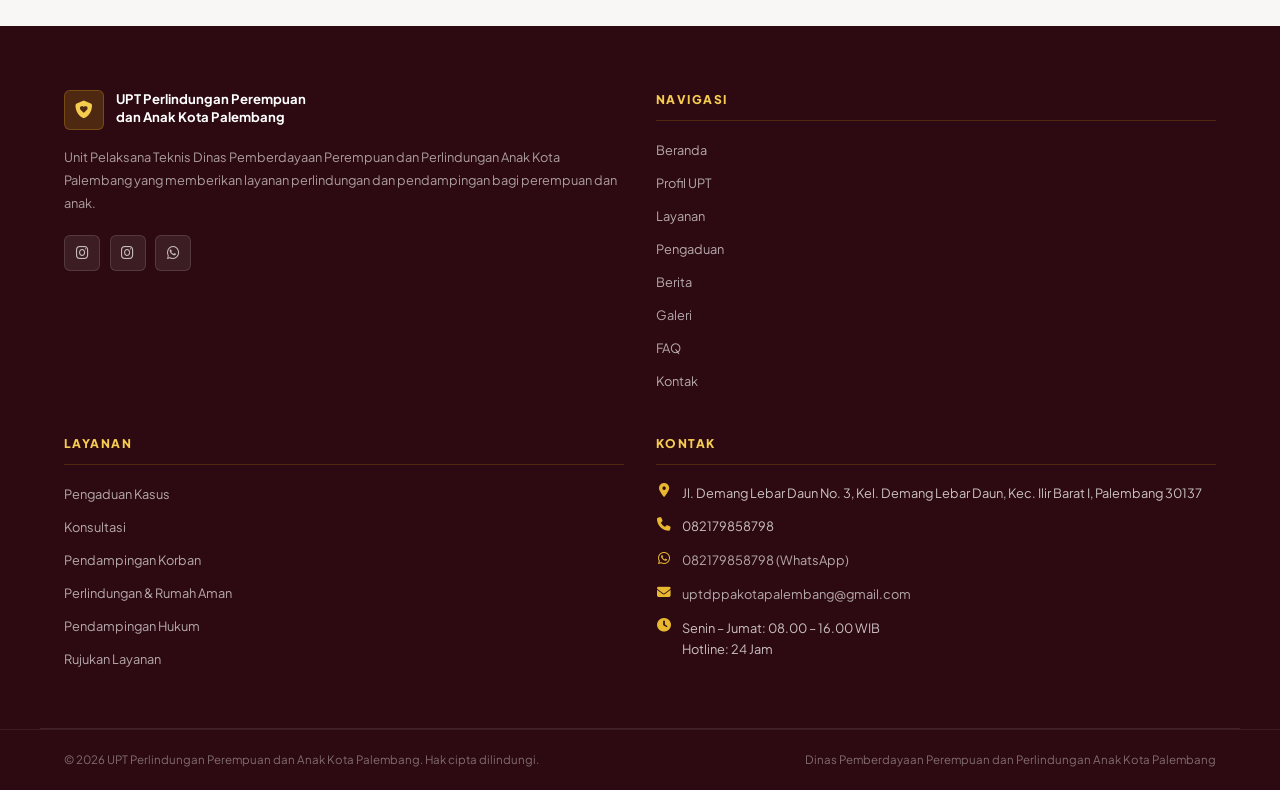
<file: tugas-fungsi.html>
<!DOCTYPE html>
<html lang="id">
<head>
  <meta charset="UTF-8" />
  <meta name="viewport" content="width=device-width, initial-scale=1.0" />
  <title>Tugas dan Fungsi — UPT Perlindungan Perempuan dan Anak Kota Palembang</title>
  <link rel="stylesheet" href="https://cdnjs.cloudflare.com/ajax/libs/font-awesome/6.4.0/css/all.min.css" />
  <link rel="stylesheet" href="https://unpkg.com/aos@next/dist/aos.css" />
  <link rel="stylesheet" href="https://fonts.googleapis.com/css2?family=Cinzel:wght@600;700;800&family=Plus+Jakarta+Sans:wght@300;400;500;600;700;800&display=swap" />
  <link rel="stylesheet" href="custom.css" />
</head>
<body>
  <div id="navbar-root"></div>
  <header class="page-header">
    <div class="upt-container page-header-inner">
      <h1>TUGAS DAN FUNGSI UPT</h1>
      <nav class="breadcrumb"><a href="index.html">Beranda</a> <i class="fa-solid fa-chevron-right"></i> <a href="profil.html">Profil</a> <i class="fa-solid fa-chevron-right"></i> Tugas &amp; Fungsi</nav>
    </div>
  </header>
  <main class="page-body">
    <div class="upt-container">
      <p class="page-intro">Uraian berikut merangkum fungsi pelayanan UPT secara ringkas agar mudah dibaca masyarakat. Rincian resmi sesuai dokumen kelembagaan akan dilengkapi pada placeholder di bawah.</p>

      <h2 class="section-title title-underline mb-3">Tugas pokok</h2>
      <div class="grid-2 mb-4">
        <article class="card card-body">
          <div class="misi-num">01</div>
          <h3 class="layanan-card-title">Pelayanan pengaduan</h3>
          <p class="layanan-card-desc">Menerima dan menindaklanjuti pengaduan terkait perlindungan perempuan dan anak.</p>
        </article>
        <article class="card card-body">
          <div class="misi-num">02</div>
          <h3 class="layanan-card-title">Pendampingan korban</h3>
          <p class="layanan-card-desc">Memberikan pendampingan sesuai kebutuhan hasil asesmen.</p>
        </article>
        <article class="card card-body">
          <div class="misi-num">03</div>
          <h3 class="layanan-card-title">Perlindungan dan rujukan</h3>
          <p class="layanan-card-desc">Memfasilitasi perlindungan sementara dan rujukan ke instansi terkait.</p>
        </article>
        <article class="card card-body">
          <div class="misi-num">04</div>
          <h3 class="layanan-card-title">Edukasi masyarakat</h3>
          <p class="layanan-card-desc">Menyampaikan informasi pencegahan kekerasan dan hak perempuan serta anak.</p>
        </article>
      </div>

      <h2 class="section-title title-underline mb-3">Fungsi</h2>
      <ol class="info-list mb-4">
        <li><i class="fa-solid fa-1"></i><span>Penerimaan laporan dan pengaduan.</span></li>
        <li><i class="fa-solid fa-2"></i><span>Verifikasi informasi dan asesmen kasus.</span></li>
        <li><i class="fa-solid fa-3"></i><span>Pendampingan psikososial, administratif, dan/atau hukum sesuai kewenangan.</span></li>
        <li><i class="fa-solid fa-4"></i><span>Koordinasi penanganan dengan instansi lain.</span></li>
        <li><i class="fa-solid fa-5"></i><span>Dokumentasi kasus secara rahasia.</span></li>
        <li><i class="fa-solid fa-6"></i><span>Pemantauan tindak lanjut layanan.</span></li>
      </ol>

      <h2 class="section-title title-underline mb-3">Catatan dokumen resmi</h2>
      <div class="faq-list" id="tugas-acc">
        <div class="faq-item">
          <button class="faq-question" type="button">Dokumen tugas dan fungsi UPT <span class="faq-icon"><i class="fa-solid fa-chevron-down"></i></span></button>
          <div class="faq-answer"><p>[Tugas dan fungsi sesuai dokumen resmi UPT — akan dilengkapi]. Gunakan naskah dari peraturan atau keputusan pembentukan, bukan ringkasan tidak resmi.</p></div>
        </div>
        <div class="faq-item">
          <button class="faq-question" type="button">Batas kewenangan <span class="faq-icon"><i class="fa-solid fa-chevron-down"></i></span></button>
          <div class="faq-answer"><p>UPT bekerja sesuai kewenangan unit pelayanan teknis. Penegakan hukum dilakukan oleh instansi yang berwenang. UPT mendampingi dan merujuk sesuai kebutuhan korban.</p></div>
        </div>
      </div>
    </div>
  </main>
  <div id="footer-root"></div>
  <script src="https://unpkg.com/aos@next/dist/aos.js"></script>
  <script src="js/site-data.js"></script>
  <script src="js/components.js"></script>
  <script src="js/pages.js"></script>
  <script>
    document.querySelectorAll('#tugas-acc .faq-question').forEach(btn => {
      btn.addEventListener('click', () => {
        btn.classList.toggle('open');
        btn.nextElementSibling.classList.toggle('open');
      });
    });
  </script>
</body>
</html>
</file>
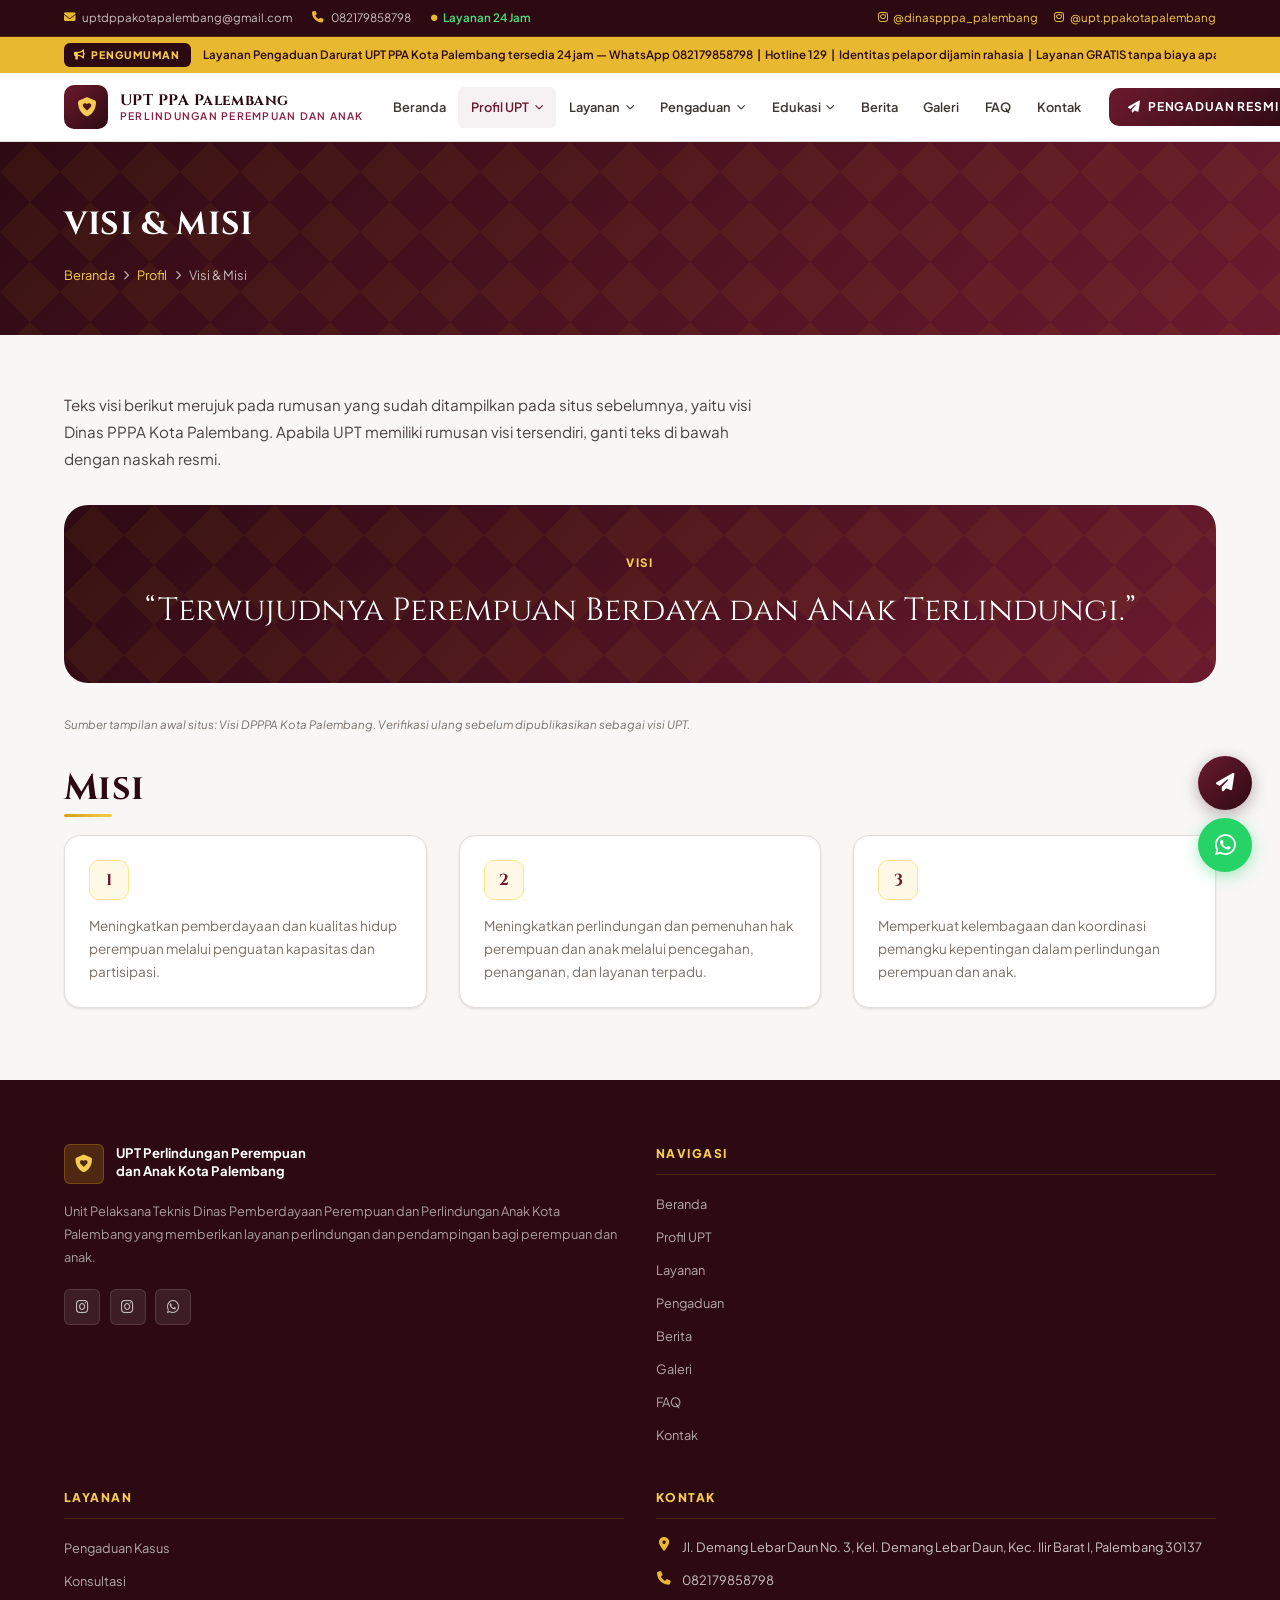
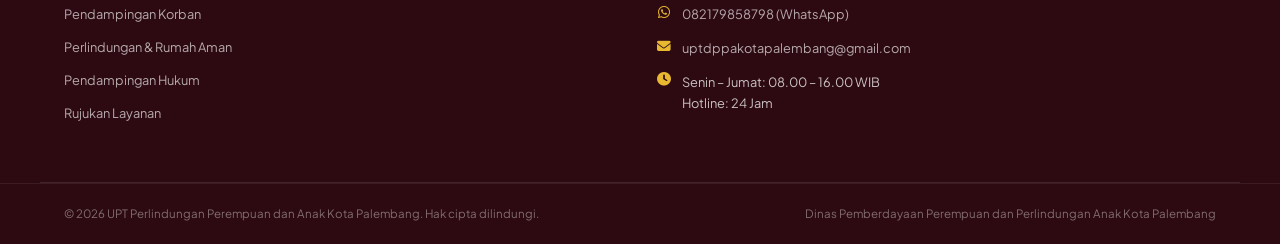
<file: visi-misi.html>
<!DOCTYPE html>
<html lang="id">
<head>
  <meta charset="UTF-8" />
  <meta name="viewport" content="width=device-width, initial-scale=1.0" />
  <title>Visi &amp; Misi — UPT Perlindungan Perempuan dan Anak Kota Palembang</title>
  <link rel="stylesheet" href="https://cdnjs.cloudflare.com/ajax/libs/font-awesome/6.4.0/css/all.min.css" />
  <link rel="stylesheet" href="https://unpkg.com/aos@next/dist/aos.css" />
  <link rel="stylesheet" href="https://fonts.googleapis.com/css2?family=Cinzel:wght@600;700;800&family=Plus+Jakarta+Sans:wght@300;400;500;600;700;800&display=swap" />
  <link rel="stylesheet" href="custom.css" />
</head>
<body>
  <div id="navbar-root"></div>
  <header class="page-header">
    <div class="upt-container page-header-inner">
      <h1>VISI &amp; MISI</h1>
      <nav class="breadcrumb"><a href="index.html">Beranda</a> <i class="fa-solid fa-chevron-right"></i> <a href="profil.html">Profil</a> <i class="fa-solid fa-chevron-right"></i> Visi &amp; Misi</nav>
    </div>
  </header>
  <main class="page-body">
    <div class="upt-container">
      <p class="page-intro">Teks visi berikut merujuk pada rumusan yang sudah ditampilkan pada situs sebelumnya, yaitu visi Dinas PPPA Kota Palembang. Apabila UPT memiliki rumusan visi tersendiri, ganti teks di bawah dengan naskah resmi.</p>

      <div class="visi-panel mb-4">
        <p class="visi-kicker">Visi</p>
        <p class="visi-quote">“Terwujudnya Perempuan Berdaya dan Anak Terlindungi.”</p>
      </div>
      <p class="placeholder-note mb-4">Sumber tampilan awal situs: Visi DPPPA Kota Palembang. Verifikasi ulang sebelum dipublikasikan sebagai visi UPT.</p>

      <h2 class="section-title title-underline mb-3">Misi</h2>
      <div class="grid-3">
        <article class="card card-body">
          <div class="misi-num">1</div>
          <p class="layanan-card-desc">Meningkatkan pemberdayaan dan kualitas hidup perempuan melalui penguatan kapasitas dan partisipasi.</p>
        </article>
        <article class="card card-body">
          <div class="misi-num">2</div>
          <p class="layanan-card-desc">Meningkatkan perlindungan dan pemenuhan hak perempuan dan anak melalui pencegahan, penanganan, dan layanan terpadu.</p>
        </article>
        <article class="card card-body">
          <div class="misi-num">3</div>
          <p class="layanan-card-desc">Memperkuat kelembagaan dan koordinasi pemangku kepentingan dalam perlindungan perempuan dan anak.</p>
        </article>
      </div>
    </div>
  </main>
  <div id="footer-root"></div>
  <script src="https://unpkg.com/aos@next/dist/aos.js"></script>
  <script src="js/site-data.js"></script>
  <script src="js/components.js"></script>
  <script src="js/pages.js"></script>
</body>
</html>
</file>
<file: custom.css>
/* =============================================================
   custom.css — Design System UPT PPA Kota Palembang
   Government Website + Modern Public Service + Humanis
   ============================================================= */

/* -------------------------------------------------------------
   CSS VARIABLES
   ------------------------------------------------------------- */
:root {
  /* Warna Utama */
  --maroon-950: #2d0a12;
  --maroon-900: #4a1020;
  --maroon-800: #6b1a2e;
  --maroon-700: #8b2040;
  --maroon-600: #a82a50;

  /* Gold Accent */
  --gold-600:   #b8860b;
  --gold-500:   #d4a017;
  --gold-400:   #e8b830;
  --gold-300:   #f5cc50;
  --gold-200:   #fde68a;
  --gold-100:   #fef9e7;

  /* Neutral */
  --white:      #ffffff;
  --gray-50:    #f8f7f6;
  --gray-100:   #f0eeec;
  --gray-200:   #e2dedb;
  --gray-300:   #c9c3be;
  --gray-400:   #a8a09a;
  --gray-500:   #7a7068;
  --gray-600:   #5a524c;
  --gray-700:   #3d3530;
  --gray-800:   #2a2420;
  --gray-900:   #1a1410;

  /* Semantic */
  --bg-body:    #f8f7f6;
  --bg-white:   #ffffff;
  --bg-section: #f0eeec;
  --text-dark:  #2a2420;
  --text-body:  #4a4240;
  --text-muted: #7a7068;
  --border:     #e2dedb;
  --shadow-sm:  0 1px 3px rgba(0,0,0,0.08), 0 1px 2px rgba(0,0,0,0.04);
  --shadow-md:  0 4px 12px rgba(0,0,0,0.10), 0 2px 6px rgba(0,0,0,0.06);
  --shadow-lg:  0 8px 24px rgba(0,0,0,0.12), 0 4px 12px rgba(0,0,0,0.08);

  /* Typography */
  --font-body:    'Plus Jakarta Sans', sans-serif;
  --font-heading: 'Cinzel', serif;

  /* Spacing */
  --section-py: 5rem;

  /* Border Radius */
  --radius-sm:  6px;
  --radius-md:  10px;
  --radius-lg:  16px;
  --radius-xl:  24px;
}

/* -------------------------------------------------------------
   RESET & BASE
   ------------------------------------------------------------- */
*, *::before, *::after { box-sizing: border-box; margin: 0; padding: 0; }

html { scroll-behavior: smooth; font-size: 16px; }

body {
  font-family: var(--font-body);
  background-color: var(--bg-body);
  color: var(--text-body);
  line-height: 1.7;
  -webkit-font-smoothing: antialiased;
}

img { max-width: 100%; height: auto; display: block; }
a { color: inherit; text-decoration: none; }
ul { list-style: none; }
button { font-family: inherit; cursor: pointer; border: none; background: none; }

/* -------------------------------------------------------------
   LAYOUT
   ------------------------------------------------------------- */
.upt-container {
  max-width: 1200px;
  margin: 0 auto;
  padding: 0 1.5rem;
}

.upt-section {
  padding: var(--section-py) 0;
}

.upt-section-sm {
  padding: 3rem 0;
}

/* Page Header (Banner di sub-halaman) */
.page-header {
  background: linear-gradient(135deg, var(--maroon-950) 0%, var(--maroon-800) 100%);
  padding: 3.5rem 0 3rem;
  position: relative;
  overflow: hidden;
}
.page-header::before {
  content: '';
  position: absolute;
  inset: 0;
  background-image: url("data:image/svg+xml,%3Csvg width='60' height='60' viewBox='0 0 60 60' xmlns='http://www.w3.org/2000/svg'%3E%3Cpath d='M30 0L60 30L30 60L0 30z' fill='%23d4a017' fill-opacity='0.06'/%3E%3C/svg%3E");
  pointer-events: none;
}
.page-header-inner {
  position: relative;
  z-index: 1;
}
.page-header h1 {
  font-family: var(--font-heading);
  font-size: 2rem;
  color: var(--white);
  font-weight: 700;
  letter-spacing: 0.02em;
}
.page-header .breadcrumb {
  display: flex;
  align-items: center;
  gap: 0.5rem;
  margin-top: 0.75rem;
  font-size: 0.8rem;
  color: rgba(255,255,255,0.7);
}
.page-header .breadcrumb a { color: var(--gold-300); }
.page-header .breadcrumb a:hover { color: var(--white); }
.page-header .breadcrumb i { font-size: 0.6rem; }

/* -------------------------------------------------------------
   TYPOGRAPHY
   ------------------------------------------------------------- */
.section-label {
  display: inline-flex;
  align-items: center;
  gap: 0.5rem;
  font-size: 0.7rem;
  font-weight: 700;
  text-transform: uppercase;
  letter-spacing: 0.15em;
  color: var(--maroon-700);
  background: rgba(107, 26, 46, 0.08);
  border: 1px solid rgba(107, 26, 46, 0.2);
  padding: 0.35rem 0.9rem;
  border-radius: 999px;
  margin-bottom: 0.75rem;
}

.section-title {
  font-family: var(--font-heading);
  font-size: clamp(1.5rem, 3vw, 2.25rem);
  font-weight: 700;
  color: var(--maroon-950);
  line-height: 1.25;
  letter-spacing: 0.01em;
}

.section-desc {
  font-size: 0.95rem;
  color: var(--text-muted);
  max-width: 600px;
  margin-top: 0.75rem;
  line-height: 1.75;
}

.section-header {
  margin-bottom: 3rem;
}
.section-header.center {
  text-align: center;
}
.section-header.center .section-desc {
  margin-left: auto;
  margin-right: auto;
}

/* Gold underline dekoratif */
.title-underline {
  display: inline-block;
  position: relative;
}
.title-underline::after {
  content: '';
  position: absolute;
  left: 0; bottom: -6px;
  width: 48px; height: 3px;
  background: linear-gradient(90deg, var(--gold-500), var(--gold-300));
  border-radius: 2px;
}
.section-header.center .title-underline::after {
  left: 50%;
  transform: translateX(-50%);
}

/* -------------------------------------------------------------
   BUTTONS
   ------------------------------------------------------------- */
.btn {
  display: inline-flex;
  align-items: center;
  justify-content: center;
  gap: 0.5rem;
  padding: 0.7rem 1.5rem;
  font-size: 0.8rem;
  font-weight: 700;
  text-transform: uppercase;
  letter-spacing: 0.08em;
  border-radius: var(--radius-md);
  border: 2px solid transparent;
  transition: all 0.25s ease;
  cursor: pointer;
  white-space: nowrap;
}

.btn-primary {
  background: linear-gradient(135deg, var(--maroon-800), var(--maroon-950));
  color: var(--white);
  border-color: var(--maroon-800);
}
.btn-primary:hover {
  background: linear-gradient(135deg, var(--maroon-700), var(--maroon-900));
  transform: translateY(-2px);
  box-shadow: 0 6px 18px rgba(74,16,32,0.35);
}

.btn-gold {
  background: linear-gradient(135deg, var(--gold-400), var(--gold-600));
  color: var(--maroon-950);
  border-color: var(--gold-400);
}
.btn-gold:hover {
  background: linear-gradient(135deg, var(--gold-300), var(--gold-500));
  transform: translateY(-2px);
  box-shadow: 0 6px 18px rgba(212,160,23,0.35);
}

.btn-outline {
  background: transparent;
  color: var(--maroon-800);
  border-color: var(--maroon-800);
}
.btn-outline:hover {
  background: var(--maroon-800);
  color: var(--white);
  transform: translateY(-2px);
}

.btn-outline-gold {
  background: transparent;
  color: var(--gold-500);
  border-color: var(--gold-500);
}
.btn-outline-gold:hover {
  background: var(--gold-500);
  color: var(--maroon-950);
}

.btn-outline-white {
  background: transparent;
  color: var(--white);
  border-color: rgba(255,255,255,0.6);
}
.btn-outline-white:hover {
  background: rgba(255,255,255,0.15);
  border-color: var(--white);
}

.btn-sm { padding: 0.5rem 1rem; font-size: 0.72rem; }
.btn-lg { padding: 0.85rem 2rem; font-size: 0.85rem; }

/* -------------------------------------------------------------
   CARDS
   ------------------------------------------------------------- */
.card {
  background: var(--bg-white);
  border: 1px solid var(--border);
  border-radius: var(--radius-lg);
  overflow: hidden;
  box-shadow: var(--shadow-sm);
  transition: transform 0.25s ease, box-shadow 0.25s ease;
}
.card:hover {
  transform: translateY(-4px);
  box-shadow: var(--shadow-md);
}

.card-body { padding: 1.5rem; }
.card-img { width: 100%; height: 200px; object-fit: cover; }

/* Layanan Card */
.layanan-card {
  background: var(--bg-white);
  border: 1px solid var(--border);
  border-radius: var(--radius-lg);
  padding: 1.75rem 1.5rem;
  box-shadow: var(--shadow-sm);
  transition: all 0.3s ease;
  display: flex;
  flex-direction: column;
  gap: 1rem;
  border-top: 3px solid transparent;
}
.layanan-card:hover {
  transform: translateY(-5px);
  box-shadow: var(--shadow-lg);
  border-top-color: var(--maroon-700);
}
.layanan-card-icon {
  width: 56px; height: 56px;
  background: linear-gradient(135deg, var(--maroon-800), var(--maroon-950));
  color: var(--gold-300);
  border-radius: var(--radius-md);
  display: flex;
  align-items: center;
  justify-content: center;
  font-size: 1.4rem;
  flex-shrink: 0;
}
.layanan-card-title {
  font-size: 1rem;
  font-weight: 700;
  color: var(--maroon-950);
  margin-bottom: 0.35rem;
}
.layanan-card-desc {
  font-size: 0.85rem;
  color: var(--text-muted);
  line-height: 1.7;
  flex: 1;
}

/* Berita Card */
.berita-card {
  background: var(--bg-white);
  border: 1px solid var(--border);
  border-radius: var(--radius-lg);
  overflow: hidden;
  box-shadow: var(--shadow-sm);
  transition: all 0.3s ease;
  display: flex;
  flex-direction: column;
}
.berita-card:hover { transform: translateY(-4px); box-shadow: var(--shadow-md); }
.berita-card-img {
  height: 200px;
  background: linear-gradient(135deg, var(--maroon-900), var(--maroon-950));
  display: flex;
  align-items: center;
  justify-content: center;
  position: relative;
  overflow: hidden;
}
.berita-card-img-icon {
  font-size: 3rem;
  color: rgba(255,255,255,0.15);
}
.berita-card-badge {
  position: absolute;
  top: 0.75rem;
  left: 0.75rem;
  background: var(--maroon-800);
  color: var(--gold-200);
  font-size: 0.65rem;
  font-weight: 700;
  text-transform: uppercase;
  letter-spacing: 0.1em;
  padding: 0.25rem 0.6rem;
  border-radius: var(--radius-sm);
}
.berita-card-body {
  padding: 1.25rem;
  flex: 1;
  display: flex;
  flex-direction: column;
  gap: 0.5rem;
}
.berita-card-date {
  font-size: 0.72rem;
  color: var(--text-muted);
  display: flex;
  align-items: center;
  gap: 0.4rem;
}
.berita-card-title {
  font-size: 0.9rem;
  font-weight: 700;
  color: var(--text-dark);
  line-height: 1.45;
  flex: 1;
}
.berita-card-title:hover { color: var(--maroon-700); }
.berita-card-desc {
  font-size: 0.8rem;
  color: var(--text-muted);
  line-height: 1.65;
  display: -webkit-box;
  -webkit-line-clamp: 2;
  -webkit-box-orient: vertical;
  overflow: hidden;
}

/* Edukasi Card */
.edukasi-card {
  background: var(--bg-white);
  border: 1px solid var(--border);
  border-radius: var(--radius-lg);
  padding: 1.5rem;
  box-shadow: var(--shadow-sm);
  transition: all 0.3s ease;
  text-align: center;
}
.edukasi-card:hover { transform: translateY(-4px); box-shadow: var(--shadow-md); }
.edukasi-card-icon {
  width: 64px; height: 64px;
  background: var(--gold-100);
  color: var(--maroon-800);
  border-radius: 50%;
  display: flex;
  align-items: center;
  justify-content: center;
  font-size: 1.5rem;
  margin: 0 auto 1rem;
  border: 2px solid var(--gold-200);
}
.edukasi-card-title {
  font-size: 0.95rem;
  font-weight: 700;
  color: var(--maroon-950);
  margin-bottom: 0.5rem;
}
.edukasi-card-desc {
  font-size: 0.8rem;
  color: var(--text-muted);
  line-height: 1.65;
}

/* FAQ Accordion */
.faq-item {
  border: 1px solid var(--border);
  border-radius: var(--radius-md);
  overflow: hidden;
  background: var(--bg-white);
  box-shadow: var(--shadow-sm);
}
.faq-question {
  width: 100%;
  text-align: left;
  padding: 1.1rem 1.25rem;
  font-size: 0.9rem;
  font-weight: 600;
  color: var(--text-dark);
  background: var(--bg-white);
  display: flex;
  align-items: center;
  justify-content: space-between;
  gap: 1rem;
  transition: background 0.2s;
}
.faq-question:hover { background: var(--gray-50); }
.faq-question.open { color: var(--maroon-800); background: rgba(107,26,46,0.04); }
.faq-question .faq-icon {
  width: 24px; height: 24px;
  background: var(--gray-100);
  border-radius: 50%;
  display: flex;
  align-items: center;
  justify-content: center;
  font-size: 0.65rem;
  color: var(--gray-500);
  flex-shrink: 0;
  transition: all 0.3s;
}
.faq-question.open .faq-icon {
  background: var(--maroon-800);
  color: var(--white);
  transform: rotate(180deg);
}
.faq-answer {
  max-height: 0;
  overflow: hidden;
  transition: max-height 0.35s ease, padding 0.35s ease;
  padding: 0 1.25rem;
  font-size: 0.85rem;
  color: var(--text-muted);
  line-height: 1.8;
  border-top: 0px solid var(--border);
}
.faq-answer.open {
  max-height: 600px;
  padding: 1rem 1.25rem 1.25rem;
  border-top-width: 1px;
}

/* Alur Step */
.alur-step {
  display: flex;
  align-items: flex-start;
  gap: 1.25rem;
}
.alur-step-num {
  width: 44px; height: 44px;
  background: linear-gradient(135deg, var(--maroon-800), var(--maroon-950));
  color: var(--gold-300);
  border-radius: 50%;
  display: flex;
  align-items: center;
  justify-content: center;
  font-family: var(--font-heading);
  font-size: 0.85rem;
  font-weight: 700;
  flex-shrink: 0;
}
.alur-step-body h4 {
  font-size: 0.95rem;
  font-weight: 700;
  color: var(--text-dark);
  margin-bottom: 0.25rem;
}
.alur-step-body p {
  font-size: 0.82rem;
  color: var(--text-muted);
  line-height: 1.65;
}

/* -------------------------------------------------------------
   TOP BAR
   ------------------------------------------------------------- */
.upt-topbar {
  background: var(--maroon-950);
  color: rgba(255,255,255,0.75);
  font-size: 0.72rem;
  padding: 0.5rem 0;
  border-bottom: 1px solid rgba(212,160,23,0.2);
}
.topbar-inner {
  display: flex;
  align-items: center;
  justify-content: space-between;
  gap: 1rem;
}
.topbar-left {
  display: flex;
  align-items: center;
  gap: 1.25rem;
  flex-wrap: wrap;
}
.topbar-left span {
  display: flex;
  align-items: center;
  gap: 0.4rem;
}
.topbar-left i { color: var(--gold-400); }
.topbar-online { color: #4ade80; font-weight: 600; }
.pulse-dot { animation: pulseDot 2s ease-in-out infinite; font-size: 0.4rem; }
@keyframes pulseDot {
  0%, 100% { opacity: 1; }
  50% { opacity: 0.3; }
}
.topbar-right {
  display: flex;
  align-items: center;
  gap: 1rem;
}
.topbar-right a {
  display: flex;
  align-items: center;
  gap: 0.35rem;
  color: var(--gold-300);
  transition: color 0.2s;
}
.topbar-right a:hover { color: var(--white); }

/* -------------------------------------------------------------
   ANNOUNCEMENT BAR
   ------------------------------------------------------------- */
.upt-announcement {
  background: var(--gold-400);
  color: var(--maroon-950);
  font-size: 0.72rem;
  font-weight: 600;
  padding: 0.4rem 0;
  overflow: hidden;
}
.announcement-inner {
  display: flex;
  align-items: center;
  gap: 0.75rem;
}
.ann-badge {
  background: var(--maroon-950);
  color: var(--gold-300);
  padding: 0.2rem 0.65rem;
  border-radius: var(--radius-sm);
  font-size: 0.65rem;
  font-weight: 800;
  text-transform: uppercase;
  letter-spacing: 0.1em;
  white-space: nowrap;
  display: flex;
  align-items: center;
  gap: 0.35rem;
}
.ann-marquee-wrap { flex: 1; overflow: hidden; }
.ann-marquee {
  display: inline-block;
  white-space: nowrap;
  animation: marqueeScroll 30s linear infinite;
}
@keyframes marqueeScroll {
  from { transform: translateX(100vw); }
  to   { transform: translateX(-100%); }
}

/* -------------------------------------------------------------
   NAVBAR
   ------------------------------------------------------------- */
.upt-navbar {
  background: rgba(255,255,255,0.97);
  backdrop-filter: blur(12px);
  -webkit-backdrop-filter: blur(12px);
  border-bottom: 1px solid var(--border);
  position: sticky;
  top: 0;
  z-index: 1000;
  transition: box-shadow 0.3s;
}
.upt-navbar.scrolled {
  box-shadow: 0 2px 16px rgba(0,0,0,0.10);
}

.navbar-inner {
  display: flex;
  align-items: center;
  justify-content: space-between;
  height: 68px;
  gap: 1rem;
}

/* Logo */
.navbar-logo {
  display: flex;
  align-items: center;
  gap: 0.75rem;
  text-decoration: none;
  flex-shrink: 0;
}
.logo-icon {
  width: 44px; height: 44px;
  background: linear-gradient(135deg, var(--maroon-800), var(--maroon-950));
  color: var(--gold-300);
  border-radius: var(--radius-md);
  display: flex;
  align-items: center;
  justify-content: center;
  font-size: 1.2rem;
}
.logo-text { display: flex; flex-direction: column; line-height: 1.2; }
.logo-title {
  font-family: var(--font-heading);
  font-size: 0.95rem;
  font-weight: 700;
  color: var(--maroon-950);
  letter-spacing: 0.03em;
}
.logo-sub {
  font-size: 0.65rem;
  font-weight: 600;
  color: var(--maroon-700);
  text-transform: uppercase;
  letter-spacing: 0.12em;
}

/* Desktop Menu */
.navbar-menu {
  display: flex;
  align-items: center;
  gap: 0;
  list-style: none;
  flex: 1;
  justify-content: center;
}
.navbar-menu > li { position: relative; }
.navbar-menu > li > a {
  display: flex;
  align-items: center;
  gap: 0.35rem;
  padding: 0.6rem 0.8rem;
  font-size: 0.8rem;
  font-weight: 600;
  color: var(--gray-700);
  border-radius: var(--radius-sm);
  transition: all 0.2s;
  white-space: nowrap;
}
.navbar-menu > li > a:hover,
.navbar-menu > li > a.nav-active {
  color: var(--maroon-800);
  background: rgba(107,26,46,0.06);
}
.dd-arrow {
  font-size: 0.55rem;
  transition: transform 0.25s;
}
.has-dropdown:hover .dd-arrow { transform: rotate(180deg); }

/* Dropdown */
.dropdown {
  position: absolute;
  top: calc(100% + 4px);
  left: 0;
  background: var(--white);
  border: 1px solid var(--border);
  border-radius: var(--radius-md);
  box-shadow: var(--shadow-lg);
  min-width: 220px;
  padding: 0.4rem 0;
  opacity: 0;
  visibility: hidden;
  transform: translateY(-6px);
  transition: all 0.22s ease;
  z-index: 100;
}
.has-dropdown:hover .dropdown {
  opacity: 1;
  visibility: visible;
  transform: translateY(0);
}
.dropdown li a {
  display: flex;
  align-items: center;
  gap: 0.65rem;
  padding: 0.6rem 1rem;
  font-size: 0.8rem;
  font-weight: 500;
  color: var(--text-body);
  transition: all 0.18s;
}
.dropdown li a:hover {
  background: rgba(107,26,46,0.05);
  color: var(--maroon-800);
  padding-left: 1.25rem;
}
.dropdown li a i {
  width: 16px;
  text-align: center;
  color: var(--maroon-700);
  font-size: 0.8rem;
}

/* CTA Navbar */
.btn-navbar-cta {
  display: inline-flex;
  align-items: center;
  gap: 0.45rem;
  padding: 0.55rem 1.15rem;
  background: linear-gradient(135deg, var(--maroon-800), var(--maroon-950));
  color: var(--white);
  font-size: 0.75rem;
  font-weight: 700;
  text-transform: uppercase;
  letter-spacing: 0.07em;
  border-radius: var(--radius-md);
  border: none;
  white-space: nowrap;
  transition: all 0.25s;
  flex-shrink: 0;
}
.btn-navbar-cta:hover {
  background: linear-gradient(135deg, var(--maroon-700), var(--maroon-900));
  transform: translateY(-1px);
  box-shadow: 0 4px 14px rgba(74,16,32,0.3);
}

/* Hamburger */
.hamburger {
  display: none;
  flex-direction: column;
  gap: 5px;
  padding: 0.4rem;
  cursor: pointer;
  background: none;
  border: none;
}
.hamburger span {
  display: block;
  width: 24px; height: 2px;
  background: var(--maroon-950);
  border-radius: 2px;
  transition: all 0.3s;
  transform-origin: center;
}
.hamburger.open span:nth-child(1) { transform: translateY(7px) rotate(45deg); }
.hamburger.open span:nth-child(2) { opacity: 0; transform: scaleX(0); }
.hamburger.open span:nth-child(3) { transform: translateY(-7px) rotate(-45deg); }

/* Mobile Menu */
.mobile-menu {
  display: none;
  background: var(--white);
  border-top: 1px solid var(--border);
  padding: 0;
  max-height: 0;
  overflow: hidden;
  transition: max-height 0.4s ease;
}
.mobile-menu.open {
  max-height: 90vh;
  overflow-y: auto;
  padding-bottom: 1rem;
}
.mobile-menu ul {
  list-style: none;
  padding: 0.5rem 0;
}
.mobile-menu ul li > a,
.mobile-menu .mob-toggle {
  display: flex;
  align-items: center;
  gap: 0.65rem;
  padding: 0.75rem 1.5rem;
  font-size: 0.88rem;
  font-weight: 600;
  color: var(--text-dark);
  width: 100%;
  text-align: left;
  justify-content: flex-start;
  border-bottom: 1px solid var(--gray-100);
  transition: background 0.2s;
}
.mobile-menu ul li > a:hover,
.mobile-menu .mob-toggle:hover,
.mobile-menu .mob-toggle.active {
  background: rgba(107,26,46,0.05);
  color: var(--maroon-800);
}
.mobile-menu .mob-toggle i:last-child {
  margin-left: auto;
  font-size: 0.6rem;
  transition: transform 0.3s;
}
.mobile-menu .mob-toggle.active i:last-child { transform: rotate(180deg); }
.mob-sub {
  max-height: 0;
  overflow: hidden;
  transition: max-height 0.3s ease;
  background: var(--gray-50);
}
.mob-sub.open { max-height: 500px; }
.mob-sub li a {
  padding: 0.6rem 2rem;
  font-size: 0.82rem;
  font-weight: 500;
  border-bottom: 1px solid var(--gray-100);
}
.mob-cta a {
  background: var(--maroon-950) !important;
  color: var(--white) !important;
  justify-content: center !important;
  margin: 0.75rem 1rem 0 !important;
  border-radius: var(--radius-md) !important;
  border-bottom: none !important;
}

/* -------------------------------------------------------------
   FOOTER
   ------------------------------------------------------------- */
.upt-footer {
  background: var(--maroon-950);
  color: rgba(255,255,255,0.75);
  padding-top: 4rem;
}
.footer-grid {
  display: grid;
  grid-template-columns: 2fr 1fr 1fr 1.5fr;
  gap: 3rem;
  padding-bottom: 3rem;
  border-bottom: 1px solid rgba(255,255,255,0.1);
}
.footer-logo {
  display: flex;
  align-items: flex-start;
  gap: 0.75rem;
  margin-bottom: 1rem;
}
.footer-logo-icon {
  width: 40px; height: 40px;
  background: rgba(212,160,23,0.2);
  border: 1px solid rgba(212,160,23,0.3);
  color: var(--gold-300);
  border-radius: var(--radius-sm);
  display: flex;
  align-items: center;
  justify-content: center;
  font-size: 1.1rem;
  flex-shrink: 0;
}
.footer-logo-title {
  font-size: 0.82rem;
  font-weight: 700;
  color: var(--white);
  line-height: 1.4;
}
.footer-desc {
  font-size: 0.8rem;
  line-height: 1.8;
  color: rgba(255,255,255,0.6);
  margin-bottom: 1.25rem;
}
.footer-socials {
  display: flex;
  gap: 0.6rem;
}
.footer-socials a {
  width: 36px; height: 36px;
  background: rgba(255,255,255,0.08);
  border: 1px solid rgba(255,255,255,0.12);
  border-radius: var(--radius-sm);
  display: flex;
  align-items: center;
  justify-content: center;
  color: rgba(255,255,255,0.7);
  font-size: 0.9rem;
  transition: all 0.2s;
}
.footer-socials a:hover {
  background: var(--gold-500);
  border-color: var(--gold-500);
  color: var(--maroon-950);
}
.footer-col-title {
  font-size: 0.75rem;
  font-weight: 800;
  text-transform: uppercase;
  letter-spacing: 0.12em;
  color: var(--gold-300);
  margin-bottom: 1.1rem;
  padding-bottom: 0.6rem;
  border-bottom: 1px solid rgba(212,160,23,0.2);
}
.footer-links li {
  margin-bottom: 0.5rem;
}
.footer-links a {
  font-size: 0.8rem;
  color: rgba(255,255,255,0.65);
  display: flex;
  align-items: center;
  gap: 0.4rem;
  transition: all 0.2s;
  padding: 0.1rem 0;
}
.footer-links a:hover {
  color: var(--gold-300);
  padding-left: 0.4rem;
}
.footer-contact li {
  display: flex;
  align-items: flex-start;
  gap: 0.65rem;
  margin-bottom: 0.75rem;
  font-size: 0.8rem;
}
.footer-contact i {
  color: var(--gold-400);
  font-size: 0.85rem;
  margin-top: 0.1rem;
  flex-shrink: 0;
  width: 16px;
  text-align: center;
}
.footer-contact a { color: rgba(255,255,255,0.65); }
.footer-contact a:hover { color: var(--gold-300); }
.footer-bottom {
  padding: 1.25rem 0;
  border-top: 1px solid rgba(255,255,255,0.07);
}
.footer-bottom-inner {
  display: flex;
  align-items: center;
  justify-content: space-between;
  gap: 1rem;
  flex-wrap: wrap;
  font-size: 0.72rem;
  color: rgba(255,255,255,0.4);
}

/* -------------------------------------------------------------
   FLOATING BUTTONS
   ------------------------------------------------------------- */
.float-wa {
  position: fixed;
  bottom: 1.75rem;
  right: 1.75rem;
  z-index: 999;
  width: 54px; height: 54px;
  background: #25d366;
  color: var(--white);
  border-radius: 50%;
  display: flex;
  align-items: center;
  justify-content: center;
  font-size: 1.5rem;
  box-shadow: 0 4px 16px rgba(37,211,102,0.4);
  transition: all 0.3s;
  text-decoration: none;
}
.float-wa:hover {
  transform: scale(1.1);
  box-shadow: 0 6px 22px rgba(37,211,102,0.5);
}
.float-wa-tooltip {
  position: absolute;
  right: calc(100% + 0.75rem);
  background: var(--gray-800);
  color: var(--white);
  font-size: 0.72rem;
  font-weight: 600;
  padding: 0.35rem 0.75rem;
  border-radius: var(--radius-sm);
  white-space: nowrap;
  opacity: 0;
  pointer-events: none;
  transition: opacity 0.25s;
}
.float-wa-tooltip::after {
  content: '';
  position: absolute;
  left: 100%;
  top: 50%;
  transform: translateY(-50%);
  border: 5px solid transparent;
  border-left-color: var(--gray-800);
}
.float-wa:hover .float-wa-tooltip { opacity: 1; }

.back-to-top {
  position: fixed;
  bottom: 5.5rem;
  right: 1.75rem;
  z-index: 999;
  width: 40px; height: 40px;
  background: var(--maroon-800);
  color: var(--white);
  border-radius: var(--radius-sm);
  display: flex;
  align-items: center;
  justify-content: center;
  font-size: 0.8rem;
  box-shadow: var(--shadow-md);
  opacity: 0;
  pointer-events: none;
  transform: translateY(10px);
  transition: all 0.3s;
}
.back-to-top.visible {
  opacity: 1;
  pointer-events: all;
  transform: translateY(0);
}
.back-to-top:hover { background: var(--maroon-700); }

/* -------------------------------------------------------------
   HERO SECTION
   ------------------------------------------------------------- */
.hero-section {
  background: linear-gradient(135deg, var(--maroon-950) 0%, var(--maroon-900) 50%, var(--maroon-800) 100%);
  padding: 5rem 0 4rem;
  position: relative;
  overflow: hidden;
  min-height: 580px;
  display: flex;
  align-items: center;
}
.hero-pattern {
  position: absolute;
  inset: 0;
  background-image:
    url("data:image/svg+xml,%3Csvg width='60' height='60' viewBox='0 0 60 60' xmlns='http://www.w3.org/2000/svg'%3E%3Cpath d='M30 0L60 30L30 60L0 30z' fill='%23d4a017' fill-opacity='0.04'/%3E%3C/svg%3E");
  pointer-events: none;
}
.hero-glow {
  position: absolute;
  top: -100px; right: -100px;
  width: 500px; height: 500px;
  background: radial-gradient(circle, rgba(212,160,23,0.12) 0%, transparent 70%);
  pointer-events: none;
}
.hero-inner {
  position: relative;
  z-index: 1;
  display: grid;
  grid-template-columns: 1fr 1fr;
  gap: 4rem;
  align-items: center;
}
.hero-label {
  display: inline-flex;
  align-items: center;
  gap: 0.5rem;
  background: rgba(212,160,23,0.15);
  border: 1px solid rgba(212,160,23,0.3);
  color: var(--gold-300);
  font-size: 0.68rem;
  font-weight: 700;
  text-transform: uppercase;
  letter-spacing: 0.15em;
  padding: 0.35rem 0.85rem;
  border-radius: 999px;
  margin-bottom: 1.25rem;
}
.hero-title {
  font-family: var(--font-heading);
  font-size: clamp(1.75rem, 4vw, 2.75rem);
  font-weight: 700;
  color: var(--white);
  line-height: 1.2;
  letter-spacing: 0.02em;
  margin-bottom: 1.25rem;
}
.hero-title span {
  background: linear-gradient(135deg, var(--gold-300), var(--gold-500));
  -webkit-background-clip: text;
  -webkit-text-fill-color: transparent;
  background-clip: text;
}
.hero-desc {
  font-size: 0.95rem;
  color: rgba(255,255,255,0.75);
  line-height: 1.8;
  margin-bottom: 2rem;
  max-width: 480px;
}
.hero-actions {
  display: flex;
  flex-wrap: wrap;
  gap: 0.75rem;
}
.hero-right {
  display: flex;
  flex-direction: column;
  gap: 0.75rem;
}

/* Hero info panel */
.hero-info-panel {
  background: rgba(255,255,255,0.06);
  border: 1px solid rgba(255,255,255,0.12);
  border-radius: var(--radius-lg);
  padding: 1.25rem;
  backdrop-filter: blur(8px);
}
.hero-info-panel-title {
  font-size: 0.65rem;
  font-weight: 800;
  text-transform: uppercase;
  letter-spacing: 0.15em;
  color: var(--gold-300);
  margin-bottom: 0.75rem;
  display: flex;
  align-items: center;
  gap: 0.5rem;
}
.hero-layanan-row {
  display: flex;
  align-items: center;
  gap: 0.65rem;
  padding: 0.55rem 0.75rem;
  background: rgba(255,255,255,0.04);
  border-radius: var(--radius-sm);
  border: 1px solid rgba(255,255,255,0.06);
  margin-bottom: 0.4rem;
  transition: background 0.2s;
}
.hero-layanan-row:hover { background: rgba(255,255,255,0.08); }
.hero-layanan-num {
  width: 26px; height: 26px;
  background: var(--gold-500);
  color: var(--maroon-950);
  border-radius: var(--radius-sm);
  display: flex;
  align-items: center;
  justify-content: center;
  font-size: 0.72rem;
  font-weight: 800;
  flex-shrink: 0;
}
.hero-layanan-name { font-size: 0.78rem; font-weight: 600; color: rgba(255,255,255,0.9); }
.hero-layanan-sub  { font-size: 0.68rem; color: rgba(255,255,255,0.45); margin-top: 1px; }
.hero-layanan-icon { margin-left: auto; color: rgba(255,255,255,0.3); font-size: 0.8rem; }

/* Hero kontak panel */
.hero-kontak-row {
  display: flex;
  align-items: center;
  gap: 0.6rem;
  padding: 0.45rem 0;
  font-size: 0.78rem;
  color: rgba(255,255,255,0.75);
  border-bottom: 1px solid rgba(255,255,255,0.07);
}
.hero-kontak-row:last-child { border-bottom: none; }
.hero-kontak-row i { color: var(--gold-400); width: 14px; text-align: center; }
.hero-kontak-row .kontak-badge {
  font-size: 0.65rem;
  font-weight: 700;
  color: #4ade80;
}

/* Stats bar hero */
.hero-stats {
  display: grid;
  grid-template-columns: repeat(3, 1fr);
  gap: 0;
  background: rgba(255,255,255,0.05);
  border: 1px solid rgba(255,255,255,0.1);
  border-radius: var(--radius-md);
  overflow: hidden;
  margin-top: 0.75rem;
}
.hero-stat {
  padding: 0.85rem;
  text-align: center;
  border-right: 1px solid rgba(255,255,255,0.08);
}
.hero-stat:last-child { border-right: none; }
.hero-stat-num {
  font-family: var(--font-heading);
  font-size: 1.25rem;
  font-weight: 700;
  color: var(--gold-300);
  line-height: 1;
}
.hero-stat-label {
  font-size: 0.62rem;
  color: rgba(255,255,255,0.5);
  margin-top: 0.2rem;
  text-transform: uppercase;
  letter-spacing: 0.08em;
}

/* SK Badge */
.hero-sk-badge {
  display: flex;
  align-items: center;
  gap: 0.65rem;
  background: rgba(212,160,23,0.12);
  border: 1px solid rgba(212,160,23,0.25);
  border-radius: var(--radius-md);
  padding: 0.75rem 1rem;
}
.hero-sk-badge i { color: var(--gold-400); font-size: 1rem; }
.hero-sk-badge-text p:first-child {
  font-size: 0.65rem;
  font-weight: 800;
  text-transform: uppercase;
  letter-spacing: 0.12em;
  color: var(--gold-300);
}
.hero-sk-badge-text p:last-child {
  font-size: 0.68rem;
  color: rgba(255,255,255,0.5);
  margin-top: 1px;
}

/* -------------------------------------------------------------
   SECTION BACKGROUNDS
   ------------------------------------------------------------- */
.bg-white   { background: var(--bg-white); }
.bg-gray    { background: var(--bg-section); }
.bg-maroon  { background: linear-gradient(135deg, var(--maroon-950), var(--maroon-900)); }
.bg-maroon-light { background: rgba(107,26,46,0.04); }

/* CTA Butuh Bantuan */
.cta-section {
  background: linear-gradient(135deg, var(--maroon-950) 0%, var(--maroon-800) 100%);
  padding: 4rem 0;
  position: relative;
  overflow: hidden;
  text-align: center;
}
.cta-section::before {
  content: '';
  position: absolute;
  inset: 0;
  background-image: url("data:image/svg+xml,%3Csvg width='60' height='60' viewBox='0 0 60 60' xmlns='http://www.w3.org/2000/svg'%3E%3Cpath d='M30 0L60 30L30 60L0 30z' fill='%23d4a017' fill-opacity='0.05'/%3E%3C/svg%3E");
  pointer-events: none;
}
.cta-inner { position: relative; z-index: 1; }
.cta-title {
  font-family: var(--font-heading);
  font-size: clamp(1.5rem, 3vw, 2.25rem);
  font-weight: 700;
  color: var(--white);
  margin-bottom: 1rem;
}
.cta-desc {
  font-size: 0.9rem;
  color: rgba(255,255,255,0.7);
  max-width: 560px;
  margin: 0 auto 2rem;
  line-height: 1.8;
}
.cta-actions {
  display: flex;
  justify-content: center;
  flex-wrap: wrap;
  gap: 0.75rem;
}

/* Divider */
.divider {
  height: 1px;
  background: var(--border);
  margin: 0;
}

/* Grid Layouts */
.grid-2 { display: grid; grid-template-columns: repeat(2, 1fr); gap: 2rem; }
.grid-3 { display: grid; grid-template-columns: repeat(3, 1fr); gap: 2rem; }
.grid-4 { display: grid; grid-template-columns: repeat(4, 1fr); gap: 1.5rem; }
.grid-6 { display: grid; grid-template-columns: repeat(6, 1fr); gap: 1.5rem; }
.grid-2-1 { display: grid; grid-template-columns: 2fr 1fr; gap: 3rem; align-items: center; }
.grid-1-2 { display: grid; grid-template-columns: 1fr 2fr; gap: 3rem; align-items: center; }

/* Image placeholder */
.img-placeholder {
  background: linear-gradient(135deg, var(--maroon-900), var(--maroon-950));
  border-radius: var(--radius-lg);
  display: flex;
  flex-direction: column;
  align-items: center;
  justify-content: center;
  gap: 0.75rem;
  color: rgba(255,255,255,0.3);
  min-height: 280px;
  font-size: 3rem;
  border: 2px dashed rgba(212,160,23,0.2);
}
.img-placeholder span {
  font-size: 0.75rem;
  font-weight: 600;
  text-transform: uppercase;
  letter-spacing: 0.1em;
}

/* Tentang UPT 2-col */
.tentang-img-col .img-placeholder { min-height: 380px; }
.tentang-text-col {
  display: flex;
  flex-direction: column;
  gap: 1.25rem;
}
.tentang-text-col p {
  font-size: 0.9rem;
  color: var(--text-body);
  line-height: 1.8;
}
.tentang-highlight {
  display: flex;
  align-items: flex-start;
  gap: 0.65rem;
  padding: 0.85rem 1rem;
  background: rgba(107,26,46,0.05);
  border-left: 3px solid var(--maroon-700);
  border-radius: 0 var(--radius-sm) var(--radius-sm) 0;
}
.tentang-highlight i { color: var(--maroon-700); margin-top: 2px; }
.tentang-highlight span { font-size: 0.82rem; color: var(--text-body); line-height: 1.65; }

/* Alur Steps */
.alur-grid {
  display: grid;
  grid-template-columns: repeat(3, 1fr);
  gap: 2rem;
  position: relative;
}
.alur-grid::before {
  content: '';
  position: absolute;
  top: 22px; left: 10%; right: 10%;
  height: 2px;
  background: linear-gradient(90deg, var(--maroon-800), var(--gold-400), var(--maroon-800));
  opacity: 0.3;
}
.alur-card {
  background: var(--bg-white);
  border: 1px solid var(--border);
  border-radius: var(--radius-lg);
  padding: 1.5rem;
  text-align: center;
  box-shadow: var(--shadow-sm);
  position: relative;
  transition: all 0.3s;
}
.alur-card:hover { transform: translateY(-4px); box-shadow: var(--shadow-md); }
.alur-num {
  width: 44px; height: 44px;
  background: linear-gradient(135deg, var(--maroon-800), var(--maroon-950));
  color: var(--gold-300);
  border-radius: 50%;
  display: flex;
  align-items: center;
  justify-content: center;
  font-family: var(--font-heading);
  font-size: 0.85rem;
  font-weight: 700;
  margin: 0 auto 1rem;
  position: relative;
  z-index: 1;
}
.alur-icon {
  font-size: 1.5rem;
  color: var(--maroon-700);
  margin-bottom: 0.75rem;
}
.alur-title {
  font-size: 0.88rem;
  font-weight: 700;
  color: var(--text-dark);
  margin-bottom: 0.35rem;
}
.alur-desc {
  font-size: 0.78rem;
  color: var(--text-muted);
  line-height: 1.65;
}

/* Utilities */
.text-center { text-align: center; }
.text-right  { text-align: right; }
.mt-1 { margin-top: 0.5rem; }
.mt-2 { margin-top: 1rem; }
.mt-3 { margin-top: 1.5rem; }
.mt-4 { margin-top: 2rem; }
.mb-1 { margin-bottom: 0.5rem; }
.mb-2 { margin-bottom: 1rem; }
.mb-3 { margin-bottom: 1.5rem; }
.mb-4 { margin-bottom: 2rem; }
.flex-center { display: flex; align-items: center; justify-content: center; }
.flex-between { display: flex; align-items: center; justify-content: space-between; }
.gap-1 { gap: 0.5rem; }
.gap-2 { gap: 1rem; }
.gap-3 { gap: 1.5rem; }

/* AOS supplement */
[data-aos] { will-change: transform, opacity; }

/* Hide utilities */
.hide-sm { display: inline; }
.hide-md { display: inline-flex; }

/* -------------------------------------------------------------
   RESPONSIVE
   ------------------------------------------------------------- */
@media (max-width: 1200px) {
  .navbar-menu > li > a { padding: 0.55rem 0.45rem; font-size: 0.74rem; }
  .logo-title { font-size: 0.82rem; }
}
  .grid-4 { grid-template-columns: repeat(2, 1fr); }
  .footer-grid { grid-template-columns: 1fr 1fr; gap: 2rem; }
  .alur-grid { grid-template-columns: repeat(2, 1fr); }
  .alur-grid::before { display: none; }
  .hero-inner { gap: 2.5rem; }
}

@media (max-width: 900px) {
  .navbar-menu { display: none; }
  .btn-navbar-cta.hide-md { display: none; }
  .hamburger { display: flex; }
  .mobile-menu { display: block; }
  .hero-inner { grid-template-columns: 1fr; gap: 2rem; }
  .hero-stats { grid-template-columns: repeat(3, 1fr); }
  .grid-2-1 { grid-template-columns: 1fr; }
  .grid-1-2 { grid-template-columns: 1fr; }
  .grid-3 { grid-template-columns: repeat(2, 1fr); }
  .grid-6 { grid-template-columns: repeat(3, 1fr); }
}

@media (max-width: 640px) {
  :root { --section-py: 3rem; }
  .grid-2 { grid-template-columns: 1fr; }
  .grid-3 { grid-template-columns: 1fr; }
  .grid-4 { grid-template-columns: 1fr; }
  .grid-6 { grid-template-columns: repeat(2, 1fr); }
  .alur-grid { grid-template-columns: 1fr; }
  .footer-grid { grid-template-columns: 1fr; gap: 1.75rem; }
  .footer-bottom-inner { flex-direction: column; text-align: center; }
  .hero-section { padding: 3rem 0 2.5rem; min-height: auto; }
  .hero-actions { flex-direction: column; }
  .hero-actions .btn { width: 100%; justify-content: center; }
  .cta-actions { flex-direction: column; align-items: center; }
  .page-header h1 { font-size: 1.5rem; }
  .hide-sm { display: none; }
  .topbar-right { display: none; }
}

@media (max-width: 480px) {
  .upt-container { padding: 0 1rem; }
  .hero-stats { grid-template-columns: repeat(3,1fr); }
  .hero-stat-num { font-size: 1rem; }
}

/* -------------------------------------------------------------
   PAGE BODY
   ------------------------------------------------------------- */
.page-body { padding: 3.5rem 0 4.5rem; }
.page-intro {
  font-size: 0.95rem;
  color: var(--text-body);
  line-height: 1.8;
  max-width: 720px;
  margin-bottom: 2rem;
}
.notice-box {
  background: var(--gold-100);
  border: 1px solid var(--gold-200);
  border-left: 4px solid var(--gold-500);
  border-radius: var(--radius-md);
  padding: 1rem 1.25rem;
  font-size: 0.85rem;
  color: var(--text-dark);
  line-height: 1.7;
}
.notice-box.maroon {
  background: rgba(107,26,46,0.05);
  border-color: rgba(107,26,46,0.12);
  border-left-color: var(--maroon-700);
}
.conf-notice {
  background: rgba(107,26,46,0.06);
  border: 1px solid rgba(107,26,46,0.15);
  border-radius: var(--radius-md);
  padding: 1.1rem 1.25rem;
  font-size: 0.82rem;
  color: var(--text-dark);
  line-height: 1.75;
  display: flex;
  gap: 0.85rem;
  align-items: flex-start;
}
.conf-notice i { color: var(--maroon-700); margin-top: 0.2rem; }

.placeholder-note {
  font-size: 0.72rem;
  color: var(--text-muted);
  font-style: italic;
  margin-top: 0.5rem;
}

/* Hero visual (dokumentasi / placeholder resmi) */
.hero-visual {
  position: relative;
  min-height: 420px;
  border-radius: var(--radius-xl);
  overflow: hidden;
  border: 1px solid rgba(255,255,255,0.12);
  background: linear-gradient(160deg, rgba(45,10,18,0.4), rgba(74,16,32,0.2));
}
.hero-visual-frame {
  height: 100%;
  min-height: 420px;
  display: flex;
  flex-direction: column;
  align-items: center;
  justify-content: center;
  gap: 0.85rem;
  text-align: center;
  padding: 2rem;
  background:
    linear-gradient(180deg, rgba(45,10,18,0.15), rgba(45,10,18,0.55)),
    url("data:image/svg+xml,%3Csvg width='80' height='80' viewBox='0 0 80 80' xmlns='http://www.w3.org/2000/svg'%3E%3Cpath d='M40 8L52 32L76 36L58 54L62 78L40 66L18 78L22 54L4 36L28 32z' fill='%23d4a017' fill-opacity='0.07'/%3E%3C/svg%3E");
}
.hero-visual-icon {
  width: 88px; height: 88px;
  border-radius: 50%;
  background: rgba(212,160,23,0.15);
  border: 1px solid rgba(212,160,23,0.35);
  color: var(--gold-300);
  display: flex;
  align-items: center;
  justify-content: center;
  font-size: 2rem;
}
.hero-visual-caption {
  font-size: 0.78rem;
  color: rgba(255,255,255,0.75);
  max-width: 280px;
  line-height: 1.65;
}
.hero-visual-tag {
  font-size: 0.65rem;
  font-weight: 700;
  letter-spacing: 0.12em;
  text-transform: uppercase;
  color: var(--gold-300);
}

/* Link selengkapnya */
.btn-text {
  display: inline-flex;
  align-items: center;
  gap: 0.4rem;
  font-size: 0.78rem;
  font-weight: 700;
  color: var(--maroon-800);
  text-transform: uppercase;
  letter-spacing: 0.06em;
}
.btn-text:hover { color: var(--gold-600); gap: 0.6rem; }

/* Filter pills */
.filter-bar {
  display: flex;
  flex-wrap: wrap;
  gap: 0.5rem;
  margin-bottom: 1.75rem;
}
.filter-btn {
  padding: 0.45rem 0.95rem;
  border-radius: 999px;
  border: 1px solid var(--border);
  background: var(--white);
  font-size: 0.78rem;
  font-weight: 600;
  color: var(--text-body);
  transition: all 0.2s;
}
.filter-btn:hover,
.filter-btn.active {
  background: var(--maroon-800);
  border-color: var(--maroon-800);
  color: var(--white);
}

/* Search */
.search-wrap {
  position: relative;
  max-width: 420px;
  margin-bottom: 1.5rem;
}
.search-wrap i {
  position: absolute;
  left: 1rem;
  top: 50%;
  transform: translateY(-50%);
  color: var(--gray-400);
}
.search-wrap input {
  width: 100%;
  padding: 0.75rem 1rem 0.75rem 2.6rem;
  border: 1px solid var(--border);
  border-radius: var(--radius-md);
  font-size: 0.88rem;
  font-family: inherit;
  background: var(--white);
}
.search-wrap input:focus {
  outline: none;
  border-color: var(--maroon-700);
  box-shadow: 0 0 0 3px rgba(107,26,46,0.08);
}

/* Forms */
.form-card {
  background: var(--white);
  border: 1px solid var(--border);
  border-radius: var(--radius-lg);
  padding: 1.75rem;
  box-shadow: var(--shadow-sm);
}
.gform-wrap { padding: 1.25rem 1.25rem 0.5rem; }
.gform-frame {
  width: 100%;
  min-height: 720px;
  height: 80vh;
  border: 0;
  border-radius: var(--radius-md);
  background: var(--gray-50);
}
.form-grid {
  display: grid;
  grid-template-columns: 1fr 1fr;
  gap: 1rem;
}
.form-group { display: flex; flex-direction: column; gap: 0.4rem; }
.form-group.full { grid-column: 1 / -1; }
.form-group label {
  font-size: 0.78rem;
  font-weight: 700;
  color: var(--text-dark);
}
.form-group label .req { color: var(--maroon-700); }
.form-group input,
.form-group select,
.form-group textarea {
  width: 100%;
  padding: 0.7rem 0.9rem;
  border: 1px solid var(--border);
  border-radius: var(--radius-md);
  font-family: inherit;
  font-size: 0.88rem;
  color: var(--text-dark);
  background: var(--white);
}
.form-group textarea { min-height: 140px; resize: vertical; }
.form-group input:focus,
.form-group select:focus,
.form-group textarea:focus {
  outline: none;
  border-color: var(--maroon-700);
  box-shadow: 0 0 0 3px rgba(107,26,46,0.08);
}
.form-check {
  display: flex;
  align-items: flex-start;
  gap: 0.65rem;
  font-size: 0.8rem;
  color: var(--text-body);
  line-height: 1.6;
}
.form-check input { margin-top: 0.25rem; }
.form-success {
  display: none;
  background: #ecfdf5;
  border: 1px solid #a7f3d0;
  color: #065f46;
  border-radius: var(--radius-md);
  padding: 1rem 1.15rem;
  font-size: 0.85rem;
  line-height: 1.7;
  margin-bottom: 1rem;
}
.form-success.show { display: block; }

/* Contact info cards */
.contact-item {
  display: flex;
  gap: 0.9rem;
  padding: 1rem 0;
  border-bottom: 1px solid var(--border);
}
.contact-item:last-child { border-bottom: none; }
.contact-item-icon {
  width: 42px; height: 42px;
  background: rgba(107,26,46,0.08);
  color: var(--maroon-800);
  border-radius: var(--radius-md);
  display: flex;
  align-items: center;
  justify-content: center;
  flex-shrink: 0;
}
.contact-item h4 {
  font-size: 0.78rem;
  font-weight: 700;
  color: var(--maroon-950);
  margin-bottom: 0.15rem;
}
.contact-item p, .contact-item a {
  font-size: 0.85rem;
  color: var(--text-body);
}
.map-wrap {
  border-radius: var(--radius-lg);
  overflow: hidden;
  border: 1px solid var(--border);
  min-height: 280px;
  background: var(--gray-100);
}
.map-wrap iframe { width: 100%; height: 280px; border: 0; display: block; }

/* Visi */
.visi-panel {
  background: linear-gradient(135deg, var(--maroon-950), var(--maroon-800));
  border-radius: var(--radius-xl);
  padding: 3rem 2.5rem;
  text-align: center;
  position: relative;
  overflow: hidden;
}
.visi-panel::before {
  content: '';
  position: absolute;
  inset: 0;
  background-image: url("data:image/svg+xml,%3Csvg width='60' height='60' viewBox='0 0 60 60' xmlns='http://www.w3.org/2000/svg'%3E%3Cpath d='M30 0L60 30L30 60L0 30z' fill='%23d4a017' fill-opacity='0.06'/%3E%3C/svg%3E");
  pointer-events: none;
}
.visi-kicker {
  font-size: 0.72rem;
  font-weight: 800;
  letter-spacing: 0.16em;
  text-transform: uppercase;
  color: var(--gold-300);
  margin-bottom: 1rem;
}
.visi-quote {
  font-family: var(--font-heading);
  font-size: clamp(1.35rem, 3vw, 2rem);
  color: var(--white);
  line-height: 1.45;
  position: relative;
  z-index: 1;
}
.misi-num {
  width: 40px; height: 40px;
  background: var(--gold-100);
  color: var(--maroon-800);
  border: 1px solid var(--gold-200);
  border-radius: var(--radius-md);
  display: flex;
  align-items: center;
  justify-content: center;
  font-family: var(--font-heading);
  font-weight: 700;
  margin-bottom: 0.85rem;
}

/* Org tree */
.org-tree { display: flex; flex-direction: column; align-items: center; gap: 0; }
.org-node {
  background: var(--white);
  border: 1px solid var(--border);
  border-top: 3px solid var(--maroon-800);
  border-radius: var(--radius-md);
  padding: 1rem 1.25rem;
  text-align: center;
  min-width: 220px;
  box-shadow: var(--shadow-sm);
}
.org-node.gold { border-top-color: var(--gold-500); }
.org-node h4 { font-size: 0.88rem; color: var(--maroon-950); font-weight: 700; }
.org-node p { font-size: 0.75rem; color: var(--text-muted); margin-top: 0.25rem; }
.org-line {
  width: 2px;
  height: 28px;
  background: var(--gold-400);
}
.org-row {
  display: flex;
  flex-wrap: wrap;
  justify-content: center;
  gap: 1rem;
  position: relative;
  padding-top: 0.5rem;
}
.org-branch {
  display: flex;
  flex-direction: column;
  align-items: center;
}

/* Gallery */
.gallery-grid {
  display: grid;
  grid-template-columns: repeat(3, 1fr);
  gap: 1rem;
}
.gallery-item {
  position: relative;
  border-radius: var(--radius-md);
  overflow: hidden;
  min-height: 180px;
  cursor: pointer;
  border: 1px solid var(--border);
}
.gallery-item .img-placeholder { min-height: 180px; border-radius: 0; border: none; }
.gallery-item-cap {
  position: absolute;
  left: 0; right: 0; bottom: 0;
  padding: 0.65rem 0.85rem;
  background: linear-gradient(transparent, rgba(45,10,18,0.85));
  color: var(--white);
  font-size: 0.75rem;
  font-weight: 600;
}
.lightbox {
  display: none;
  position: fixed;
  inset: 0;
  z-index: 2000;
  background: rgba(20,10,12,0.88);
  align-items: center;
  justify-content: center;
  padding: 2rem;
}
.lightbox.open { display: flex; }
.lightbox-inner {
  max-width: 720px;
  width: 100%;
  text-align: center;
}
.lightbox-close {
  position: absolute;
  top: 1.25rem; right: 1.5rem;
  color: var(--white);
  font-size: 1.5rem;
}

/* Pagination */
.pagination {
  display: flex;
  justify-content: center;
  gap: 0.4rem;
  margin-top: 2.5rem;
}
.pagination button,
.pagination a {
  min-width: 38px;
  height: 38px;
  display: inline-flex;
  align-items: center;
  justify-content: center;
  border: 1px solid var(--border);
  border-radius: var(--radius-sm);
  background: var(--white);
  font-size: 0.82rem;
  font-weight: 600;
  color: var(--text-dark);
}
.pagination button.active,
.pagination a.active {
  background: var(--maroon-800);
  color: var(--white);
  border-color: var(--maroon-800);
}

/* Article / berita detail */
.article-meta {
  display: flex;
  flex-wrap: wrap;
  gap: 1rem;
  font-size: 0.8rem;
  color: var(--text-muted);
  margin: 0.75rem 0 1.5rem;
}
.article-body { font-size: 0.95rem; line-height: 1.85; color: var(--text-body); }
.article-body p { margin-bottom: 1rem; }
.article-hero-img { margin-bottom: 1.5rem; }
.article-hero-img .img-placeholder { min-height: 320px; }

/* Timeline vertical (alur) */
.timeline {
  display: flex;
  flex-direction: column;
  gap: 0;
  max-width: 720px;
  margin: 0 auto;
}
.timeline-item {
  display: grid;
  grid-template-columns: 56px 1fr;
  gap: 1.25rem;
}
.timeline-rail {
  display: flex;
  flex-direction: column;
  align-items: center;
}
.timeline-dot {
  width: 44px; height: 44px;
  border-radius: 50%;
  background: linear-gradient(135deg, var(--maroon-800), var(--maroon-950));
  color: var(--gold-300);
  display: flex;
  align-items: center;
  justify-content: center;
  font-weight: 800;
  font-size: 0.78rem;
  flex-shrink: 0;
}
.timeline-stem {
  width: 2px;
  flex: 1;
  background: var(--gold-200);
  min-height: 24px;
}
.timeline-card {
  background: var(--white);
  border: 1px solid var(--border);
  border-radius: var(--radius-lg);
  padding: 1.15rem 1.25rem;
  margin-bottom: 1.15rem;
  box-shadow: var(--shadow-sm);
}
.timeline-card h3 { font-size: 0.95rem; color: var(--maroon-950); margin-bottom: 0.35rem; }
.timeline-card p { font-size: 0.82rem; color: var(--text-muted); line-height: 1.7; }

/* Info list cards */
.info-list li {
  display: flex;
  gap: 0.65rem;
  padding: 0.65rem 0;
  border-bottom: 1px solid var(--gray-100);
  font-size: 0.88rem;
  color: var(--text-body);
}
.info-list i { color: var(--maroon-700); margin-top: 0.2rem; }

/* Layanan page extra */
.layanan-meta {
  font-size: 0.78rem;
  color: var(--text-muted);
  line-height: 1.65;
}
.layanan-meta strong { color: var(--text-dark); display: block; margin-bottom: 0.15rem; }

/* Floating pengaduan */
.float-aduan {
  position: fixed;
  bottom: 5.6rem;
  right: 1.75rem;
  z-index: 999;
  width: 54px; height: 54px;
  background: linear-gradient(135deg, var(--maroon-800), var(--maroon-950));
  color: var(--white);
  border-radius: 50%;
  display: flex;
  align-items: center;
  justify-content: center;
  font-size: 1.15rem;
  box-shadow: 0 4px 16px rgba(74,16,32,0.35);
  transition: all 0.3s;
}
.float-aduan:hover { transform: scale(1.08); }
.float-aduan .float-wa-tooltip { right: calc(100% + 0.75rem); }
.float-aduan:hover .float-wa-tooltip { opacity: 1; }
.back-to-top { bottom: 9.4rem; }

.faq-list { display: flex; flex-direction: column; gap: 0.75rem; }
.faq-item.hidden { display: none; }

@media (max-width: 900px) {
  .form-grid { grid-template-columns: 1fr; }
  .gallery-grid { grid-template-columns: repeat(2, 1fr); }
  .hero-visual, .hero-visual-frame { min-height: 280px; }
}
@media (max-width: 640px) {
  .gallery-grid { grid-template-columns: 1fr; }
  .visi-panel { padding: 2rem 1.25rem; }
  .org-node { min-width: 160px; }
}
</file>
